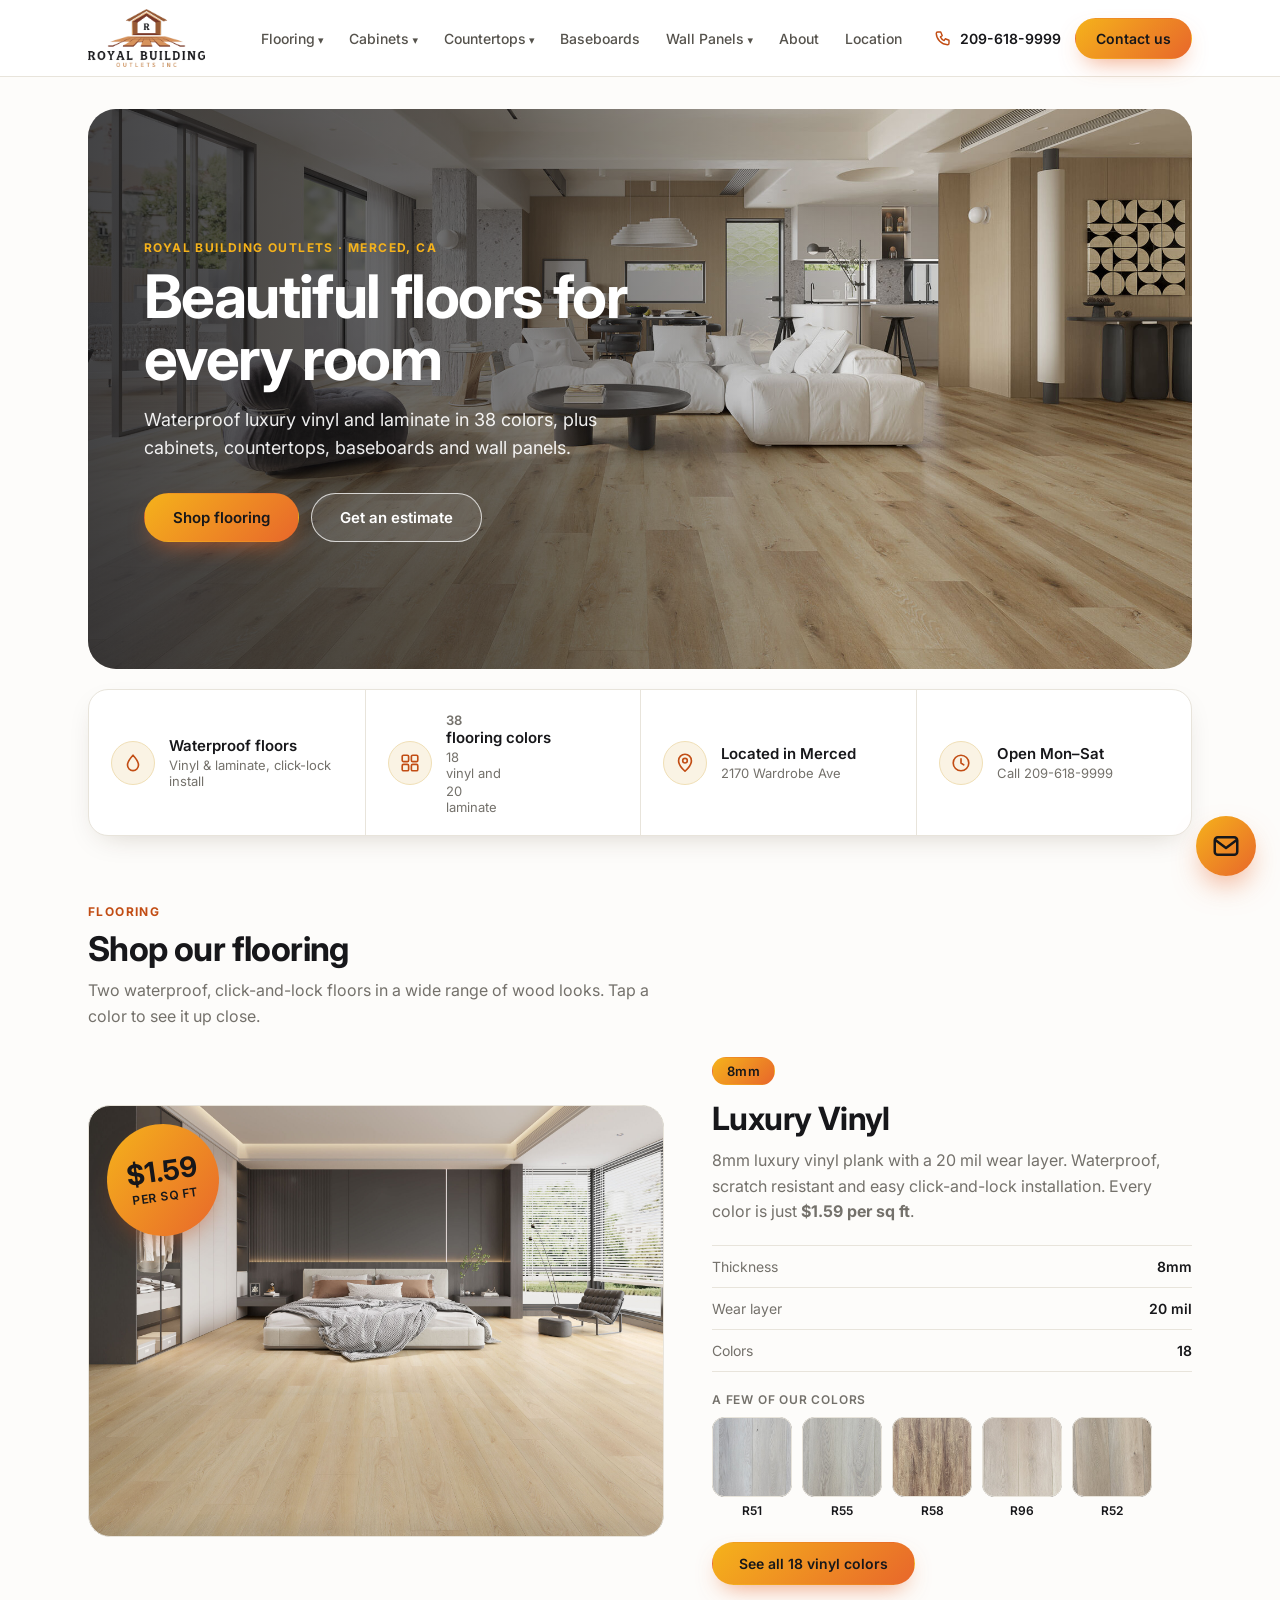
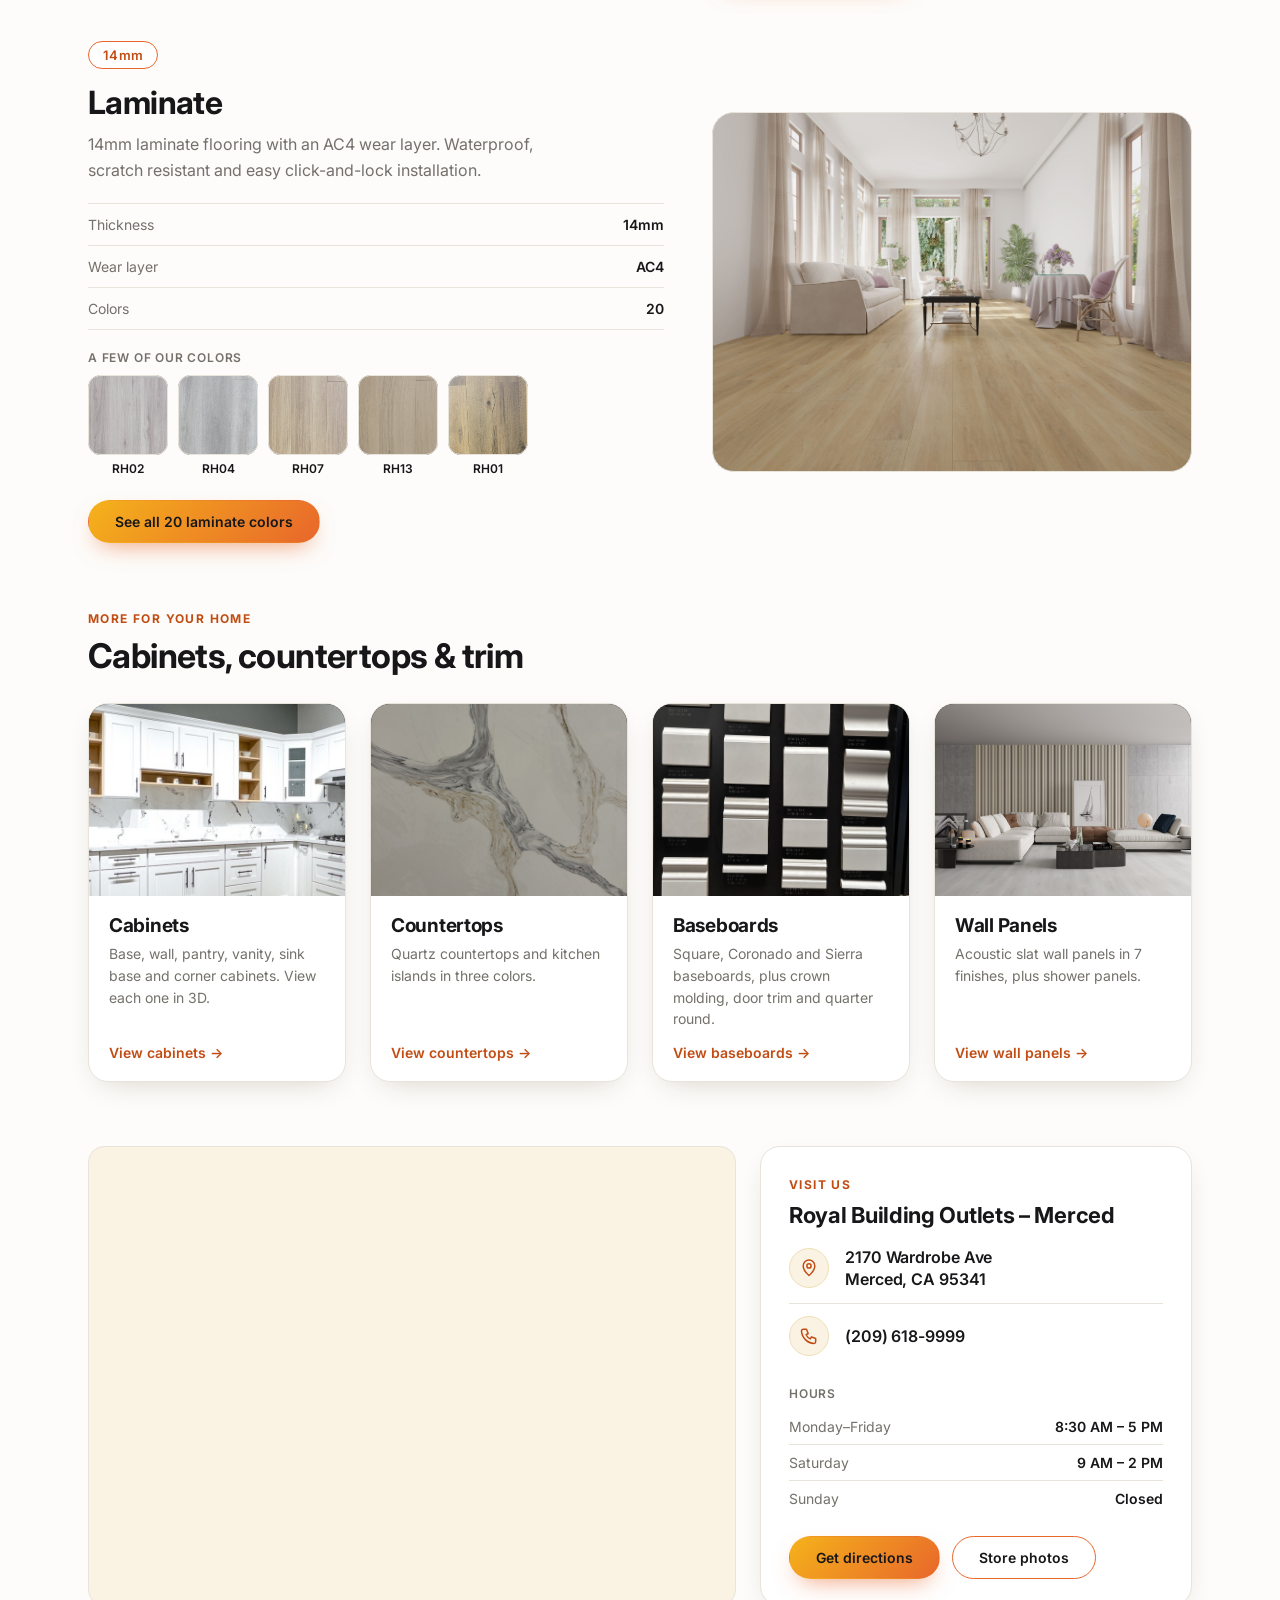
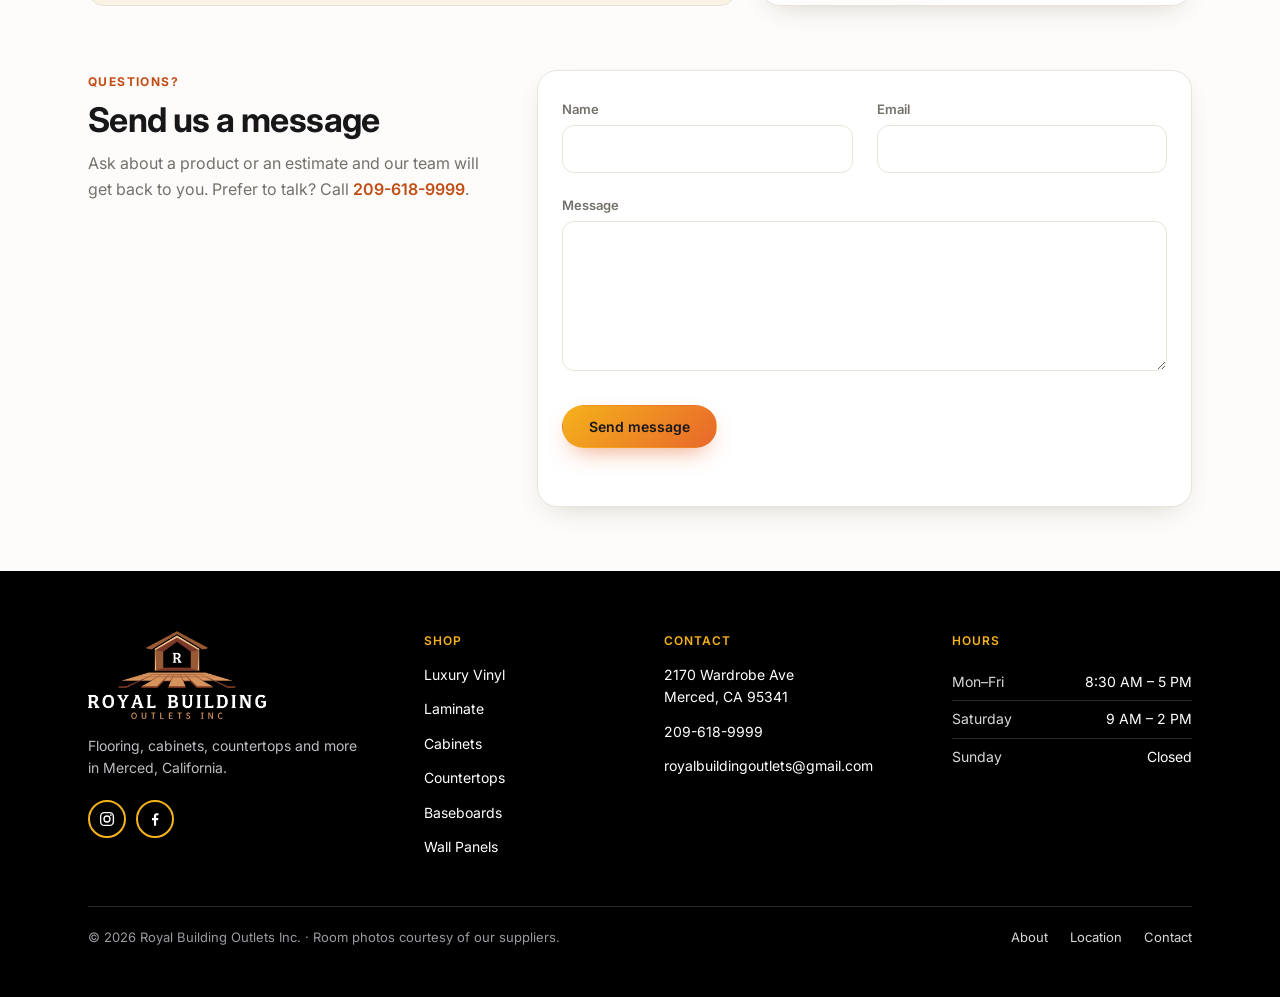
<file: index.html>
<!doctype html>
<html lang="en"><head><meta charset="utf-8"><meta name="viewport" content="width=device-width,initial-scale=1">
<meta name="robots" content="noindex, nofollow">
<title>Royal Building Outlets | Flooring, Cabinets &amp; Countertops in Merced, CA</title>
<meta name="description" content="Royal Building Outlets in Merced, CA: waterproof luxury vinyl and laminate flooring, kitchen and bath cabinets, quartz countertops, baseboards and wall panels. Visit our store in Merced or get an estimate.">
<link rel="canonical" href="https://www.royalbuildingoutlets.com/">
<meta property="og:type" content="website"><meta property="og:site_name" content="Royal Building Outlets">
<meta property="og:title" content="Royal Building Outlets | Flooring, Cabinets &amp; Countertops in Merced, CA"><meta property="og:description" content="Royal Building Outlets in Merced, CA: waterproof luxury vinyl and laminate flooring, kitchen and bath cabinets, quartz countertops, baseboards and wall panels. Visit our store in Merced or get an estimate.">
<meta property="og:url" content="https://www.royalbuildingoutlets.com/"><meta property="og:image" content="https://www.royalbuildingoutlets.com/images/Cata/web/room-07.jpg">
<meta name="theme-color" content="#ffffff">
<link rel="preconnect" href="https://fonts.googleapis.com"><link rel="preconnect" href="https://fonts.gstatic.com" crossorigin>
<link rel="stylesheet" href="https://fonts.googleapis.com/css2?family=Inter:wght@400;500;600;700&amp;display=swap">
<link rel="stylesheet" href="style.css?v=20261124"><link rel="icon" type="image/png" href="images/Logo/Logo.png"></head><body>

<a class="skip" href="#main">Skip to content</a>
<header><div class="wrap hwrap">
  <a class="logo" href="index.html"><img src="images/Logo/logo-light.png" alt="Royal Building Outlets Inc" width="1280" height="633"></a>
  <nav id="mainnav" aria-label="Main">
    <div class="dd">
      <a href="index.html#flooring">Flooring</a><button type="button" class="dd-toggle" aria-expanded="false" aria-label="Show flooring pages"></button>
      <div class="menu">
        <a href="vinyl.html"><b>Luxury Vinyl</b><span>8mm &middot; 20 mil wear layer &middot; $1.59/sq ft</span></a>
        <a href="laminate.html"><b>Laminate</b><span>14mm &middot; AC4 wear layer</span></a>
      </div>
    </div>
    <div class="dd">
      <a href="cabinets.html">Cabinets</a><button type="button" class="dd-toggle" aria-expanded="false" aria-label="Show cabinets pages"></button>
      <div class="menu">
        <a href="cabinets.html#base">Base</a>
        <a href="cabinets.html#wall">Wall</a>
        <a href="cabinets.html#pantry">Pantry</a>
        <a href="cabinets.html#vanity">Vanity</a>
        <a href="cabinets.html#sink-base">Sink Base</a>
        <a href="cabinets.html#corner">Corner</a>
      </div>
    </div>
    <div class="dd">
      <a href="countertops.html">Countertops</a><button type="button" class="dd-toggle" aria-expanded="false" aria-label="Show countertops pages"></button>
      <div class="menu">
        <a href="countertops.html#countertops">Countertops</a>
        <a href="countertops.html#islands">Islands</a>
      </div>
    </div>
    <a href="baseboards.html">Baseboards</a>
    <div class="dd">
      <a href="wall-panels.html">Wall Panels</a><button type="button" class="dd-toggle" aria-expanded="false" aria-label="Show wall panels pages"></button>
      <div class="menu">
        <a href="wall-panels.html#wall">Wall Panels</a>
        <a href="wall-panels.html#shower">Shower Panels</a>
      </div>
    </div>
    <a href="about.html">About</a>
    <a href="locations.html">Location</a>
    <a href="contact.html">Contact</a>
    <div class="nav-foot">
      <a class="btn solid txt" href="tel:+12096189999"><svg viewBox="0 0 24 24" aria-hidden="true"><path fill="none" stroke="currentColor" stroke-width="1.9" stroke-linecap="round" stroke-linejoin="round" d="M5 4h4l2 5-2.5 1.5a11 11 0 0 0 5 5L15 13l5 2v4a2 2 0 0 1-2 2A16 16 0 0 1 3 6a2 2 0 0 1 2-2z"/></svg>Call 209-618-9999</a>
      <p>Mon&ndash;Fri 8:30 AM&ndash;5 PM &middot; Sat 9 AM&ndash;2 PM<br>2170 Wardrobe Ave, Merced, CA</p>
    </div>
  </nav>
  <div class="hact">
    <a class="hphone" href="tel:+12096189999" aria-label="Call 209-618-9999"><svg viewBox="0 0 24 24" aria-hidden="true"><path fill="none" stroke="currentColor" stroke-width="1.9" stroke-linecap="round" stroke-linejoin="round" d="M5 4h4l2 5-2.5 1.5a11 11 0 0 0 5 5L15 13l5 2v4a2 2 0 0 1-2 2A16 16 0 0 1 3 6a2 2 0 0 1 2-2z"/></svg><span>209-618-9999</span></a>
    <a class="btn solid txt hcta" href="contact.html">Contact us</a>
    <button type="button" class="navbtn" aria-controls="mainnav" aria-expanded="false" aria-label="Open menu"><span></span></button>
  </div>
</div></header>

<main class="wrap" id="main">

  <!-- hero: who we are + main actions -->
  <section class="hero-sec">
    <div class="home-hero" style="background-image:url('images/Cata/web/room-07.jpg')">
      <div>
        <span class="eyebrow">Royal Building Outlets &middot; Merced, CA</span>
        <h1>Beautiful floors for every room</h1>
        <p>Waterproof luxury vinyl and laminate in <span data-count="flooring">37</span> colors, plus cabinets, countertops, baseboards and wall panels.</p>
        <div class="btn-row">
          <a href="#flooring" class="btn solid txt">Shop flooring</a>
          <a href="contact.html" class="btn txt ghost">Get an estimate</a>
        </div>
      </div>
    </div>

    <div class="facts">
      <div class="fact"><span class="cico"><svg viewBox="0 0 24 24" aria-hidden="true"><path fill="none" stroke="currentColor" stroke-width="1.8" stroke-linejoin="round" d="M12 3.5s6 6.4 6 10.8a6 6 0 0 1-12 0C6 9.9 12 3.5 12 3.5z"/></svg></span><div><b>Waterproof floors</b><span>Vinyl &amp; laminate, click-lock install</span></div></div>
      <div class="fact"><span class="cico"><svg viewBox="0 0 24 24" aria-hidden="true"><rect x="3.5" y="3.5" width="7" height="7" rx="1.5" fill="none" stroke="currentColor" stroke-width="1.8"/><rect x="13.5" y="3.5" width="7" height="7" rx="1.5" fill="none" stroke="currentColor" stroke-width="1.8"/><rect x="3.5" y="13.5" width="7" height="7" rx="1.5" fill="none" stroke="currentColor" stroke-width="1.8"/><rect x="13.5" y="13.5" width="7" height="7" rx="1.5" fill="none" stroke="currentColor" stroke-width="1.8"/></svg></span><div><b><span data-count="flooring">37</span> flooring colors</b><span><span data-count="vinyl">17</span> vinyl and <span data-count="laminate">20</span> laminate</span></div></div>
      <div class="fact"><span class="cico"><svg viewBox="0 0 24 24" aria-hidden="true"><path fill="none" stroke="currentColor" stroke-width="1.8" stroke-linecap="round" stroke-linejoin="round" d="M12 21s7-6.2 7-11.5A7 7 0 0 0 5 9.5C5 14.8 12 21 12 21z"/><circle cx="12" cy="9.5" r="2.5" fill="none" stroke="currentColor" stroke-width="1.8"/></svg></span><div><b>Located in Merced</b><a href="locations.html"><span>2170 Wardrobe Ave</span></a></div></div>
      <div class="fact"><span class="cico"><svg viewBox="0 0 24 24" aria-hidden="true"><circle cx="12" cy="12" r="8.5" fill="none" stroke="currentColor" stroke-width="1.8"/><path d="M12 7.5V12l3 2" fill="none" stroke="currentColor" stroke-width="1.8" stroke-linecap="round" stroke-linejoin="round"/></svg></span><div><b>Open Mon&ndash;Sat</b><a href="tel:+12096189999"><span>Call 209-618-9999</span></a></div></div>
    </div>
  </section>

  <!-- flooring: the main focus -->
  <section id="flooring">
    <div class="sec-head">
      <span class="eyebrow">Flooring</span>
      <h2>Shop our flooring</h2>
      <p>Two waterproof, click-and-lock floors in a wide range of wood looks. Tap a color to see it up close.</p>
    </div>

    <div class="floor-row">
      <a class="floor-photo" href="vinyl.html" aria-label="Shop luxury vinyl"><div class="img photo" role="img" aria-label="Bedroom with light oak luxury vinyl plank flooring" style="background-image:url('images/Cata/web/room-02.jpg')"><span class="price-sticker" aria-label="$1.59 per square foot"><span class="amt">$1.59</span><span class="per">per sq ft</span></span></div></a>
      <div class="floor-info">
        <span class="tag solid">8mm</span>
        <h3>Luxury Vinyl</h3>
        <p>8mm luxury vinyl plank with a 20 mil wear layer. Waterproof, scratch resistant and easy click-and-lock installation. Every color is just <b>$1.59 per sq ft</b>.</p>
        <div class="feat-specs">
          <div class="r"><span>Thickness</span><span>8mm</span></div>
          <div class="r"><span>Wear layer</span><span>20 mil</span></div>
          <div class="r"><span>Colors</span><span data-count="vinyl">17</span></div>
        </div>
        <div class="sw-label">A few of our colors</div>
        <div class="swatches" data-kind="vinyl">
          <a href="vinyl.html#R51"><div class="img photo" style="background-image:url('images/Flooring/web/R51.jpg')"></div>R51</a>
          <a href="vinyl.html#R55"><div class="img photo" style="background-image:url('images/Flooring/web/R55.jpg')"></div>R55</a>
          <a href="vinyl.html#R57"><div class="img photo" style="background-image:url('images/Flooring/web/R57.jpg')"></div>R57</a>
          <a href="vinyl.html#R58"><div class="img photo" style="background-image:url('images/Flooring/web/R58.jpg')"></div>R58</a>
          <a href="vinyl.html#R96"><div class="img photo" style="background-image:url('images/Flooring/web/R96.jpg')"></div>R96</a>
        </div>
        <a href="vinyl.html" class="btn solid txt">See all <span data-count="vinyl">17</span> vinyl colors</a>
      </div>
    </div>

    <div class="floor-row flip">
      <a class="floor-photo" href="laminate.html" aria-label="Shop laminate"><div class="img photo" role="img" aria-label="Bright living room with warm laminate plank flooring" style="background-image:url('images/Cata/web/room-05.jpg')"></div></a>
      <div class="floor-info">
        <span class="tag">14mm</span>
        <h3>Laminate</h3>
        <p>14mm laminate flooring with an AC4 wear layer. Waterproof, scratch resistant and easy click-and-lock installation.</p>
        <div class="feat-specs">
          <div class="r"><span>Thickness</span><span>14mm</span></div>
          <div class="r"><span>Wear layer</span><span>AC4</span></div>
          <div class="r"><span>Colors</span><span data-count="laminate">20</span></div>
        </div>
        <div class="sw-label">A few of our colors</div>
        <div class="swatches" data-kind="laminate">
          <a href="laminate.html#RH02"><div class="img photo" style="background-image:url('images/Flooring/web/RH02.jpg')"></div>RH02</a>
          <a href="laminate.html#RH04"><div class="img photo" style="background-image:url('images/Flooring/web/RH04.jpg')"></div>RH04</a>
          <a href="laminate.html#RH07"><div class="img photo" style="background-image:url('images/Flooring/web/RH07.jpg')"></div>RH07</a>
          <a href="laminate.html#RH11"><div class="img photo" style="background-image:url('images/Flooring/web/RH11.jpg')"></div>RH11</a>
          <a href="laminate.html#RH13"><div class="img photo" style="background-image:url('images/Flooring/web/RH13.jpg')"></div>RH13</a>
        </div>
        <a href="laminate.html" class="btn solid txt">See all <span data-count="laminate">20</span> laminate colors</a>
      </div>
    </div>
  </section>

  <!-- everything else we carry -->
  <section>
    <div class="sec-head">
      <span class="eyebrow">More for your home</span>
      <h2>Cabinets, countertops &amp; trim</h2>
    </div>
    <div class="grid g4 pcards">
      <a class="pcard" href="cabinets.html"><div class="img photo" role="img" aria-label="Kitchen with white shaker cabinets" style="background-image:url('images/Cabinets/banner.jpg')"></div><div class="pbody"><h3>Cabinets</h3><p>Base, wall, pantry, vanity, sink base and corner cabinets. View each one in 3D.</p><span class="more">View cabinets</span></div></a>
      <a class="pcard" href="countertops.html"><div class="img photo" role="img" aria-label="T307 quartz countertop close-up" style="background-image:url('images/Countertops/web/T307.jpg')"></div><div class="pbody"><h3>Countertops</h3><p>Quartz countertops and kitchen islands in three colors.</p><span class="more">View countertops</span></div></a>
      <a class="pcard" href="baseboards.html"><div class="img photo" role="img" aria-label="Baseboard profiles on a sample board" style="background-image:url('images/Baseboard/web/board-overview.jpg')"></div><div class="pbody"><h3>Baseboards</h3><p>Square, Coronado and Sierra baseboards, plus crown molding, door trim and quarter round.</p><span class="more">View baseboards</span></div></a>
      <a class="pcard" href="wall-panels.html"><div class="img photo" role="img" aria-label="Living room with an acoustic slat wall panel" style="background-image:url('images/Wall_Panels/web/2-room.jpg')"></div><div class="pbody"><h3>Wall Panels</h3><p>Acoustic slat wall panels in 7 finishes, plus shower panels.</p><span class="more">View wall panels</span></div></a>
    </div>
  </section>

  <!-- visit us -->
  <section>
    <div class="visit">
      <div class="mapwrap"><iframe src="https://www.google.com/maps?q=2170+Wardrobe+Ave,+Merced,+CA+95341&amp;z=15&amp;output=embed" title="Map showing 2170 Wardrobe Ave, Merced, CA" loading="lazy" referrerpolicy="no-referrer-when-downgrade" allowfullscreen></iframe></div>
      <div class="box vcard">
        <span class="eyebrow">Visit us</span>
        <h2>Royal Building Outlets &ndash; Merced</h2>
        <a class="crow" href="https://www.google.com/maps/search/?api=1&amp;query=2170+Wardrobe+Ave+Merced+CA+95341" target="_blank" rel="noopener">
          <span class="cico"><svg viewBox="0 0 24 24" aria-hidden="true"><path fill="none" stroke="currentColor" stroke-width="1.8" stroke-linecap="round" stroke-linejoin="round" d="M12 21s7-6.2 7-11.5A7 7 0 0 0 5 9.5C5 14.8 12 21 12 21z"/><circle cx="12" cy="9.5" r="2.5" fill="none" stroke="currentColor" stroke-width="1.8"/></svg></span>
          <span class="ctext"><span class="cval">2170 Wardrobe Ave<br>Merced, CA 95341</span></span>
        </a>
        <a class="crow" href="tel:+12096189999">
          <span class="cico"><svg viewBox="0 0 24 24" aria-hidden="true"><path fill="none" stroke="currentColor" stroke-width="1.8" stroke-linecap="round" stroke-linejoin="round" d="M5 4h4l2 5-2.5 1.5a11 11 0 0 0 5 5L15 13l5 2v4a2 2 0 0 1-2 2A16 16 0 0 1 3 6a2 2 0 0 1 2-2z"/></svg></span>
          <span class="ctext"><span class="cval">(209) 618-9999</span></span>
        </a>
        <div class="hours-title">Hours</div>
        <div class="hours"><div class="h"><span>Monday&ndash;Friday</span><span>8:30 AM &ndash; 5 PM</span></div><div class="h"><span>Saturday</span><span>9 AM &ndash; 2 PM</span></div><div class="h"><span>Sunday</span><span>Closed</span></div></div>
        <div class="btn-row"><a class="btn solid txt" href="https://www.google.com/maps/search/?api=1&amp;query=2170+Wardrobe+Ave+Merced+CA+95341" target="_blank" rel="noopener">Get directions</a><a class="btn txt" href="locations.html">Store photos</a></div>
      </div>
    </div>
  </section>

  <!-- message form -->
  <section>
    <div class="msg">
      <div class="msg-intro">
        <span class="eyebrow">Questions?</span>
        <h2>Send us a message</h2>
        <p>Ask about a product or an estimate and our team will get back to you. Prefer to talk? Call <a href="tel:+12096189999">209-618-9999</a>.</p>
      </div>
      <form class="box" data-contact novalidate>
        <input type="hidden" name="_subject" value="New message from the website">
        <input type="hidden" name="_template" value="table">
        <input type="hidden" name="_captcha" value="false">
        <input type="text" name="_honey" style="display:none" tabindex="-1" autocomplete="off">
        <div class="grid g2">
          <div>
            <label class="flabel" for="h-name">Name</label>
            <input class="field" id="h-name" name="name" required autocomplete="name">
          </div>
          <div>
            <label class="flabel" for="h-email">Email</label>
            <input class="field" id="h-email" name="email" type="email" required autocomplete="email">
          </div>
        </div>
        <label class="flabel" for="h-msg">Message</label>
        <textarea class="field area" id="h-msg" name="message" required></textarea>
        <button type="submit" class="btn solid txt">Send message</button>
        <div class="form-status" role="status" aria-live="polite"></div>
      </form>
    </div>
  </section>
</main>

<footer><div class="wrap">
  <div class="fgrid">
    <div class="fbrand"><a class="logo" href="index.html"><img src="images/Logo/Logo.png" alt="Royal Building Outlets Inc" width="1280" height="633"></a>
      <p>Flooring, cabinets, countertops and more in Merced, California.</p><span class="social"><a href="https://www.instagram.com/royalbuildingoutlets/" target="_blank" rel="noopener" aria-label="Instagram"><svg viewBox="0 0 24 24" aria-hidden="true"><rect x="3.5" y="3.5" width="17" height="17" rx="5" fill="none" stroke="currentColor" stroke-width="1.8"/><circle cx="12" cy="12" r="4" fill="none" stroke="currentColor" stroke-width="1.8"/><circle cx="17.2" cy="6.8" r="1.2" fill="currentColor"/></svg></a><a href="https://www.facebook.com/people/Royal-Build/pfbid0Puxi76APLGJigcukLMW54oCZdmjU9fzhBERXR9j2Nn4Rtbv2d5swnHq3gfGUP66rl/" target="_blank" rel="noopener" aria-label="Facebook"><svg viewBox="0 0 24 24" aria-hidden="true"><path fill="currentColor" d="M13.5 21v-7.5h2.6l.4-3h-3V8.6c0-.9.3-1.5 1.6-1.5h1.6V4.4c-.3 0-1.2-.1-2.3-.1-2.3 0-3.9 1.4-3.9 4v2.2H8v3h2.6V21h2.9z"/></svg></a></span></div>
    <div class="fcol"><h4>Shop</h4><a href="vinyl.html">Luxury Vinyl</a><a href="laminate.html">Laminate</a><a href="cabinets.html">Cabinets</a><a href="countertops.html">Countertops</a><a href="baseboards.html">Baseboards</a><a href="wall-panels.html">Wall Panels</a></div>
    <div class="fcol"><h4>Contact</h4><a href="https://www.google.com/maps/search/?api=1&amp;query=2170+Wardrobe+Ave+Merced+CA+95341" target="_blank" rel="noopener">2170 Wardrobe Ave<br>Merced, CA 95341</a><a href="tel:+12096189999">209-618-9999</a><a href="mailto:royalbuildingoutlets@gmail.com">royalbuildingoutlets@gmail.com</a></div>
    <div class="fcol"><h4>Hours</h4><div class="hrs"><span>Mon&ndash;Fri</span><span>8:30 AM &ndash; 5 PM</span></div><div class="hrs"><span>Saturday</span><span>9 AM &ndash; 2 PM</span></div><div class="hrs"><span>Sunday</span><span>Closed</span></div></div>
  </div>
  <div class="fbottom"><span>&copy; <span data-year>2026</span> Royal Building Outlets Inc. &middot; Room photos courtesy of our suppliers.</span><span class="flinks"><a href="about.html">About</a><a href="locations.html">Location</a><a href="contact.html">Contact</a></span></div>
</div></footer>

<a class="chat" href="mailto:royalbuildingoutlets@gmail.com" aria-label="Email us at royalbuildingoutlets@gmail.com" title="Email us"></a>
<script type="application/ld+json">
{"@context":"https://schema.org","@type":"HomeGoodsStore","name":"Royal Building Outlets Inc","url":"https://www.royalbuildingoutlets.com/",
 "logo":"https://www.royalbuildingoutlets.com/images/Logo/Logo.png","image":"https://www.royalbuildingoutlets.com/images/Store_Images/entrance-web.jpg",
 "telephone":"+1-209-618-9999","email":"royalbuildingoutlets@gmail.com",
 "address":{"@type":"PostalAddress","streetAddress":"2170 Wardrobe Ave","addressLocality":"Merced","addressRegion":"CA","postalCode":"95341","addressCountry":"US"},
 "openingHoursSpecification":[{"@type":"OpeningHoursSpecification","dayOfWeek":["Monday","Tuesday","Wednesday","Thursday","Friday"],"opens":"08:30","closes":"17:00"},
  {"@type":"OpeningHoursSpecification","dayOfWeek":"Saturday","opens":"09:00","closes":"14:00"}],
 "sameAs":["https://www.instagram.com/royalbuildingoutlets/"]}
</script>
<script src="contact-form.js?v=20261124"></script>
<script src="products.js?v=20261127"></script>
<script>
/* counts and color samples on this page follow products.txt */
loadProducts(function (P) {
  if (!P) return;
  document.querySelectorAll('.swatches[data-kind]').forEach(function (box) {
    var kind = box.getAttribute('data-kind'), page = kind + '.html', list = P[kind] || [], ok = {}, chosen = [];
    list.forEach(function (p) { if (p.inStock) ok[p.code] = 1; });
    // keep the hand-picked samples that are still listed and in stock, then top up from the list
    box.querySelectorAll('a').forEach(function (a) { var c = a.getAttribute('href').split('#')[1]; if (ok[c] && chosen.indexOf(c) < 0) chosen.push(c); });
    list.forEach(function (p) { if (chosen.length < 5 && p.inStock && chosen.indexOf(p.code) < 0) chosen.push(p.code); });
    box.innerHTML = chosen.slice(0, 5).map(function (c) {
      return '<a href="' + page + '#' + c + '"><div class="img photo" style="background-image:url(\'images/Flooring/web/' + c + '.jpg\')"></div>' + c + '</a>';
    }).join('');
  });
});
</script>
<script src="site.js?v=20261124"></script>
<script src="motion.js?v=20261124"></script>
</body></html>
</file>
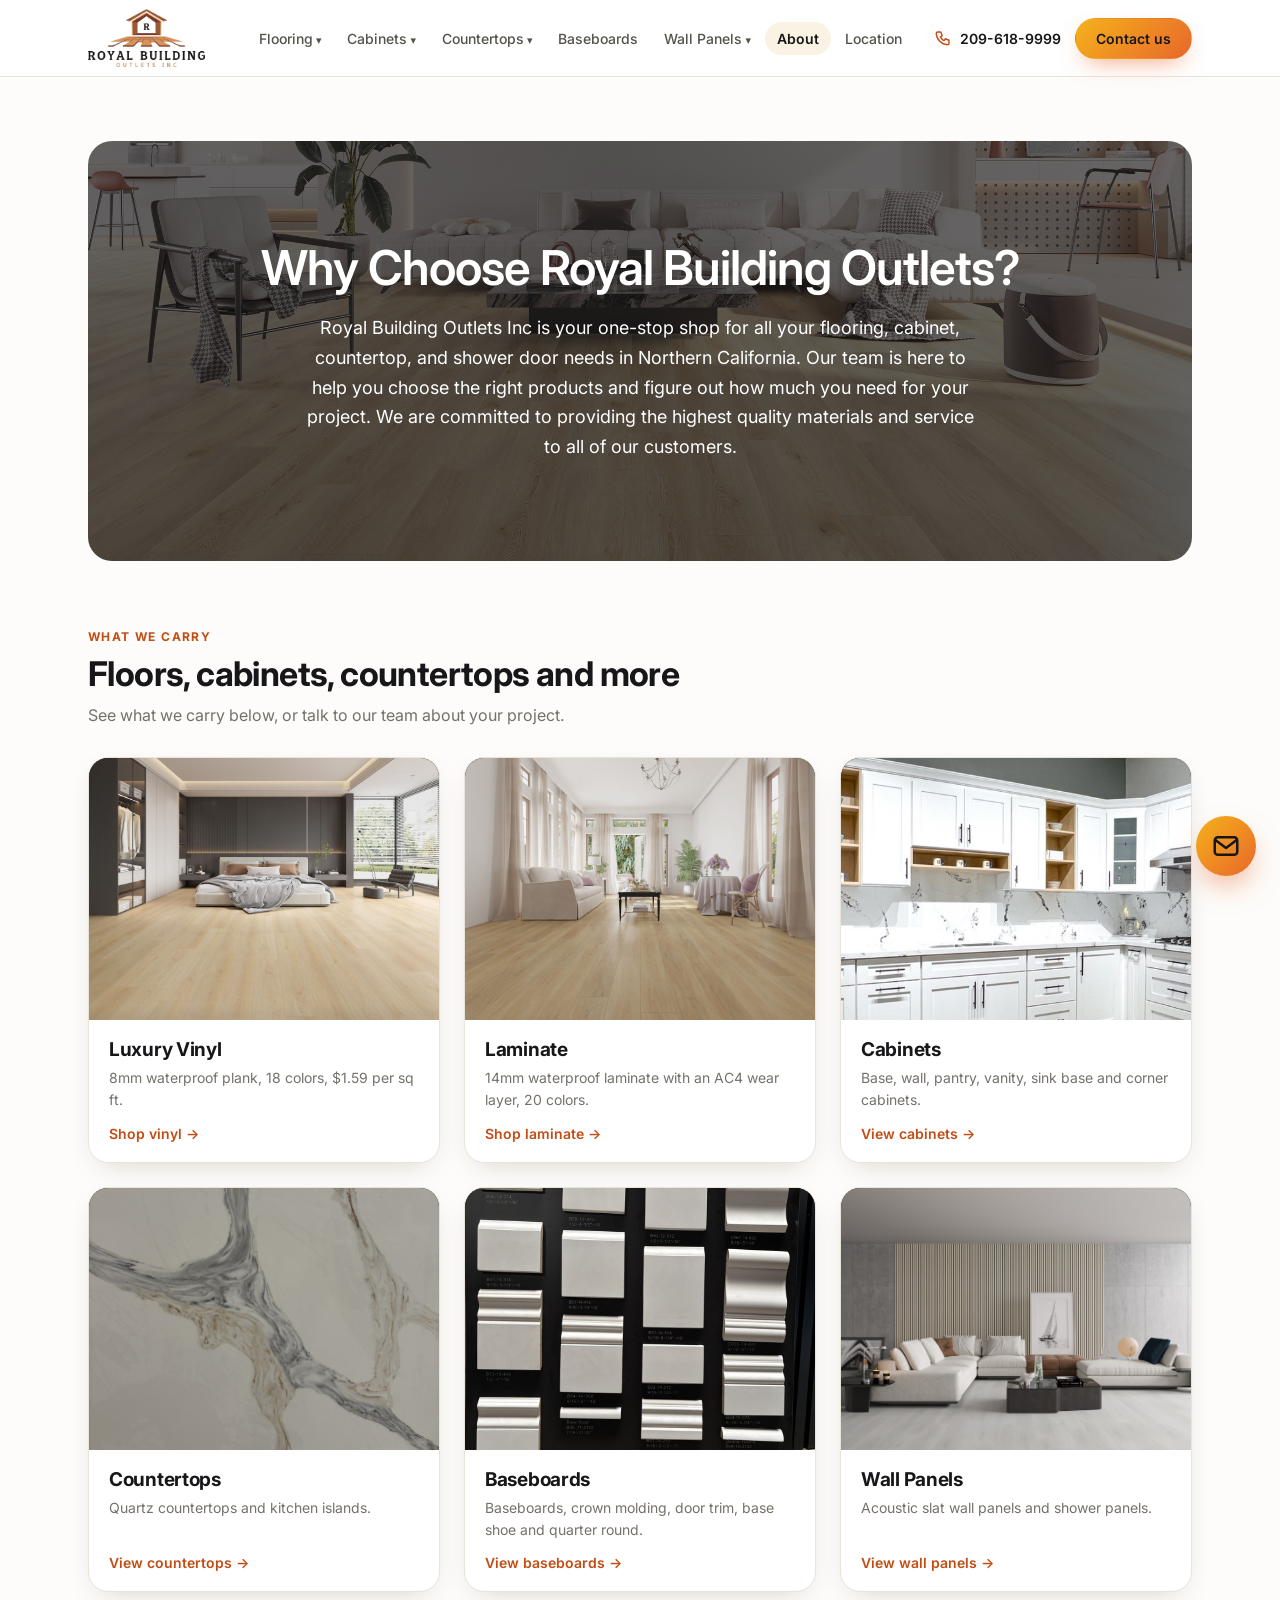
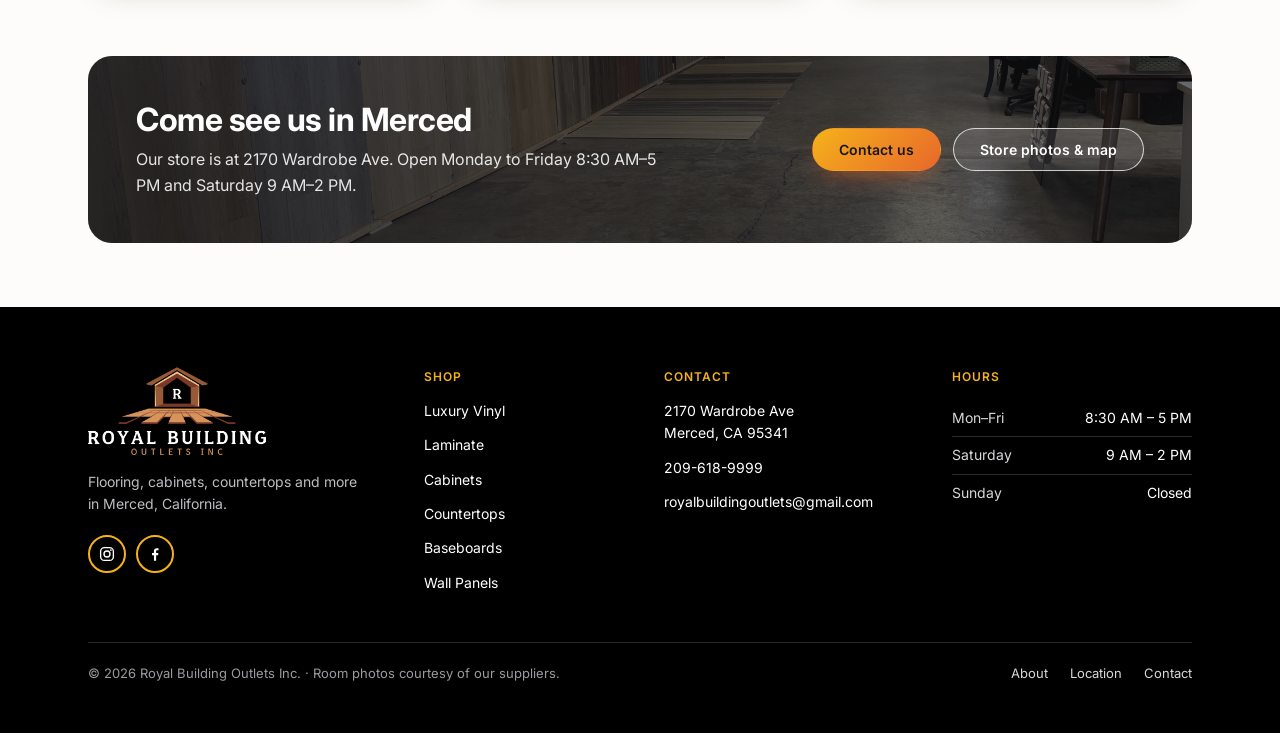
<file: about.html>
<!doctype html>
<html lang="en"><head><meta charset="utf-8"><meta name="viewport" content="width=device-width,initial-scale=1">
<meta name="robots" content="noindex, nofollow">
<title>About Us | Royal Building Outlets, Merced CA</title>
<meta name="description" content="Royal Building Outlets Inc is a one-stop shop for flooring, cabinets, countertops and more in Merced, CA.">
<link rel="canonical" href="https://www.royalbuildingoutlets.com/about.html">
<meta property="og:type" content="website"><meta property="og:site_name" content="Royal Building Outlets">
<meta property="og:title" content="About Us | Royal Building Outlets, Merced CA"><meta property="og:description" content="Royal Building Outlets Inc is a one-stop shop for flooring, cabinets, countertops and more in Merced, CA.">
<meta property="og:url" content="https://www.royalbuildingoutlets.com/about.html"><meta property="og:image" content="https://www.royalbuildingoutlets.com/images/Cata/web/room-08.jpg">
<meta name="theme-color" content="#ffffff">
<link rel="preconnect" href="https://fonts.googleapis.com"><link rel="preconnect" href="https://fonts.gstatic.com" crossorigin>
<link rel="stylesheet" href="https://fonts.googleapis.com/css2?family=Inter:wght@400;500;600;700&amp;display=swap">
<link rel="stylesheet" href="style.css?v=20261124"><link rel="icon" type="image/png" href="images/Logo/Logo.png"></head><body>

<a class="skip" href="#main">Skip to content</a>
<header><div class="wrap hwrap">
  <a class="logo" href="index.html"><img src="images/Logo/logo-light.png" alt="Royal Building Outlets Inc" width="1280" height="633"></a>
  <nav id="mainnav" aria-label="Main">
    <div class="dd">
      <a href="index.html#flooring">Flooring</a><button type="button" class="dd-toggle" aria-expanded="false" aria-label="Show flooring pages"></button>
      <div class="menu">
        <a href="vinyl.html"><b>Luxury Vinyl</b><span>8mm &middot; 20 mil wear layer &middot; $1.59/sq ft</span></a>
        <a href="laminate.html"><b>Laminate</b><span>14mm &middot; AC4 wear layer</span></a>
      </div>
    </div>
    <div class="dd">
      <a href="cabinets.html">Cabinets</a><button type="button" class="dd-toggle" aria-expanded="false" aria-label="Show cabinets pages"></button>
      <div class="menu">
        <a href="cabinets.html#base">Base</a>
        <a href="cabinets.html#wall">Wall</a>
        <a href="cabinets.html#pantry">Pantry</a>
        <a href="cabinets.html#vanity">Vanity</a>
        <a href="cabinets.html#sink-base">Sink Base</a>
        <a href="cabinets.html#corner">Corner</a>
      </div>
    </div>
    <div class="dd">
      <a href="countertops.html">Countertops</a><button type="button" class="dd-toggle" aria-expanded="false" aria-label="Show countertops pages"></button>
      <div class="menu">
        <a href="countertops.html#countertops">Countertops</a>
        <a href="countertops.html#islands">Islands</a>
      </div>
    </div>
    <a href="baseboards.html">Baseboards</a>
    <div class="dd">
      <a href="wall-panels.html">Wall Panels</a><button type="button" class="dd-toggle" aria-expanded="false" aria-label="Show wall panels pages"></button>
      <div class="menu">
        <a href="wall-panels.html#wall">Wall Panels</a>
        <a href="wall-panels.html#shower">Shower Panels</a>
      </div>
    </div>
    <a href="about.html" class="here" aria-current="page">About</a>
    <a href="locations.html">Location</a>
    <a href="contact.html">Contact</a>
    <div class="nav-foot">
      <a class="btn solid txt" href="tel:+12096189999"><svg viewBox="0 0 24 24" aria-hidden="true"><path fill="none" stroke="currentColor" stroke-width="1.9" stroke-linecap="round" stroke-linejoin="round" d="M5 4h4l2 5-2.5 1.5a11 11 0 0 0 5 5L15 13l5 2v4a2 2 0 0 1-2 2A16 16 0 0 1 3 6a2 2 0 0 1 2-2z"/></svg>Call 209-618-9999</a>
      <p>Mon&ndash;Fri 8:30 AM&ndash;5 PM &middot; Sat 9 AM&ndash;2 PM<br>2170 Wardrobe Ave, Merced, CA</p>
    </div>
  </nav>
  <div class="hact">
    <a class="hphone" href="tel:+12096189999" aria-label="Call 209-618-9999"><svg viewBox="0 0 24 24" aria-hidden="true"><path fill="none" stroke="currentColor" stroke-width="1.9" stroke-linecap="round" stroke-linejoin="round" d="M5 4h4l2 5-2.5 1.5a11 11 0 0 0 5 5L15 13l5 2v4a2 2 0 0 1-2 2A16 16 0 0 1 3 6a2 2 0 0 1 2-2z"/></svg><span>209-618-9999</span></a>
    <a class="btn solid txt hcta" href="contact.html">Contact us</a>
    <button type="button" class="navbtn" aria-controls="mainnav" aria-expanded="false" aria-label="Open menu"><span></span></button>
  </div>
</div></header>

<main class="wrap" id="main">
  <section>
    <div class="about-hero" style="--about-img:url('images/Cata/web/room-08.jpg')">
      <div>
        <h1>Why Choose Royal Building Outlets?</h1>
        <p>Royal Building Outlets Inc is your one-stop shop for all your flooring, cabinet, countertop, and shower door needs in Northern California. Our team is here to help you choose the right products and figure out how much you need for your project. We are committed to providing the highest quality materials and service to all of our customers.</p>
      </div>
    </div>
  </section>

  <section>
    <div class="sec-head">
      <span class="eyebrow">What we carry</span>
      <h2>Floors, cabinets, countertops and more</h2>
      <p>See what we carry below, or talk to our team about your project.</p>
    </div>
    <div class="grid g3 pcards">
      <a class="pcard" href="vinyl.html"><div class="img photo" role="img" aria-label="Bedroom with luxury vinyl plank flooring" style="background-image:url('images/Cata/web/room-02.jpg')"></div><div class="pbody"><h3>Luxury Vinyl</h3><p>8mm waterproof plank, <span data-count="vinyl">17</span> colors, $1.59 per sq ft.</p><span class="more">Shop vinyl</span></div></a>
      <a class="pcard" href="laminate.html"><div class="img photo" role="img" aria-label="Living room with laminate flooring" style="background-image:url('images/Cata/web/room-05.jpg')"></div><div class="pbody"><h3>Laminate</h3><p>14mm waterproof laminate with an AC4 wear layer, <span data-count="laminate">20</span> colors.</p><span class="more">Shop laminate</span></div></a>
      <a class="pcard" href="cabinets.html"><div class="img photo" role="img" aria-label="Kitchen with white shaker cabinets" style="background-image:url('images/Cabinets/banner.jpg')"></div><div class="pbody"><h3>Cabinets</h3><p>Base, wall, pantry, vanity, sink base and corner cabinets.</p><span class="more">View cabinets</span></div></a>
      <a class="pcard" href="countertops.html"><div class="img photo" role="img" aria-label="T307 quartz countertop close-up" style="background-image:url('images/Countertops/web/T307.jpg')"></div><div class="pbody"><h3>Countertops</h3><p>Quartz countertops and kitchen islands.</p><span class="more">View countertops</span></div></a>
      <a class="pcard" href="baseboards.html"><div class="img photo" role="img" aria-label="Baseboard profiles on a sample board" style="background-image:url('images/Baseboard/web/board-overview.jpg')"></div><div class="pbody"><h3>Baseboards</h3><p>Baseboards, crown molding, door trim, base shoe and quarter round.</p><span class="more">View baseboards</span></div></a>
      <a class="pcard" href="wall-panels.html"><div class="img photo" role="img" aria-label="Living room with an acoustic slat wall panel" style="background-image:url('images/Wall_Panels/web/2-room.jpg')"></div><div class="pbody"><h3>Wall Panels</h3><p>Acoustic slat wall panels and shower panels.</p><span class="more">View wall panels</span></div></a>
    </div>
  </section>

  <section class="cta-band" style="--cta-img:url('images/Store_Images/store.jpg')">
    <div><h2>Come see us in Merced</h2><p>Our store is at 2170 Wardrobe Ave. Open Monday to Friday 8:30 AM&ndash;5 PM and Saturday 9 AM&ndash;2 PM.</p></div>
    <div class="btn-row"><a class="btn solid txt" href="contact.html">Contact us</a><a class="btn txt ghost" href="locations.html">Store photos &amp; map</a></div>
  </section>
</main>

<footer><div class="wrap">
  <div class="fgrid">
    <div class="fbrand"><a class="logo" href="index.html"><img src="images/Logo/Logo.png" alt="Royal Building Outlets Inc" width="1280" height="633"></a>
      <p>Flooring, cabinets, countertops and more in Merced, California.</p><span class="social"><a href="https://www.instagram.com/royalbuildingoutlets/" target="_blank" rel="noopener" aria-label="Instagram"><svg viewBox="0 0 24 24" aria-hidden="true"><rect x="3.5" y="3.5" width="17" height="17" rx="5" fill="none" stroke="currentColor" stroke-width="1.8"/><circle cx="12" cy="12" r="4" fill="none" stroke="currentColor" stroke-width="1.8"/><circle cx="17.2" cy="6.8" r="1.2" fill="currentColor"/></svg></a><a href="https://www.facebook.com/people/Royal-Build/pfbid0Puxi76APLGJigcukLMW54oCZdmjU9fzhBERXR9j2Nn4Rtbv2d5swnHq3gfGUP66rl/" target="_blank" rel="noopener" aria-label="Facebook"><svg viewBox="0 0 24 24" aria-hidden="true"><path fill="currentColor" d="M13.5 21v-7.5h2.6l.4-3h-3V8.6c0-.9.3-1.5 1.6-1.5h1.6V4.4c-.3 0-1.2-.1-2.3-.1-2.3 0-3.9 1.4-3.9 4v2.2H8v3h2.6V21h2.9z"/></svg></a></span></div>
    <div class="fcol"><h4>Shop</h4><a href="vinyl.html">Luxury Vinyl</a><a href="laminate.html">Laminate</a><a href="cabinets.html">Cabinets</a><a href="countertops.html">Countertops</a><a href="baseboards.html">Baseboards</a><a href="wall-panels.html">Wall Panels</a></div>
    <div class="fcol"><h4>Contact</h4><a href="https://www.google.com/maps/search/?api=1&amp;query=2170+Wardrobe+Ave+Merced+CA+95341" target="_blank" rel="noopener">2170 Wardrobe Ave<br>Merced, CA 95341</a><a href="tel:+12096189999">209-618-9999</a><a href="mailto:royalbuildingoutlets@gmail.com">royalbuildingoutlets@gmail.com</a></div>
    <div class="fcol"><h4>Hours</h4><div class="hrs"><span>Mon&ndash;Fri</span><span>8:30 AM &ndash; 5 PM</span></div><div class="hrs"><span>Saturday</span><span>9 AM &ndash; 2 PM</span></div><div class="hrs"><span>Sunday</span><span>Closed</span></div></div>
  </div>
  <div class="fbottom"><span>&copy; <span data-year>2026</span> Royal Building Outlets Inc. &middot; Room photos courtesy of our suppliers.</span><span class="flinks"><a href="about.html">About</a><a href="locations.html">Location</a><a href="contact.html">Contact</a></span></div>
</div></footer>
<a class="chat" href="mailto:royalbuildingoutlets@gmail.com" aria-label="Email us at royalbuildingoutlets@gmail.com" title="Email us"></a>
<script src="products.js?v=20261127"></script>
<script>loadProducts(function () {});</script>
<script src="site.js?v=20261124"></script>
<script src="motion.js?v=20261124"></script>
</body></html>
</file>
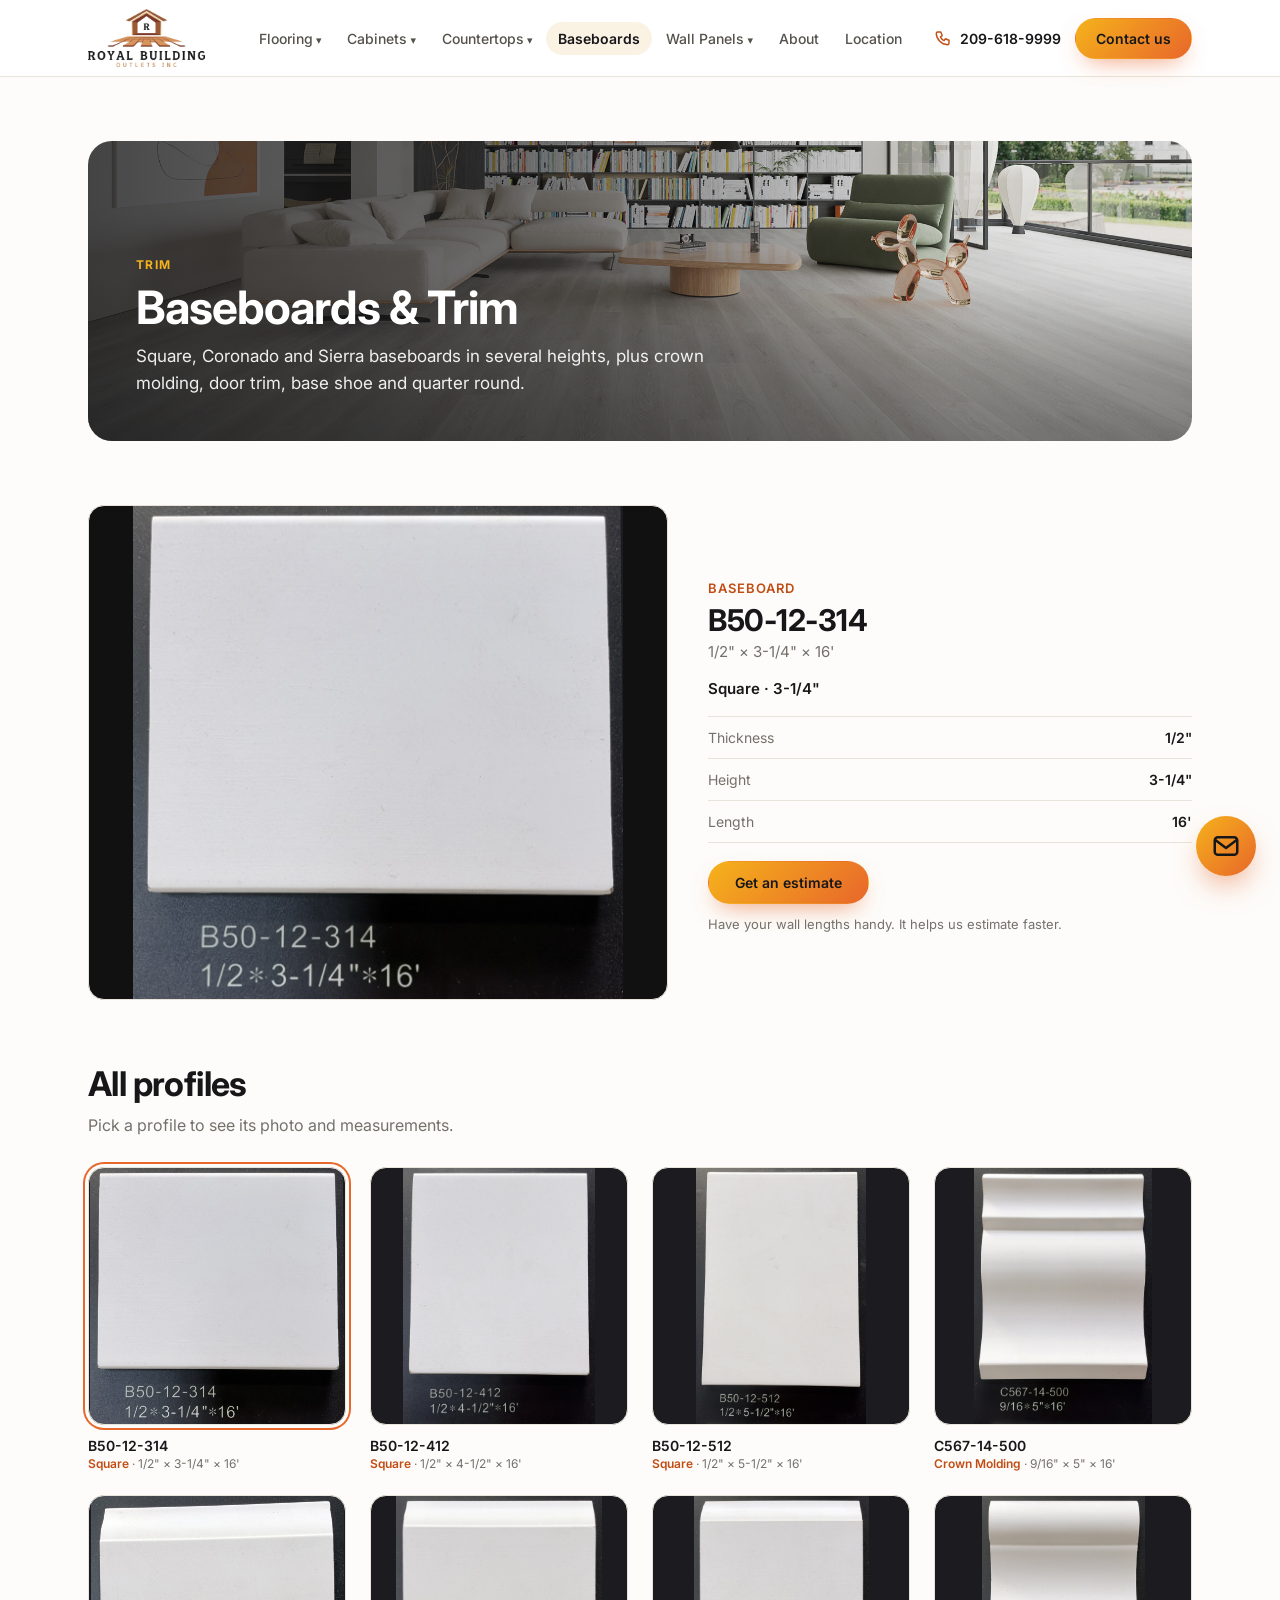
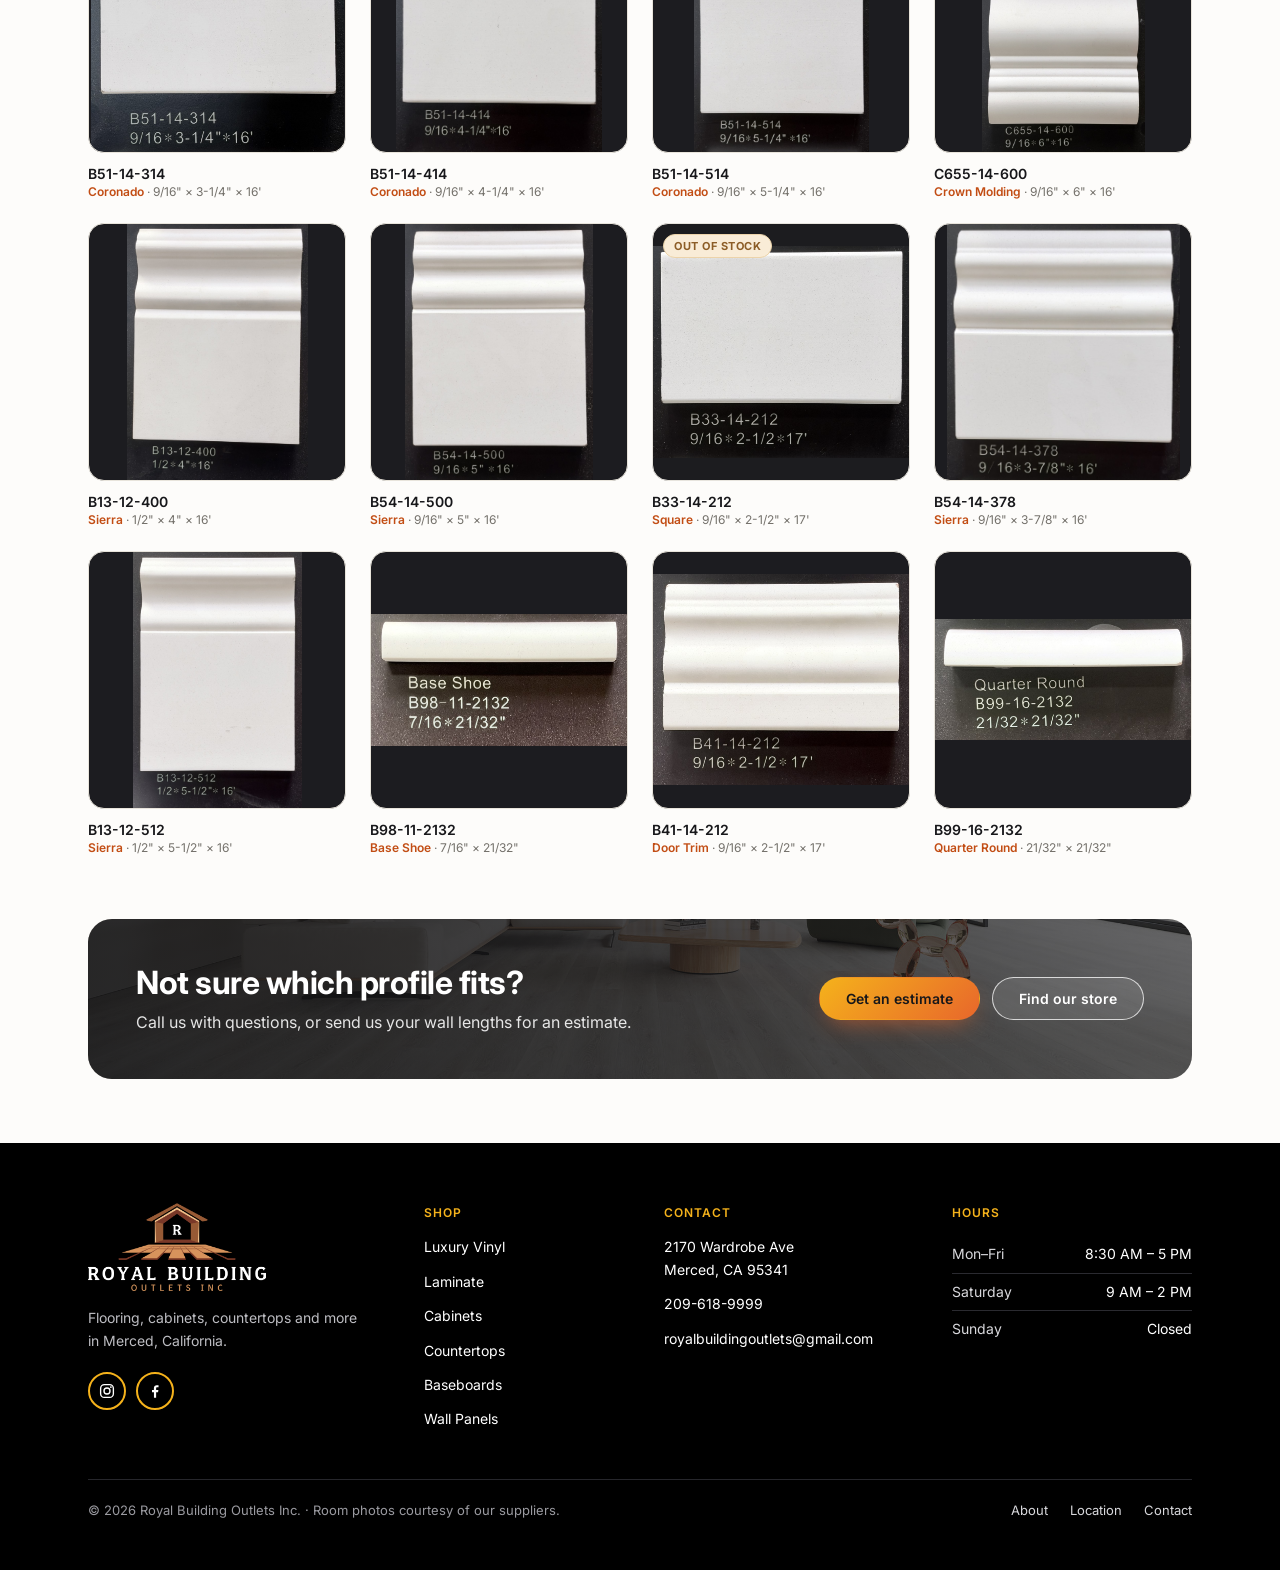
<file: baseboards.html>
<!doctype html>
<html lang="en"><head><meta charset="utf-8"><meta name="viewport" content="width=device-width,initial-scale=1">
<meta name="robots" content="noindex, nofollow">
<title>Baseboards &amp; Trim | Royal Building Outlets, Merced CA</title>
<meta name="description" content="Baseboards in square, Coronado and Sierra profiles, plus crown molding, door trim, base shoe and quarter round. Royal Building Outlets, Merced, CA.">
<link rel="canonical" href="https://www.royalbuildingoutlets.com/baseboards.html">
<meta property="og:type" content="website"><meta property="og:site_name" content="Royal Building Outlets">
<meta property="og:title" content="Baseboards &amp; Trim | Royal Building Outlets, Merced CA"><meta property="og:description" content="Baseboards in square, Coronado and Sierra profiles, plus crown molding, door trim, base shoe and quarter round. Royal Building Outlets, Merced, CA.">
<meta property="og:url" content="https://www.royalbuildingoutlets.com/baseboards.html"><meta property="og:image" content="https://www.royalbuildingoutlets.com/images/Cata/web/room-04.jpg">
<meta name="theme-color" content="#ffffff">
<link rel="preconnect" href="https://fonts.googleapis.com"><link rel="preconnect" href="https://fonts.gstatic.com" crossorigin>
<link rel="stylesheet" href="https://fonts.googleapis.com/css2?family=Inter:wght@400;500;600;700&amp;display=swap">
<link rel="stylesheet" href="style.css?v=20261124"><link rel="icon" type="image/png" href="images/Logo/Logo.png"></head><body>

<a class="skip" href="#main">Skip to content</a>
<header><div class="wrap hwrap">
  <a class="logo" href="index.html"><img src="images/Logo/logo-light.png" alt="Royal Building Outlets Inc" width="1280" height="633"></a>
  <nav id="mainnav" aria-label="Main">
    <div class="dd">
      <a href="index.html#flooring">Flooring</a><button type="button" class="dd-toggle" aria-expanded="false" aria-label="Show flooring pages"></button>
      <div class="menu">
        <a href="vinyl.html"><b>Luxury Vinyl</b><span>8mm &middot; 20 mil wear layer &middot; $1.59/sq ft</span></a>
        <a href="laminate.html"><b>Laminate</b><span>14mm &middot; AC4 wear layer</span></a>
      </div>
    </div>
    <div class="dd">
      <a href="cabinets.html">Cabinets</a><button type="button" class="dd-toggle" aria-expanded="false" aria-label="Show cabinets pages"></button>
      <div class="menu">
        <a href="cabinets.html#base">Base</a>
        <a href="cabinets.html#wall">Wall</a>
        <a href="cabinets.html#pantry">Pantry</a>
        <a href="cabinets.html#vanity">Vanity</a>
        <a href="cabinets.html#sink-base">Sink Base</a>
        <a href="cabinets.html#corner">Corner</a>
      </div>
    </div>
    <div class="dd">
      <a href="countertops.html">Countertops</a><button type="button" class="dd-toggle" aria-expanded="false" aria-label="Show countertops pages"></button>
      <div class="menu">
        <a href="countertops.html#countertops">Countertops</a>
        <a href="countertops.html#islands">Islands</a>
      </div>
    </div>
    <a href="baseboards.html" class="here" aria-current="page">Baseboards</a>
    <div class="dd">
      <a href="wall-panels.html">Wall Panels</a><button type="button" class="dd-toggle" aria-expanded="false" aria-label="Show wall panels pages"></button>
      <div class="menu">
        <a href="wall-panels.html#wall">Wall Panels</a>
        <a href="wall-panels.html#shower">Shower Panels</a>
      </div>
    </div>
    <a href="about.html">About</a>
    <a href="locations.html">Location</a>
    <a href="contact.html">Contact</a>
    <div class="nav-foot">
      <a class="btn solid txt" href="tel:+12096189999"><svg viewBox="0 0 24 24" aria-hidden="true"><path fill="none" stroke="currentColor" stroke-width="1.9" stroke-linecap="round" stroke-linejoin="round" d="M5 4h4l2 5-2.5 1.5a11 11 0 0 0 5 5L15 13l5 2v4a2 2 0 0 1-2 2A16 16 0 0 1 3 6a2 2 0 0 1 2-2z"/></svg>Call 209-618-9999</a>
      <p>Mon&ndash;Fri 8:30 AM&ndash;5 PM &middot; Sat 9 AM&ndash;2 PM<br>2170 Wardrobe Ave, Merced, CA</p>
    </div>
  </nav>
  <div class="hact">
    <a class="hphone" href="tel:+12096189999" aria-label="Call 209-618-9999"><svg viewBox="0 0 24 24" aria-hidden="true"><path fill="none" stroke="currentColor" stroke-width="1.9" stroke-linecap="round" stroke-linejoin="round" d="M5 4h4l2 5-2.5 1.5a11 11 0 0 0 5 5L15 13l5 2v4a2 2 0 0 1-2 2A16 16 0 0 1 3 6a2 2 0 0 1 2-2z"/></svg><span>209-618-9999</span></a>
    <a class="btn solid txt hcta" href="contact.html">Contact us</a>
    <button type="button" class="navbtn" aria-controls="mainnav" aria-expanded="false" aria-label="Open menu"><span></span></button>
  </div>
</div></header>

<main class="wrap" id="main">
  <section><div class="page-hero" style="background-image:url('images/Cata/web/room-04.jpg')"><div><span class="eyebrow">Trim</span><h1>Baseboards &amp; Trim</h1><p>Square, Coronado and Sierra baseboards in several heights, plus crown molding, door trim, base shoe and quarter round.</p></div></div></section>

  <!-- selected profile: photo left, details right -->
  <section>
    <div class="colorfeat">
      <div>
        <div class="img viewer-ph photo" id="featimg" role="img" aria-label="Baseboard"></div>
        <div class="sidethumbs" id="sidethumbs"></div>
      </div>
      <div class="info">
        <div class="bb-title" id="bbtitle"></div>
        <div class="oos-note" id="bbstock" hidden>Out of stock</div>
        <div class="bb-code" id="bbcode"></div>
        <div class="bb-size" id="bbsize"></div>
        <div class="bb-style" id="bbstyle"></div>
        <div class="bb-specs">
          <div class="r"><span>Thickness</span><span id="bbt"></span></div>
          <div class="r"><span>Height</span><span id="bbh"></span></div>
          <div class="r"><span>Length</span><span id="bbl"></span></div>
        </div>
        <a class="btn solid txt" id="estimate" href="contact.html?topic=Baseboards">Get an estimate</a>
        <p class="est-hint">Have your wall lengths handy. It helps us estimate faster.</p>
      </div>
    </div>
  </section>

  <!-- all profiles -->
  <section id="profiles">
    <div class="sec-head"><h2>All profiles</h2><p>Pick a profile to see its photo and measurements.</p></div>
    <div class="grid g4 colorgrid" id="colorgrid"></div>
    <p class="grid-note" data-products-error hidden></p>
  </section>

  <section class="cta-band" style="--cta-img:url('images/Cata/web/room-04.jpg')">
    <div><h2>Not sure which profile fits?</h2><p>Call us with questions, or send us your wall lengths for an estimate.</p></div>
    <div class="btn-row"><a class="btn solid txt" href="contact.html?topic=Baseboards">Get an estimate</a><a class="btn txt ghost" href="locations.html">Find our store</a></div>
  </section>

</main>

<footer><div class="wrap">
  <div class="fgrid">
    <div class="fbrand"><a class="logo" href="index.html"><img src="images/Logo/Logo.png" alt="Royal Building Outlets Inc" width="1280" height="633"></a>
      <p>Flooring, cabinets, countertops and more in Merced, California.</p><span class="social"><a href="https://www.instagram.com/royalbuildingoutlets/" target="_blank" rel="noopener" aria-label="Instagram"><svg viewBox="0 0 24 24" aria-hidden="true"><rect x="3.5" y="3.5" width="17" height="17" rx="5" fill="none" stroke="currentColor" stroke-width="1.8"/><circle cx="12" cy="12" r="4" fill="none" stroke="currentColor" stroke-width="1.8"/><circle cx="17.2" cy="6.8" r="1.2" fill="currentColor"/></svg></a><a href="https://www.facebook.com/people/Royal-Build/pfbid0Puxi76APLGJigcukLMW54oCZdmjU9fzhBERXR9j2Nn4Rtbv2d5swnHq3gfGUP66rl/" target="_blank" rel="noopener" aria-label="Facebook"><svg viewBox="0 0 24 24" aria-hidden="true"><path fill="currentColor" d="M13.5 21v-7.5h2.6l.4-3h-3V8.6c0-.9.3-1.5 1.6-1.5h1.6V4.4c-.3 0-1.2-.1-2.3-.1-2.3 0-3.9 1.4-3.9 4v2.2H8v3h2.6V21h2.9z"/></svg></a></span></div>
    <div class="fcol"><h4>Shop</h4><a href="vinyl.html">Luxury Vinyl</a><a href="laminate.html">Laminate</a><a href="cabinets.html">Cabinets</a><a href="countertops.html">Countertops</a><a href="baseboards.html">Baseboards</a><a href="wall-panels.html">Wall Panels</a></div>
    <div class="fcol"><h4>Contact</h4><a href="https://www.google.com/maps/search/?api=1&amp;query=2170+Wardrobe+Ave+Merced+CA+95341" target="_blank" rel="noopener">2170 Wardrobe Ave<br>Merced, CA 95341</a><a href="tel:+12096189999">209-618-9999</a><a href="mailto:royalbuildingoutlets@gmail.com">royalbuildingoutlets@gmail.com</a></div>
    <div class="fcol"><h4>Hours</h4><div class="hrs"><span>Mon&ndash;Fri</span><span>8:30 AM &ndash; 5 PM</span></div><div class="hrs"><span>Saturday</span><span>9 AM &ndash; 2 PM</span></div><div class="hrs"><span>Sunday</span><span>Closed</span></div></div>
  </div>
  <div class="fbottom"><span>&copy; <span data-year>2026</span> Royal Building Outlets Inc. &middot; Room photos courtesy of our suppliers.</span><span class="flinks"><a href="about.html">About</a><a href="locations.html">Location</a><a href="contact.html">Contact</a></span></div>
</div></footer>
<a class="chat" href="mailto:royalbuildingoutlets@gmail.com" aria-label="Email us at royalbuildingoutlets@gmail.com" title="Email us"></a>

<script src="products.js?v=20261127"></script>
<script>
loadProducts(function (PR) {
  /* the list of profiles and their stock comes from products.txt */
  /* c = product code, t / h = thickness / height in inches, ts / hs / L = display text,
     img = photo in images/Baseboard_02/web (the code is on the display board under each piece) */
  var DIR = 'images/Baseboard_02/crop/';  /* one cropped, straightened photo per profile, named by product code */
  var BASE = /^(square|coronado|sierra)$/i;   // these show as "Baseboard"; other names (Crown Molding, Door Trim...) show as themselves
  var P = (PR ? PR.baseboards : []).map(function (b) {
    var base = BASE.test(b.name);
    return { c: b.code, s: base ? b.name : '', n: base ? '' : b.name, ts: b.t, hs: b.h, L: b.L || '—', img: b.code, side: b.side, oos: !b.inStock };
  });
  if (!P.length) return;
  function dim(p) { return p.ts + ' × ' + p.hs + (p.L === '—' ? '' : ' × ' + p.L); }
  function url(p) { return DIR + p.img + '.jpg'; }

  /* ---------- profile grid ---------- */
  var grid = document.getElementById('colorgrid');
  P.forEach(function (p, i) {
    var d = document.createElement('div');
    d.className = 'card' + (p.oos ? ' oos' : ''); d.dataset.i = i;
    d.innerHTML = '<div class="img sq pf photo" role="img" aria-label="Baseboard ' + p.c + '" style="background-image:url(\'' + url(p) + '\')">' + (p.oos ? '<span class="oos-tag">Out of stock</span>' : '') + '</div><div class="pfname">' + p.c + '</div><div class="pfsub">' + ((p.n || p.s) ? '<b>' + (p.n || p.s) + '</b> &middot; ' : '') + dim(p) + '</div>';
    grid.appendChild(d);
  });

  /* ---------- selection ---------- */
  var cards = grid.querySelectorAll('.card'), feat = document.getElementById('featimg'), thumbs = document.getElementById('sidethumbs');
  var cur = 0, shot = 0;   // shot 0 = the board photo, 1.. = side-profile photos of that profile
  function shots(p) { return [p.img].concat(p.side || []); }
  function render() {
    var p = P[cur], list = shots(p);
    document.getElementById('bbtitle').textContent = p.n || 'Baseboard';
    document.getElementById('bbstock').hidden = !p.oos;
    document.getElementById('bbstyle').textContent = (p.s || p.n) + (p.hs ? ' · ' + p.hs : '');
    document.getElementById('bbcode').textContent = p.c;
    document.getElementById('bbsize').textContent = dim(p);
    document.getElementById('bbt').textContent = p.ts;
    document.getElementById('bbh').textContent = p.hs;
    document.getElementById('bbl').textContent = p.L;
    document.getElementById('estimate').href = 'contact.html?topic=Baseboards&item=' + encodeURIComponent(p.c);
    cards.forEach(function (c, i) { c.classList.toggle('on', i === cur); });
    feat.style.backgroundImage = 'url("' + DIR + list[shot] + '.jpg")';
    feat.setAttribute('aria-label', 'Baseboard ' + p.c + (shot ? ', side profile' : ''));
    // thumbnails only when the profile has side-profile photos
    thumbs.innerHTML = '';
    if (list.length > 1) list.forEach(function (f, i) {
      var t = document.createElement('div');
      t.className = 'img photo' + (i === shot ? ' on' : '');
      t.style.backgroundImage = 'url("' + DIR + f + '.jpg")';
      t.setAttribute('role', 'button'); t.setAttribute('aria-label', i ? 'Side profile ' + i : 'Front of board');
      t.addEventListener('click', function () { shot = i; render(); });
      thumbs.appendChild(t);
    });
  }
  cards.forEach(function (c, i) {
    c.addEventListener('click', function () {
      cur = i; shot = 0; render();
      feat.scrollIntoView({ behavior: 'smooth', block: 'nearest' });
    });
  });
  render();
});
</script>
<script src="site.js?v=20261124"></script>
<script src="motion.js?v=20261124"></script>
</body></html>
</file>
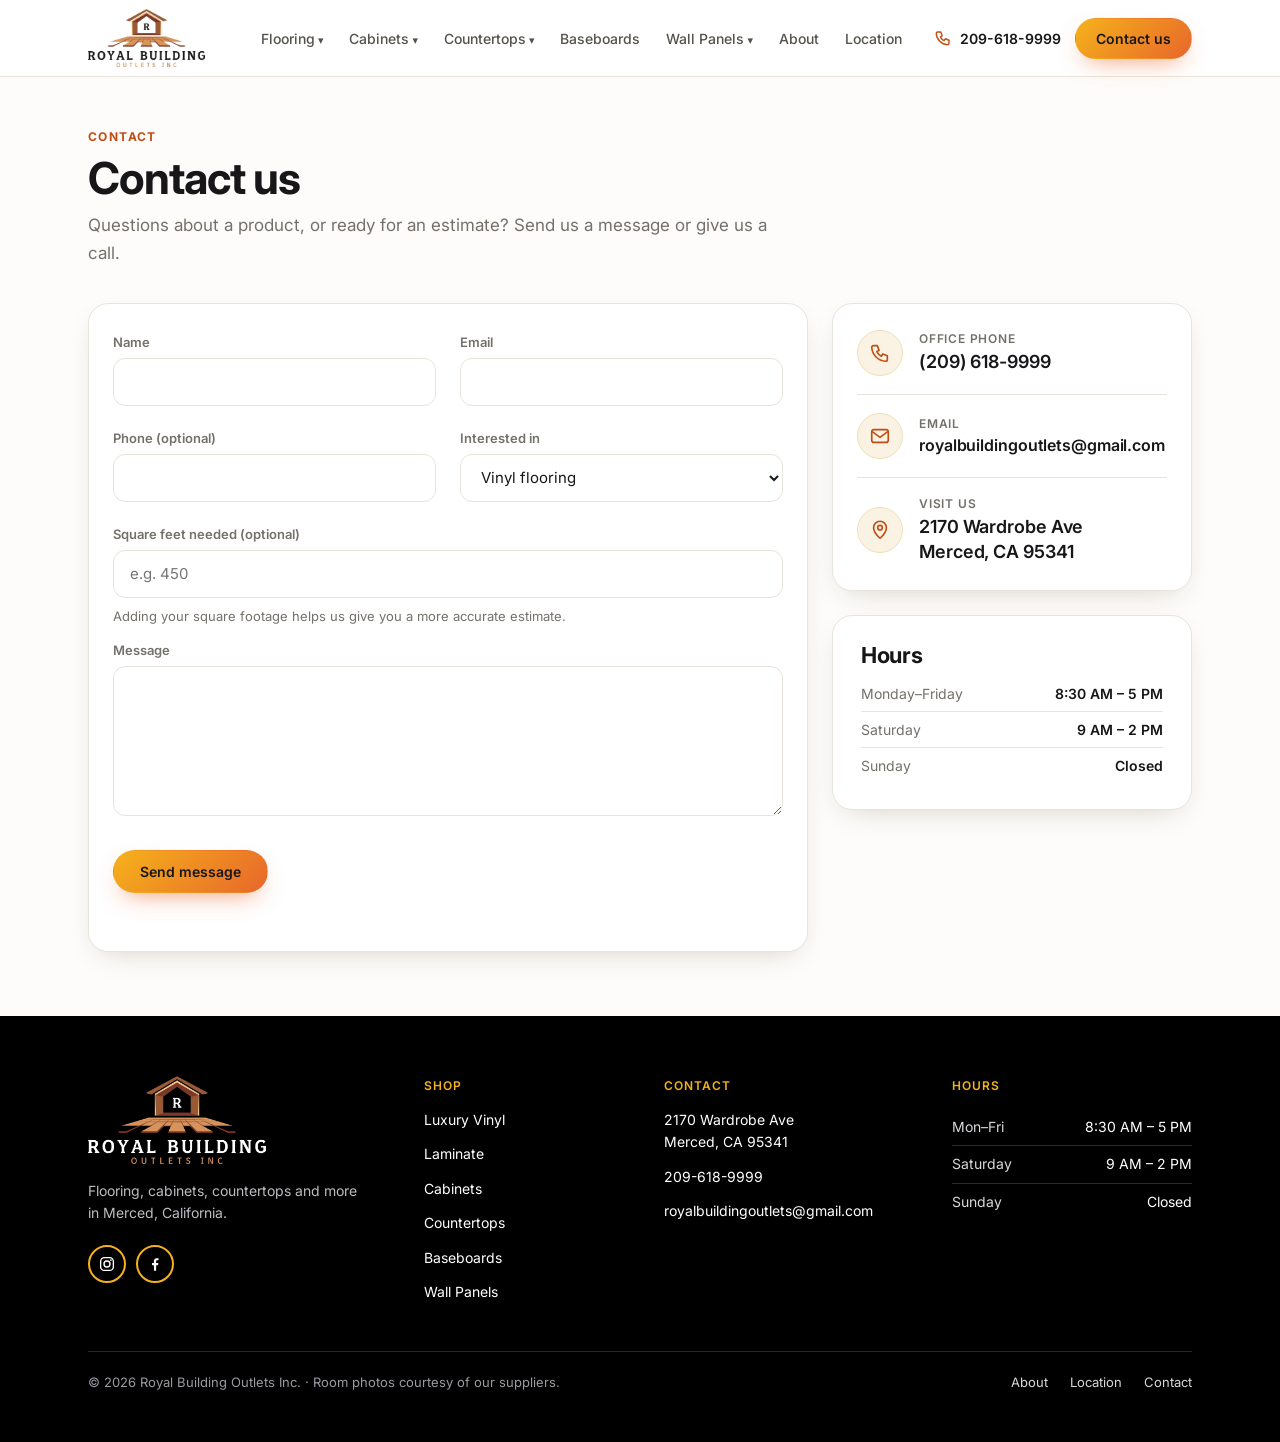
<file: contact.html>
<!doctype html>
<html lang="en"><head><meta charset="utf-8"><meta name="viewport" content="width=device-width,initial-scale=1">
<meta name="robots" content="noindex, nofollow">
<title>Contact Us | Royal Building Outlets, Merced CA</title>
<meta name="description" content="Contact Royal Building Outlets in Merced, CA. Call 209-618-9999 or send us a message for an estimate on flooring, cabinets or countertops.">
<link rel="canonical" href="https://www.royalbuildingoutlets.com/contact.html">
<meta property="og:type" content="website"><meta property="og:site_name" content="Royal Building Outlets">
<meta property="og:title" content="Contact Us | Royal Building Outlets, Merced CA"><meta property="og:description" content="Contact Royal Building Outlets in Merced, CA. Call 209-618-9999 or send us a message for an estimate on flooring, cabinets or countertops.">
<meta property="og:url" content="https://www.royalbuildingoutlets.com/contact.html"><meta property="og:image" content="https://www.royalbuildingoutlets.com/images/Cata/web/room-05.jpg">
<meta name="theme-color" content="#ffffff">
<link rel="preconnect" href="https://fonts.googleapis.com"><link rel="preconnect" href="https://fonts.gstatic.com" crossorigin>
<link rel="stylesheet" href="https://fonts.googleapis.com/css2?family=Inter:wght@400;500;600;700&amp;display=swap">
<link rel="stylesheet" href="style.css?v=20261124"><link rel="icon" type="image/png" href="images/Logo/Logo.png"></head><body>

<a class="skip" href="#main">Skip to content</a>
<header><div class="wrap hwrap">
  <a class="logo" href="index.html"><img src="images/Logo/logo-light.png" alt="Royal Building Outlets Inc" width="1280" height="633"></a>
  <nav id="mainnav" aria-label="Main">
    <div class="dd">
      <a href="index.html#flooring">Flooring</a><button type="button" class="dd-toggle" aria-expanded="false" aria-label="Show flooring pages"></button>
      <div class="menu">
        <a href="vinyl.html"><b>Luxury Vinyl</b><span>8mm &middot; 20 mil wear layer &middot; $1.59/sq ft</span></a>
        <a href="laminate.html"><b>Laminate</b><span>14mm &middot; AC4 wear layer</span></a>
      </div>
    </div>
    <div class="dd">
      <a href="cabinets.html">Cabinets</a><button type="button" class="dd-toggle" aria-expanded="false" aria-label="Show cabinets pages"></button>
      <div class="menu">
        <a href="cabinets.html#base">Base</a>
        <a href="cabinets.html#wall">Wall</a>
        <a href="cabinets.html#pantry">Pantry</a>
        <a href="cabinets.html#vanity">Vanity</a>
        <a href="cabinets.html#sink-base">Sink Base</a>
        <a href="cabinets.html#corner">Corner</a>
      </div>
    </div>
    <div class="dd">
      <a href="countertops.html">Countertops</a><button type="button" class="dd-toggle" aria-expanded="false" aria-label="Show countertops pages"></button>
      <div class="menu">
        <a href="countertops.html#countertops">Countertops</a>
        <a href="countertops.html#islands">Islands</a>
      </div>
    </div>
    <a href="baseboards.html">Baseboards</a>
    <div class="dd">
      <a href="wall-panels.html">Wall Panels</a><button type="button" class="dd-toggle" aria-expanded="false" aria-label="Show wall panels pages"></button>
      <div class="menu">
        <a href="wall-panels.html#wall">Wall Panels</a>
        <a href="wall-panels.html#shower">Shower Panels</a>
      </div>
    </div>
    <a href="about.html">About</a>
    <a href="locations.html">Location</a>
    <a href="contact.html" class="here" aria-current="page">Contact</a>
    <div class="nav-foot">
      <a class="btn solid txt" href="tel:+12096189999"><svg viewBox="0 0 24 24" aria-hidden="true"><path fill="none" stroke="currentColor" stroke-width="1.9" stroke-linecap="round" stroke-linejoin="round" d="M5 4h4l2 5-2.5 1.5a11 11 0 0 0 5 5L15 13l5 2v4a2 2 0 0 1-2 2A16 16 0 0 1 3 6a2 2 0 0 1 2-2z"/></svg>Call 209-618-9999</a>
      <p>Mon&ndash;Fri 8:30 AM&ndash;5 PM &middot; Sat 9 AM&ndash;2 PM<br>2170 Wardrobe Ave, Merced, CA</p>
    </div>
  </nav>
  <div class="hact">
    <a class="hphone" href="tel:+12096189999" aria-label="Call 209-618-9999"><svg viewBox="0 0 24 24" aria-hidden="true"><path fill="none" stroke="currentColor" stroke-width="1.9" stroke-linecap="round" stroke-linejoin="round" d="M5 4h4l2 5-2.5 1.5a11 11 0 0 0 5 5L15 13l5 2v4a2 2 0 0 1-2 2A16 16 0 0 1 3 6a2 2 0 0 1 2-2z"/></svg><span>209-618-9999</span></a>
    <a class="btn solid txt hcta" href="contact.html" aria-current="page">Contact us</a>
    <button type="button" class="navbtn" aria-controls="mainnav" aria-expanded="false" aria-label="Open menu"><span></span></button>
  </div>
</div></header>

<main class="wrap" id="main">
  <section class="page-head">
    <span class="eyebrow">Contact</span>
    <h1>Contact us</h1>
    <p>Questions about a product, or ready for an estimate? Send us a message or give us a call.</p>
  </section>

  <section>
    <div class="split">
      <!-- message form -->
      <form class="box" data-contact novalidate>
        <input type="hidden" name="_subject" value="New message from the website">
        <input type="hidden" name="_template" value="table">
        <input type="hidden" name="_captcha" value="false">
        <input type="text" name="_honey" style="display:none" tabindex="-1" autocomplete="off">
        <div class="grid g2">
          <div>
            <label class="flabel" for="c-name">Name</label>
            <input class="field" id="c-name" name="name" required autocomplete="name">
          </div>
          <div>
            <label class="flabel" for="c-email">Email</label>
            <input class="field" id="c-email" name="email" type="email" required autocomplete="email">
          </div>
        </div>
        <div class="grid g2">
          <div>
            <label class="flabel" for="c-phone">Phone (optional)</label>
            <input class="field" id="c-phone" name="phone" type="tel" autocomplete="tel">
          </div>
          <div>
            <label class="flabel" for="c-topic">Interested in</label>
            <select class="field" id="c-topic" name="interested_in">
              <option>Vinyl flooring</option><option>Laminate flooring</option><option>Cabinets</option>
              <option>Countertops</option><option>Islands</option><option>Baseboards</option><option>Wall panels</option><option>Shower panels</option><option>Not sure yet</option>
            </select>
          </div>
        </div>
        <label class="flabel" for="c-size" id="c-size-label">Square feet needed (optional)</label>
        <input class="field" id="c-size" name="size_needed" type="text" inputmode="decimal" placeholder="e.g. 450" autocomplete="off">
        <div class="fhint" id="c-size-hint">Adding your square footage helps us give you a more accurate estimate.</div>
        <label class="flabel" for="c-msg">Message</label>
        <textarea class="field area" id="c-msg" name="message" required></textarea>
        <button type="submit" class="btn solid txt">Send message</button>
        <div class="form-status" role="status" aria-live="polite"></div>
      </form>

      <!-- direct contact + hours -->
      <div class="side-stack">
        <div class="box cinfo">
          <a class="crow" href="tel:+12096189999">
            <span class="cico"><svg viewBox="0 0 24 24" aria-hidden="true"><path fill="none" stroke="currentColor" stroke-width="1.8" stroke-linecap="round" stroke-linejoin="round" d="M5 4h4l2 5-2.5 1.5a11 11 0 0 0 5 5L15 13l5 2v4a2 2 0 0 1-2 2A16 16 0 0 1 3 6a2 2 0 0 1 2-2z"/></svg></span>
            <span class="ctext"><span class="clabel">Office phone</span><span class="cval">(209) 618-9999</span></span>
          </a>
          <a class="crow" href="mailto:royalbuildingoutlets@gmail.com">
            <span class="cico"><svg viewBox="0 0 24 24" aria-hidden="true"><rect x="3" y="5" width="18" height="14" rx="2.5" fill="none" stroke="currentColor" stroke-width="1.8" stroke-linejoin="round"/><path d="M4 7.5l8 6 8-6" fill="none" stroke="currentColor" stroke-width="1.8" stroke-linecap="round" stroke-linejoin="round"/></svg></span>
            <span class="ctext"><span class="clabel">Email</span><span class="cval cmail">royalbuildingoutlets@gmail.com</span></span>
          </a>
          <a class="crow" href="https://www.google.com/maps/search/?api=1&amp;query=2170+Wardrobe+Ave+Merced+CA+95341" target="_blank" rel="noopener">
            <span class="cico"><svg viewBox="0 0 24 24" aria-hidden="true"><path fill="none" stroke="currentColor" stroke-width="1.8" stroke-linecap="round" stroke-linejoin="round" d="M12 21s7-6.2 7-11.5A7 7 0 0 0 5 9.5C5 14.8 12 21 12 21z"/><circle cx="12" cy="9.5" r="2.5" fill="none" stroke="currentColor" stroke-width="1.8"/></svg></span>
            <span class="ctext"><span class="clabel">Visit us</span><span class="cval">2170 Wardrobe Ave<br>Merced, CA 95341</span></span>
          </a>
        </div>
        <div class="box vcard"><h3>Hours</h3><div class="hours"><div class="h"><span>Monday&ndash;Friday</span><span>8:30 AM &ndash; 5 PM</span></div><div class="h"><span>Saturday</span><span>9 AM &ndash; 2 PM</span></div><div class="h"><span>Sunday</span><span>Closed</span></div></div></div>
      </div>
    </div>
  </section>
</main>

<footer><div class="wrap">
  <div class="fgrid">
    <div class="fbrand"><a class="logo" href="index.html"><img src="images/Logo/Logo.png" alt="Royal Building Outlets Inc" width="1280" height="633"></a>
      <p>Flooring, cabinets, countertops and more in Merced, California.</p><span class="social"><a href="https://www.instagram.com/royalbuildingoutlets/" target="_blank" rel="noopener" aria-label="Instagram"><svg viewBox="0 0 24 24" aria-hidden="true"><rect x="3.5" y="3.5" width="17" height="17" rx="5" fill="none" stroke="currentColor" stroke-width="1.8"/><circle cx="12" cy="12" r="4" fill="none" stroke="currentColor" stroke-width="1.8"/><circle cx="17.2" cy="6.8" r="1.2" fill="currentColor"/></svg></a><a href="https://www.facebook.com/people/Royal-Build/pfbid0Puxi76APLGJigcukLMW54oCZdmjU9fzhBERXR9j2Nn4Rtbv2d5swnHq3gfGUP66rl/" target="_blank" rel="noopener" aria-label="Facebook"><svg viewBox="0 0 24 24" aria-hidden="true"><path fill="currentColor" d="M13.5 21v-7.5h2.6l.4-3h-3V8.6c0-.9.3-1.5 1.6-1.5h1.6V4.4c-.3 0-1.2-.1-2.3-.1-2.3 0-3.9 1.4-3.9 4v2.2H8v3h2.6V21h2.9z"/></svg></a></span></div>
    <div class="fcol"><h4>Shop</h4><a href="vinyl.html">Luxury Vinyl</a><a href="laminate.html">Laminate</a><a href="cabinets.html">Cabinets</a><a href="countertops.html">Countertops</a><a href="baseboards.html">Baseboards</a><a href="wall-panels.html">Wall Panels</a></div>
    <div class="fcol"><h4>Contact</h4><a href="https://www.google.com/maps/search/?api=1&amp;query=2170+Wardrobe+Ave+Merced+CA+95341" target="_blank" rel="noopener">2170 Wardrobe Ave<br>Merced, CA 95341</a><a href="tel:+12096189999">209-618-9999</a><a href="mailto:royalbuildingoutlets@gmail.com">royalbuildingoutlets@gmail.com</a></div>
    <div class="fcol"><h4>Hours</h4><div class="hrs"><span>Mon&ndash;Fri</span><span>8:30 AM &ndash; 5 PM</span></div><div class="hrs"><span>Saturday</span><span>9 AM &ndash; 2 PM</span></div><div class="hrs"><span>Sunday</span><span>Closed</span></div></div>
  </div>
  <div class="fbottom"><span>&copy; <span data-year>2026</span> Royal Building Outlets Inc. &middot; Room photos courtesy of our suppliers.</span><span class="flinks"><a href="about.html">About</a><a href="locations.html">Location</a><a href="contact.html">Contact</a></span></div>
</div></footer>
<script src="contact-form.js?v=20261124"></script>
<script src="site.js?v=20261124"></script>
<script src="motion.js?v=20261124"></script>
</body></html>
</file>
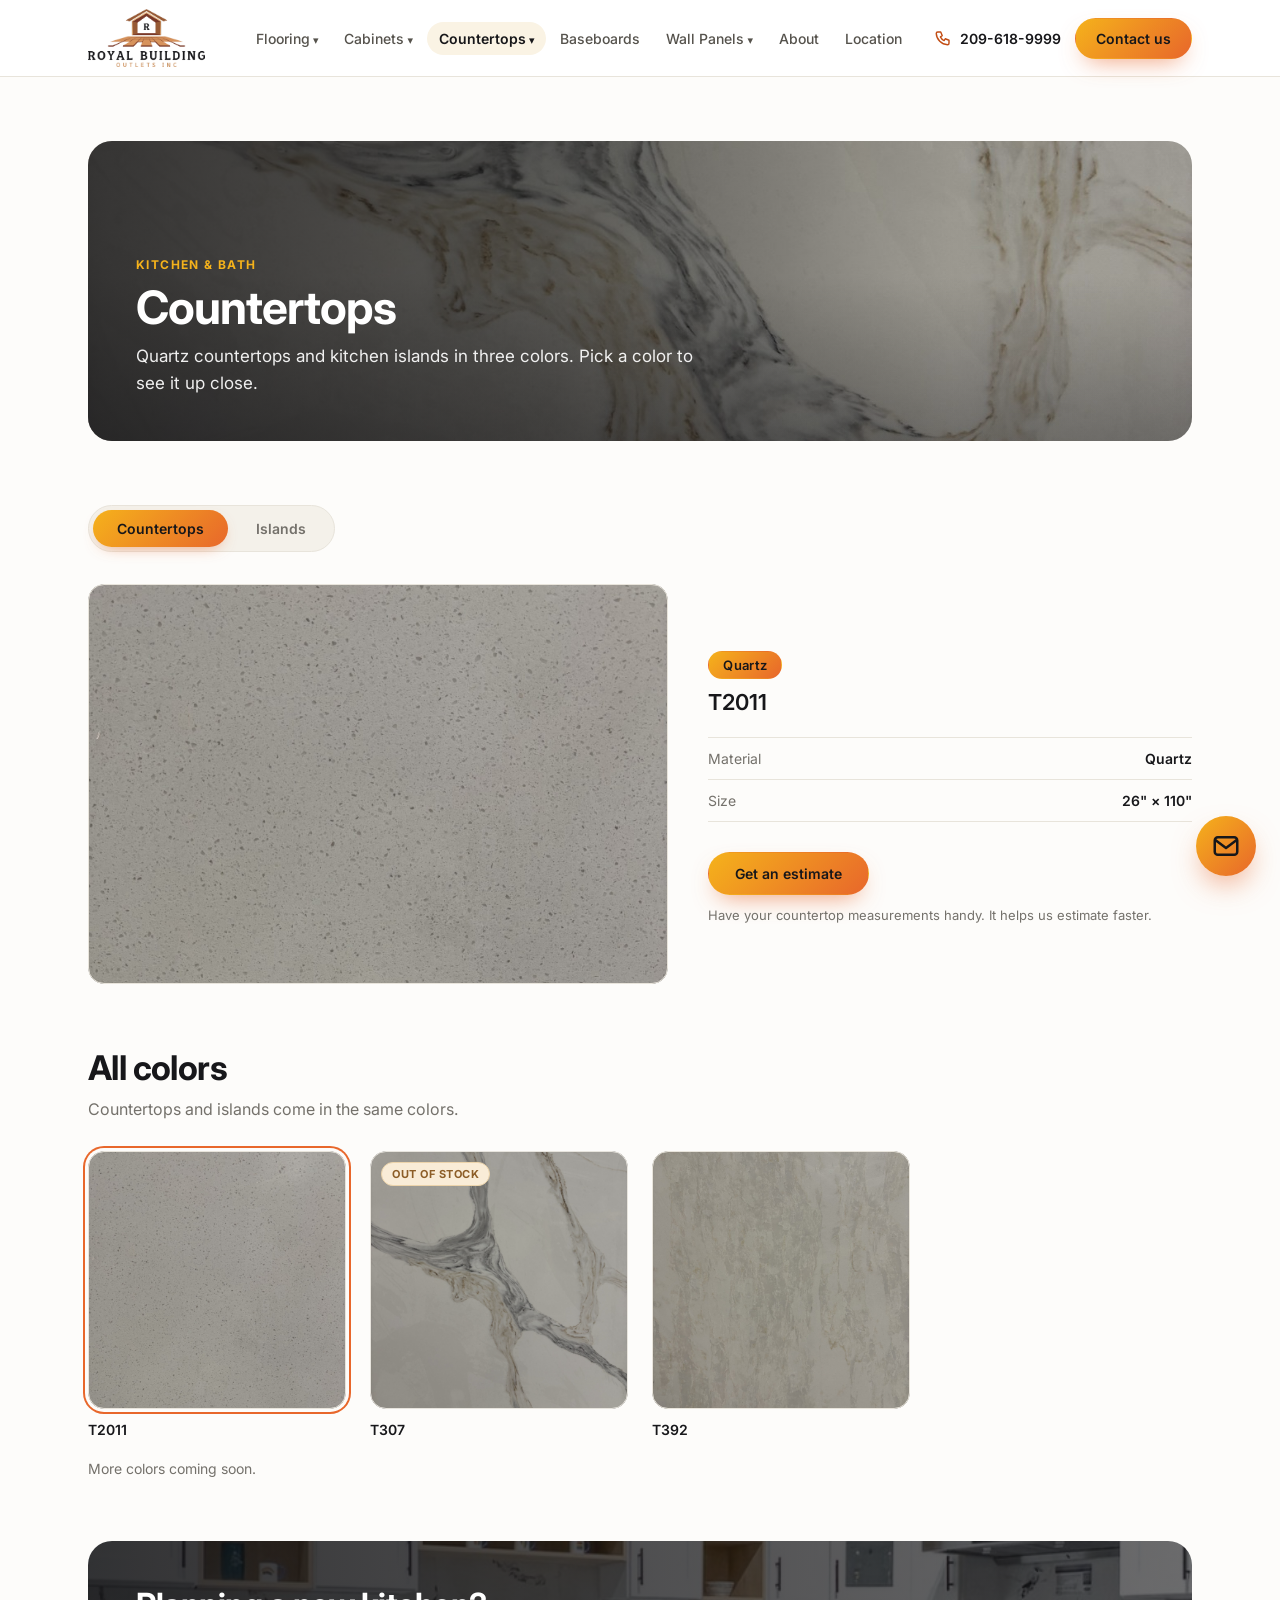
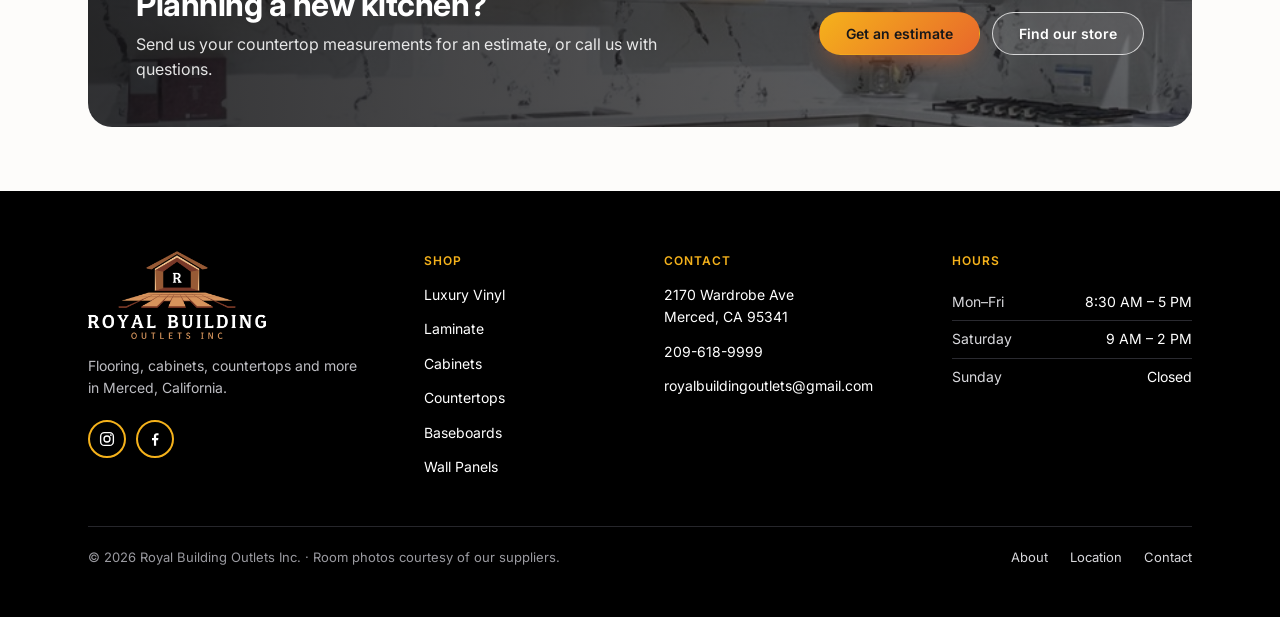
<file: countertops.html>
<!doctype html>
<html lang="en"><head><meta charset="utf-8"><meta name="viewport" content="width=device-width,initial-scale=1">
<meta name="robots" content="noindex, nofollow">
<title>Quartz Countertops &amp; Islands | Royal Building Outlets, Merced CA</title>
<meta name="description" content="Quartz countertops and kitchen islands in T2011, T307 and T392. Royal Building Outlets, Merced, CA.">
<link rel="canonical" href="https://www.royalbuildingoutlets.com/countertops.html">
<meta property="og:type" content="website"><meta property="og:site_name" content="Royal Building Outlets">
<meta property="og:title" content="Quartz Countertops &amp; Islands | Royal Building Outlets, Merced CA"><meta property="og:description" content="Quartz countertops and kitchen islands in T2011, T307 and T392. Royal Building Outlets, Merced, CA.">
<meta property="og:url" content="https://www.royalbuildingoutlets.com/countertops.html"><meta property="og:image" content="https://www.royalbuildingoutlets.com/images/Countertops/web/T307.jpg">
<meta name="theme-color" content="#ffffff">
<link rel="preconnect" href="https://fonts.googleapis.com"><link rel="preconnect" href="https://fonts.gstatic.com" crossorigin>
<link rel="stylesheet" href="https://fonts.googleapis.com/css2?family=Inter:wght@400;500;600;700&amp;display=swap">
<link rel="stylesheet" href="style.css?v=20261124"><link rel="icon" type="image/png" href="images/Logo/Logo.png"></head><body>

<a class="skip" href="#main">Skip to content</a>
<header><div class="wrap hwrap">
  <a class="logo" href="index.html"><img src="images/Logo/logo-light.png" alt="Royal Building Outlets Inc" width="1280" height="633"></a>
  <nav id="mainnav" aria-label="Main">
    <div class="dd">
      <a href="index.html#flooring">Flooring</a><button type="button" class="dd-toggle" aria-expanded="false" aria-label="Show flooring pages"></button>
      <div class="menu">
        <a href="vinyl.html"><b>Luxury Vinyl</b><span>8mm &middot; 20 mil wear layer &middot; $1.59/sq ft</span></a>
        <a href="laminate.html"><b>Laminate</b><span>14mm &middot; AC4 wear layer</span></a>
      </div>
    </div>
    <div class="dd">
      <a href="cabinets.html">Cabinets</a><button type="button" class="dd-toggle" aria-expanded="false" aria-label="Show cabinets pages"></button>
      <div class="menu">
        <a href="cabinets.html#base">Base</a>
        <a href="cabinets.html#wall">Wall</a>
        <a href="cabinets.html#pantry">Pantry</a>
        <a href="cabinets.html#vanity">Vanity</a>
        <a href="cabinets.html#sink-base">Sink Base</a>
        <a href="cabinets.html#corner">Corner</a>
      </div>
    </div>
    <div class="dd">
      <a href="countertops.html" class="here" aria-current="page">Countertops</a><button type="button" class="dd-toggle" aria-expanded="false" aria-label="Show countertops pages"></button>
      <div class="menu">
        <a href="countertops.html#countertops">Countertops</a>
        <a href="countertops.html#islands">Islands</a>
      </div>
    </div>
    <a href="baseboards.html">Baseboards</a>
    <div class="dd">
      <a href="wall-panels.html">Wall Panels</a><button type="button" class="dd-toggle" aria-expanded="false" aria-label="Show wall panels pages"></button>
      <div class="menu">
        <a href="wall-panels.html#wall">Wall Panels</a>
        <a href="wall-panels.html#shower">Shower Panels</a>
      </div>
    </div>
    <a href="about.html">About</a>
    <a href="locations.html">Location</a>
    <a href="contact.html">Contact</a>
    <div class="nav-foot">
      <a class="btn solid txt" href="tel:+12096189999"><svg viewBox="0 0 24 24" aria-hidden="true"><path fill="none" stroke="currentColor" stroke-width="1.9" stroke-linecap="round" stroke-linejoin="round" d="M5 4h4l2 5-2.5 1.5a11 11 0 0 0 5 5L15 13l5 2v4a2 2 0 0 1-2 2A16 16 0 0 1 3 6a2 2 0 0 1 2-2z"/></svg>Call 209-618-9999</a>
      <p>Mon&ndash;Fri 8:30 AM&ndash;5 PM &middot; Sat 9 AM&ndash;2 PM<br>2170 Wardrobe Ave, Merced, CA</p>
    </div>
  </nav>
  <div class="hact">
    <a class="hphone" href="tel:+12096189999" aria-label="Call 209-618-9999"><svg viewBox="0 0 24 24" aria-hidden="true"><path fill="none" stroke="currentColor" stroke-width="1.9" stroke-linecap="round" stroke-linejoin="round" d="M5 4h4l2 5-2.5 1.5a11 11 0 0 0 5 5L15 13l5 2v4a2 2 0 0 1-2 2A16 16 0 0 1 3 6a2 2 0 0 1 2-2z"/></svg><span>209-618-9999</span></a>
    <a class="btn solid txt hcta" href="contact.html">Contact us</a>
    <button type="button" class="navbtn" aria-controls="mainnav" aria-expanded="false" aria-label="Open menu"><span></span></button>
  </div>
</div></header>

<main class="wrap" id="main">

  <section><div class="page-hero" style="background-image:url('images/Countertops/web/T307.jpg')"><div><span class="eyebrow">Kitchen &amp; bath</span><h1 id="ctTitle">Countertops</h1><p>Quartz countertops and kitchen islands in three colors. Pick a color to see it up close.</p></div></div></section>

  <section class="tabs-sec">
    <div class="seg" id="ctseg" role="tablist" aria-label="Countertops or islands">
      <button type="button" class="on" data-kind="countertops" role="tab" aria-selected="true">Countertops</button>
      <button type="button" data-kind="islands" role="tab" aria-selected="false">Islands</button>
    </div>
  </section>

  <!-- selected color: image left, name + description right -->
  <section>
    <div class="colorfeat">
      <div class="img" id="featimg" style="min-height:400px" data-img="Large photo: color 1 countertop in a kitchen"></div>
      <div class="info">
        <span class="tag solid">Quartz</span>
        <h2 class="pfname" id="ctCode" style="font-size:22px;margin:10px 0 0">T2011</h2>
        <div class="feat-specs">
          <div class="r"><span>Material</span><span>Quartz</span></div>
          <div class="r"><span id="ctSizeLabel">Size</span><span id="ctSize">26" &times; 110"</span></div>
        </div>
        <a class="btn solid txt" id="estimate" href="contact.html?topic=Countertops">Get an estimate</a>
        <p class="est-hint" id="ctHint">Have your countertop measurements handy. It helps us estimate faster.</p>
      </div>
    </div>
  </section>

  <!-- all colors -->
  <section id="colors">
    <div class="sec-head"><h2>All colors</h2><p>Countertops and islands come in the same colors.</p></div>
    <div class="grid g4 colorgrid" id="colorgrid"></div>
    <p class="grid-note" data-products-error hidden></p>
    <p class="grid-note">More colors coming soon.</p>
  </section>

  <section class="cta-band" style="--cta-img:url('images/Cabinets/banner.jpg')">
    <div><h2>Planning a new kitchen?</h2><p>Send us your countertop measurements for an estimate, or call us with questions.</p></div>
    <div class="btn-row"><a class="btn solid txt" href="contact.html?topic=Countertops">Get an estimate</a><a class="btn txt ghost" href="locations.html">Find our store</a></div>
  </section>

</main>

<footer><div class="wrap">
  <div class="fgrid">
    <div class="fbrand"><a class="logo" href="index.html"><img src="images/Logo/Logo.png" alt="Royal Building Outlets Inc" width="1280" height="633"></a>
      <p>Flooring, cabinets, countertops and more in Merced, California.</p><span class="social"><a href="https://www.instagram.com/royalbuildingoutlets/" target="_blank" rel="noopener" aria-label="Instagram"><svg viewBox="0 0 24 24" aria-hidden="true"><rect x="3.5" y="3.5" width="17" height="17" rx="5" fill="none" stroke="currentColor" stroke-width="1.8"/><circle cx="12" cy="12" r="4" fill="none" stroke="currentColor" stroke-width="1.8"/><circle cx="17.2" cy="6.8" r="1.2" fill="currentColor"/></svg></a><a href="https://www.facebook.com/people/Royal-Build/pfbid0Puxi76APLGJigcukLMW54oCZdmjU9fzhBERXR9j2Nn4Rtbv2d5swnHq3gfGUP66rl/" target="_blank" rel="noopener" aria-label="Facebook"><svg viewBox="0 0 24 24" aria-hidden="true"><path fill="currentColor" d="M13.5 21v-7.5h2.6l.4-3h-3V8.6c0-.9.3-1.5 1.6-1.5h1.6V4.4c-.3 0-1.2-.1-2.3-.1-2.3 0-3.9 1.4-3.9 4v2.2H8v3h2.6V21h2.9z"/></svg></a></span></div>
    <div class="fcol"><h4>Shop</h4><a href="vinyl.html">Luxury Vinyl</a><a href="laminate.html">Laminate</a><a href="cabinets.html">Cabinets</a><a href="countertops.html">Countertops</a><a href="baseboards.html">Baseboards</a><a href="wall-panels.html">Wall Panels</a></div>
    <div class="fcol"><h4>Contact</h4><a href="https://www.google.com/maps/search/?api=1&amp;query=2170+Wardrobe+Ave+Merced+CA+95341" target="_blank" rel="noopener">2170 Wardrobe Ave<br>Merced, CA 95341</a><a href="tel:+12096189999">209-618-9999</a><a href="mailto:royalbuildingoutlets@gmail.com">royalbuildingoutlets@gmail.com</a></div>
    <div class="fcol"><h4>Hours</h4><div class="hrs"><span>Mon&ndash;Fri</span><span>8:30 AM &ndash; 5 PM</span></div><div class="hrs"><span>Saturday</span><span>9 AM &ndash; 2 PM</span></div><div class="hrs"><span>Sunday</span><span>Closed</span></div></div>
  </div>
  <div class="fbottom"><span>&copy; <span data-year>2026</span> Royal Building Outlets Inc. &middot; Room photos courtesy of our suppliers.</span><span class="flinks"><a href="about.html">About</a><a href="locations.html">Location</a><a href="contact.html">Contact</a></span></div>
</div></footer>
<a class="chat" href="mailto:royalbuildingoutlets@gmail.com" aria-label="Email us at royalbuildingoutlets@gmail.com" title="Email us"></a>

<script src="products.js?v=20261127"></script>
<script>
loadProducts(function (P) {
  var LIST = P ? P.countertops : [];   // countertops and islands come in the same colors
  var grid = document.getElementById('colorgrid');
  var img = document.getElementById('featimg');
  var buttons = document.querySelectorAll('#ctseg button');
  var kind = 'countertops', color = 0;
  var DIR = 'images/Countertops/web/';
  var OOS = '<span class="oos-note" style="margin:0 0 0 8px">Out of stock</span>';
  if (!LIST.length) return;
  var KINDS = {
    countertops: { photo: 'countertop in a kitchen', label: 'Size',  topic: 'Countertops', hint: 'Have your countertop measurements handy. It helps us estimate faster.',
                   sizes: function (p) { return '26" × 110"' + (p.counter ? '' : OOS); },
                   tag:   function (p) { return p.counter ? '' : 'Out of stock'; } },
    islands:     { photo: 'island in a kitchen',     label: 'Sizes', topic: 'Islands',     hint: 'Have your island measurements handy. It helps us estimate faster.',
                   sizes: function (p) { return '36" × 110"' + (p.island36 ? '' : OOS) + '<br>52" × 110"' + (p.island52 ? '' : OOS); },
                   tag:   function (p) { return !p.island36 && !p.island52 ? 'Out of stock' : !p.island36 ? '36" out of stock' : !p.island52 ? '52" out of stock' : ''; } }
  };

  /* ---------- color grid, built from products.txt ---------- */
  LIST.forEach(function (p, i) {
    var c = document.createElement('div');
    c.className = 'card'; c.dataset.i = i;
    c.innerHTML = '<div class="img sq photo" role="img" aria-label="' + p.code + ' countertop sample" style="background-image:url(\'' + DIR + p.code + '.jpg\')"></div><div class="pfname">' + p.code + '</div>';
    grid.appendChild(c);
  });
  var cards = grid.querySelectorAll('.card');

  function render() {
    var k = KINDS[kind], p = LIST[color];
    img.setAttribute('data-img', 'Large photo: ' + p.code + ' ' + k.photo);
    img.style.backgroundImage = 'url("' + DIR + p.code + '.jpg")'; img.classList.add('photo');
    document.getElementById('ctCode').textContent = p.code;
    document.getElementById('ctTitle').textContent = kind === 'islands' ? 'Islands' : 'Countertops';
    document.getElementById('ctSize').innerHTML = k.sizes(p);
    document.getElementById('ctSizeLabel').textContent = k.label;
    document.getElementById('ctHint').textContent = k.hint;
    document.getElementById('estimate').href = 'contact.html?topic=' + encodeURIComponent(k.topic) + '&item=' + encodeURIComponent(p.code);
    buttons.forEach(function (b) {
      var on = b.dataset.kind === kind;
      b.classList.toggle('on', on); b.setAttribute('aria-selected', on);
    });
    cards.forEach(function (c, i) {
      var box = c.querySelector('.img'), text = k.tag(LIST[i]), tag = box.querySelector('.oos-tag');
      c.classList.toggle('on', i === color);
      c.classList.toggle('oos', text === 'Out of stock');
      if (tag) tag.remove();
      if (text) { tag = document.createElement('span'); tag.className = 'oos-tag'; tag.textContent = text; box.appendChild(tag); }
    });
  }
  buttons.forEach(function (b) {
    b.addEventListener('click', function () { location.hash = b.dataset.kind; });   // the color you picked stays selected
  });
  cards.forEach(function (c, i) {
    c.addEventListener('click', function () {
      color = i; render();
      img.scrollIntoView({ behavior: 'smooth', block: 'nearest' });
    });
  });
  /* the nav dropdown links here with #islands etc.; the switch sets the same hash */
  function fromHash(e) {
    var h = location.hash.slice(1); if (KINDS[h]) kind = h; render();
    if (e && e.type === 'hashchange') document.getElementById('ctTitle').scrollIntoView({ behavior: 'smooth', block: 'start' });
  }
  window.addEventListener('hashchange', fromHash);
  fromHash();
});
</script>
<script src="site.js?v=20261124"></script>
<script src="motion.js?v=20261124"></script>
</body></html>
</file>
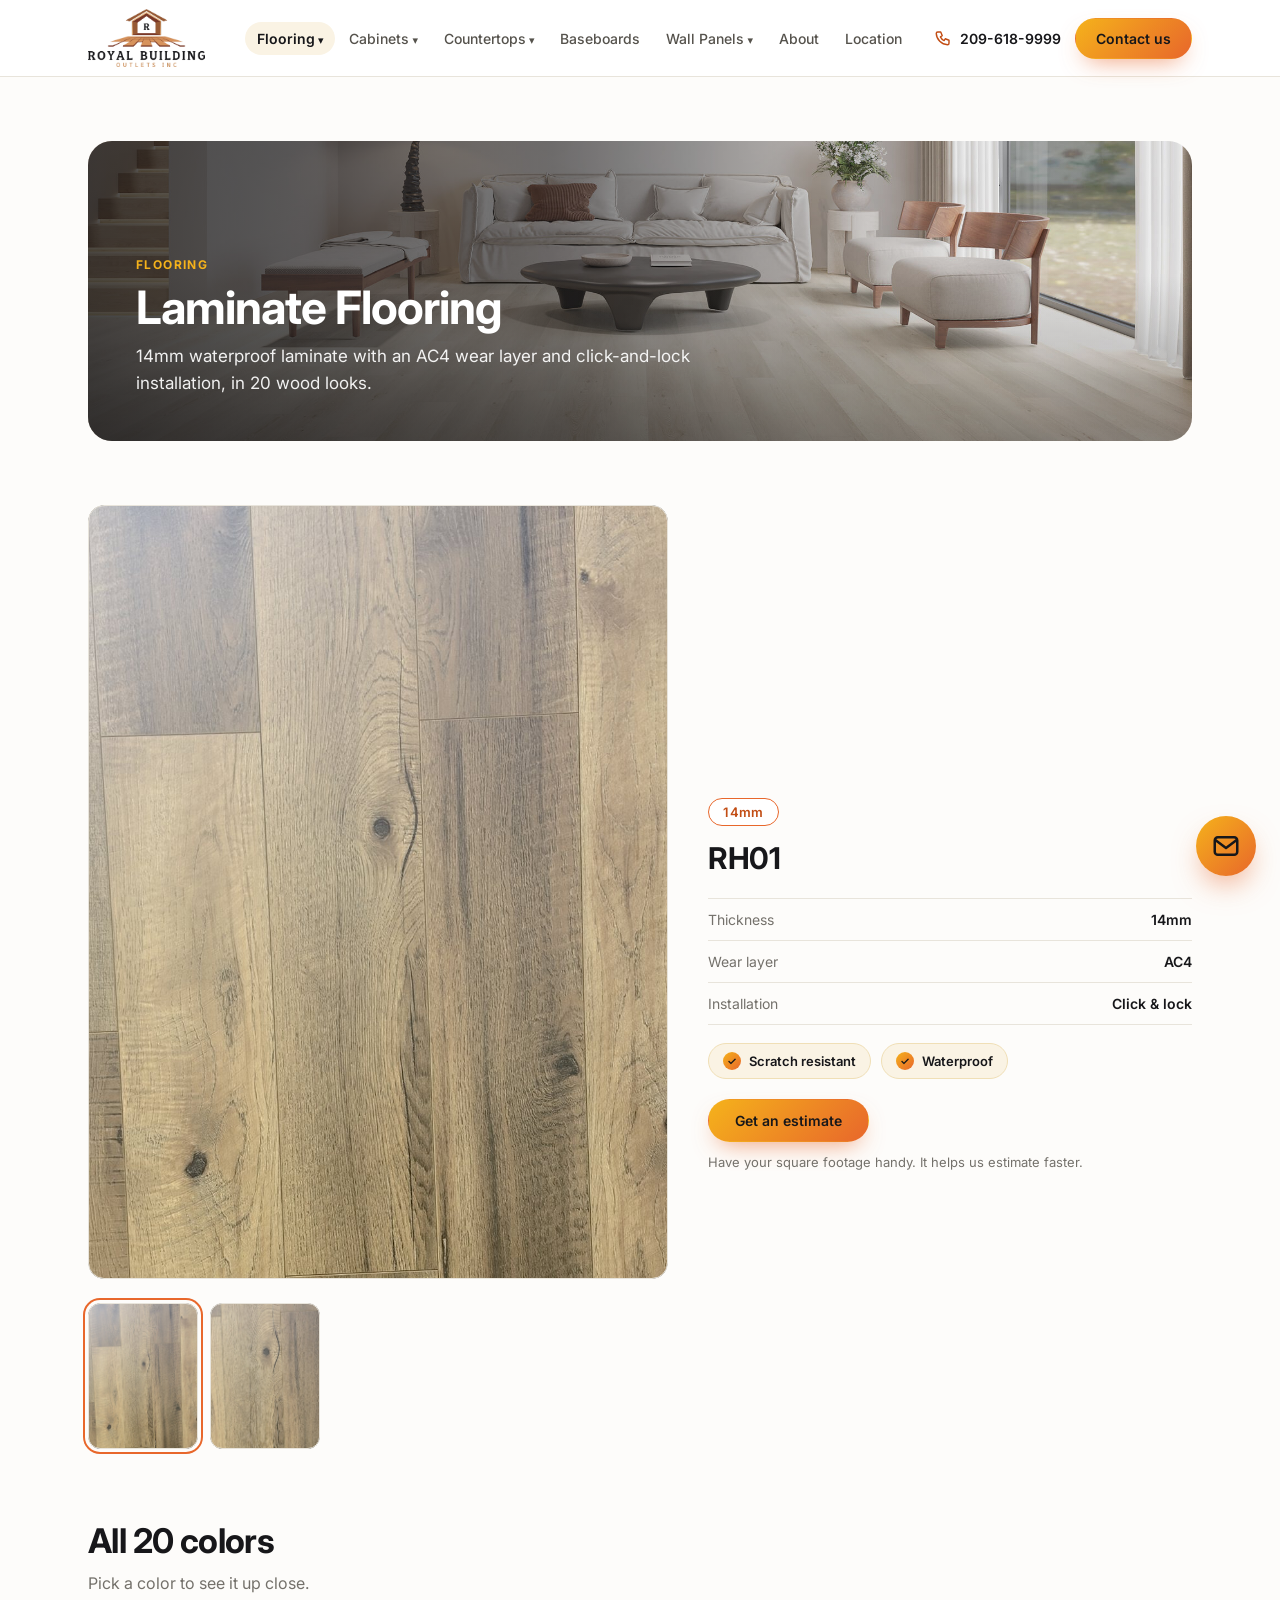
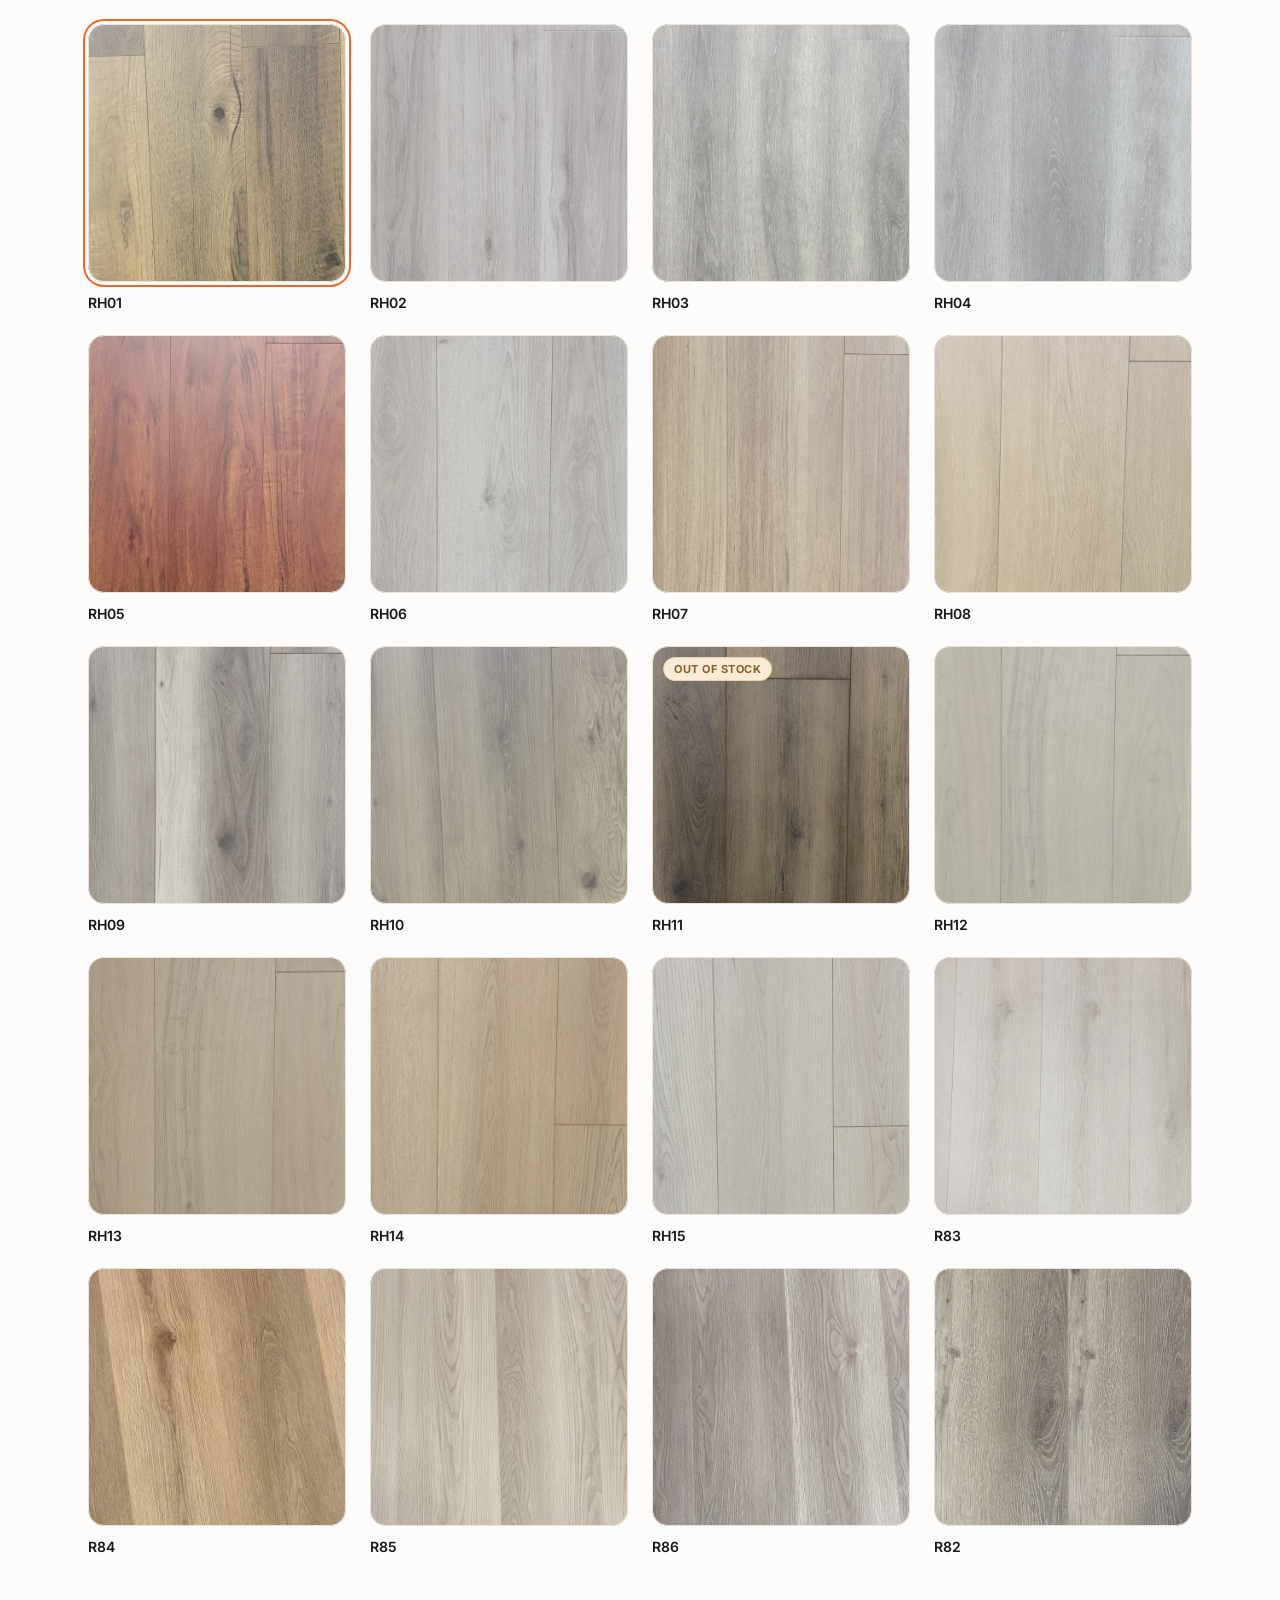
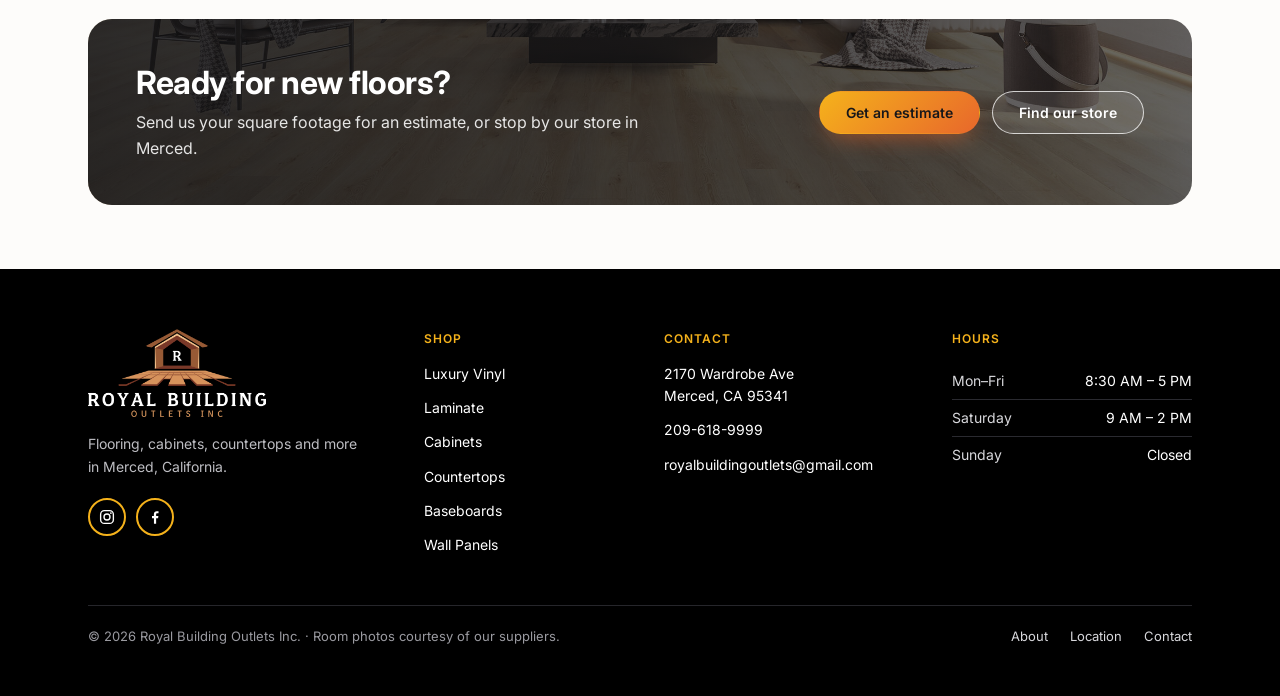
<file: laminate.html>
<!doctype html>
<html lang="en"><head><meta charset="utf-8"><meta name="viewport" content="width=device-width,initial-scale=1">
<meta name="robots" content="noindex, nofollow">
<title>Laminate Flooring | Royal Building Outlets, Merced CA</title>
<meta name="description" content="14mm waterproof laminate flooring with an AC4 wear layer and click-lock installation. Many wood-look colors at Royal Building Outlets in Merced, CA.">
<link rel="canonical" href="https://www.royalbuildingoutlets.com/laminate.html">
<meta property="og:type" content="website"><meta property="og:site_name" content="Royal Building Outlets">
<meta property="og:title" content="Laminate Flooring | Royal Building Outlets, Merced CA"><meta property="og:description" content="14mm waterproof laminate flooring with an AC4 wear layer and click-lock installation. Many wood-look colors at Royal Building Outlets in Merced, CA.">
<meta property="og:url" content="https://www.royalbuildingoutlets.com/laminate.html"><meta property="og:image" content="https://www.royalbuildingoutlets.com/images/Cata/web/room-03.jpg">
<meta name="theme-color" content="#ffffff">
<link rel="preconnect" href="https://fonts.googleapis.com"><link rel="preconnect" href="https://fonts.gstatic.com" crossorigin>
<link rel="stylesheet" href="https://fonts.googleapis.com/css2?family=Inter:wght@400;500;600;700&amp;display=swap">
<link rel="stylesheet" href="style.css?v=20261124"><link rel="icon" type="image/png" href="images/Logo/Logo.png"></head><body>

<a class="skip" href="#main">Skip to content</a>
<header><div class="wrap hwrap">
  <a class="logo" href="index.html"><img src="images/Logo/logo-light.png" alt="Royal Building Outlets Inc" width="1280" height="633"></a>
  <nav id="mainnav" aria-label="Main">
    <div class="dd">
      <a href="index.html#flooring" class="here">Flooring</a><button type="button" class="dd-toggle" aria-expanded="false" aria-label="Show flooring pages"></button>
      <div class="menu">
        <a href="vinyl.html"><b>Luxury Vinyl</b><span>8mm &middot; 20 mil wear layer &middot; $1.59/sq ft</span></a>
        <a href="laminate.html" aria-current="page"><b>Laminate</b><span>14mm &middot; AC4 wear layer</span></a>
      </div>
    </div>
    <div class="dd">
      <a href="cabinets.html">Cabinets</a><button type="button" class="dd-toggle" aria-expanded="false" aria-label="Show cabinets pages"></button>
      <div class="menu">
        <a href="cabinets.html#base">Base</a>
        <a href="cabinets.html#wall">Wall</a>
        <a href="cabinets.html#pantry">Pantry</a>
        <a href="cabinets.html#vanity">Vanity</a>
        <a href="cabinets.html#sink-base">Sink Base</a>
        <a href="cabinets.html#corner">Corner</a>
      </div>
    </div>
    <div class="dd">
      <a href="countertops.html">Countertops</a><button type="button" class="dd-toggle" aria-expanded="false" aria-label="Show countertops pages"></button>
      <div class="menu">
        <a href="countertops.html#countertops">Countertops</a>
        <a href="countertops.html#islands">Islands</a>
      </div>
    </div>
    <a href="baseboards.html">Baseboards</a>
    <div class="dd">
      <a href="wall-panels.html">Wall Panels</a><button type="button" class="dd-toggle" aria-expanded="false" aria-label="Show wall panels pages"></button>
      <div class="menu">
        <a href="wall-panels.html#wall">Wall Panels</a>
        <a href="wall-panels.html#shower">Shower Panels</a>
      </div>
    </div>
    <a href="about.html">About</a>
    <a href="locations.html">Location</a>
    <a href="contact.html">Contact</a>
    <div class="nav-foot">
      <a class="btn solid txt" href="tel:+12096189999"><svg viewBox="0 0 24 24" aria-hidden="true"><path fill="none" stroke="currentColor" stroke-width="1.9" stroke-linecap="round" stroke-linejoin="round" d="M5 4h4l2 5-2.5 1.5a11 11 0 0 0 5 5L15 13l5 2v4a2 2 0 0 1-2 2A16 16 0 0 1 3 6a2 2 0 0 1 2-2z"/></svg>Call 209-618-9999</a>
      <p>Mon&ndash;Fri 8:30 AM&ndash;5 PM &middot; Sat 9 AM&ndash;2 PM<br>2170 Wardrobe Ave, Merced, CA</p>
    </div>
  </nav>
  <div class="hact">
    <a class="hphone" href="tel:+12096189999" aria-label="Call 209-618-9999"><svg viewBox="0 0 24 24" aria-hidden="true"><path fill="none" stroke="currentColor" stroke-width="1.9" stroke-linecap="round" stroke-linejoin="round" d="M5 4h4l2 5-2.5 1.5a11 11 0 0 0 5 5L15 13l5 2v4a2 2 0 0 1-2 2A16 16 0 0 1 3 6a2 2 0 0 1 2-2z"/></svg><span>209-618-9999</span></a>
    <a class="btn solid txt hcta" href="contact.html">Contact us</a>
    <button type="button" class="navbtn" aria-controls="mainnav" aria-expanded="false" aria-label="Open menu"><span></span></button>
  </div>
</div></header>

<main class="wrap" id="main">
  <section><div class="page-hero" style="background-image:url('images/Cata/web/room-03.jpg')"><div><span class="eyebrow">Flooring</span><h1>Laminate Flooring</h1><p>14mm waterproof laminate with an AC4 wear layer and click-and-lock installation, in 20 wood looks.</p></div></div></section>

  <!-- selected color: image left, name + description right -->
  <section>
    <div class="colorfeat">
      <div><div class="img" id="featimg" style="min-height:0;aspect-ratio:3/4" data-img="Large photo: color 1 laminate in a room"></div><div class="thumbs" id="flthumbs" style="grid-template-columns:repeat(2,minmax(0,110px))"></div></div>
      <div class="info">
        <span class="tag">14mm</span>
        <div class="oos-note" id="stockNote" hidden style="margin-top:14px">Out of stock</div>
        <div class="bb-code" id="colorName" style="margin-top:14px">RH01</div>
        <div class="feat-specs">
          <div class="r"><span>Thickness</span><span>14mm</span></div>
          <div class="r"><span>Wear layer</span><span>AC4</span></div>
          <div class="r"><span>Installation</span><span>Click &amp; lock</span></div>
        </div>
        <div class="badges"><span class="badge">Scratch resistant</span><span class="badge">Waterproof</span></div>
        <a class="btn solid txt" id="estimate" href="contact.html?topic=Laminate%20flooring">Get an estimate</a>
        <p class="est-hint">Have your square footage handy. It helps us estimate faster.</p>
      </div>
    </div>
  </section>

  <!-- all colors -->
  <section id="colors">
    <div class="sec-head"><h2>All <span data-count="laminate">20</span> colors</h2><p>Pick a color to see it up close.</p></div>
    <div class="grid g4 colorgrid" id="colorgrid"></div>
    <p class="grid-note" data-products-error hidden></p>
  </section>

  <section class="cta-band" style="--cta-img:url('images/Cata/web/room-08.jpg')">
    <div><h2>Ready for new floors?</h2><p>Send us your square footage for an estimate, or stop by our store in Merced.</p></div>
    <div class="btn-row"><a class="btn solid txt" href="contact.html?topic=Laminate%20flooring">Get an estimate</a><a class="btn txt ghost" href="locations.html">Find our store</a></div>
  </section>

</main>

<footer><div class="wrap">
  <div class="fgrid">
    <div class="fbrand"><a class="logo" href="index.html"><img src="images/Logo/Logo.png" alt="Royal Building Outlets Inc" width="1280" height="633"></a>
      <p>Flooring, cabinets, countertops and more in Merced, California.</p><span class="social"><a href="https://www.instagram.com/royalbuildingoutlets/" target="_blank" rel="noopener" aria-label="Instagram"><svg viewBox="0 0 24 24" aria-hidden="true"><rect x="3.5" y="3.5" width="17" height="17" rx="5" fill="none" stroke="currentColor" stroke-width="1.8"/><circle cx="12" cy="12" r="4" fill="none" stroke="currentColor" stroke-width="1.8"/><circle cx="17.2" cy="6.8" r="1.2" fill="currentColor"/></svg></a><a href="https://www.facebook.com/people/Royal-Build/pfbid0Puxi76APLGJigcukLMW54oCZdmjU9fzhBERXR9j2Nn4Rtbv2d5swnHq3gfGUP66rl/" target="_blank" rel="noopener" aria-label="Facebook"><svg viewBox="0 0 24 24" aria-hidden="true"><path fill="currentColor" d="M13.5 21v-7.5h2.6l.4-3h-3V8.6c0-.9.3-1.5 1.6-1.5h1.6V4.4c-.3 0-1.2-.1-2.3-.1-2.3 0-3.9 1.4-3.9 4v2.2H8v3h2.6V21h2.9z"/></svg></a></span></div>
    <div class="fcol"><h4>Shop</h4><a href="vinyl.html">Luxury Vinyl</a><a href="laminate.html">Laminate</a><a href="cabinets.html">Cabinets</a><a href="countertops.html">Countertops</a><a href="baseboards.html">Baseboards</a><a href="wall-panels.html">Wall Panels</a></div>
    <div class="fcol"><h4>Contact</h4><a href="https://www.google.com/maps/search/?api=1&amp;query=2170+Wardrobe+Ave+Merced+CA+95341" target="_blank" rel="noopener">2170 Wardrobe Ave<br>Merced, CA 95341</a><a href="tel:+12096189999">209-618-9999</a><a href="mailto:royalbuildingoutlets@gmail.com">royalbuildingoutlets@gmail.com</a></div>
    <div class="fcol"><h4>Hours</h4><div class="hrs"><span>Mon&ndash;Fri</span><span>8:30 AM &ndash; 5 PM</span></div><div class="hrs"><span>Saturday</span><span>9 AM &ndash; 2 PM</span></div><div class="hrs"><span>Sunday</span><span>Closed</span></div></div>
  </div>
  <div class="fbottom"><span>&copy; <span data-year>2026</span> Royal Building Outlets Inc. &middot; Room photos courtesy of our suppliers.</span><span class="flinks"><a href="about.html">About</a><a href="locations.html">Location</a><a href="contact.html">Contact</a></span></div>
</div></footer>
<a class="chat" href="mailto:royalbuildingoutlets@gmail.com" aria-label="Email us at royalbuildingoutlets@gmail.com" title="Email us"></a>

<script src="products.js?v=20261127"></script>
<script>
loadProducts(function (P) {
  var KIND = 'laminate', TOPIC = 'Laminate flooring', PHOTO_TEXT = 'laminate';
  var LIST = P ? P[KIND] : [];
  var grid = document.getElementById('colorgrid');
  var img = document.getElementById('featimg');
  var nameEl = document.getElementById('colorName');
  var stockEl = document.getElementById('stockNote');
  var estimate = document.getElementById('estimate');
  var DIR = 'images/Flooring/web/';
  if (!LIST.length) return;

  /* ---------- color grid, built from products.txt ---------- */
  LIST.forEach(function (p, i) {
    var c = document.createElement('div');
    c.className = 'card' + (p.inStock ? '' : ' oos'); c.dataset.i = i + 1; c.dataset.name = p.code;
    c.innerHTML = '<div class="img sq photo" role="img" aria-label="' + p.code + ' ' + PHOTO_TEXT + ' sample" style="background-image:url(\'' + DIR + p.code + '.jpg\')">' +
      (p.inStock ? '' : '<span class="oos-tag">Out of stock</span>') + '</div><div class="pfname">' + p.code + '</div>';
    grid.appendChild(c);
  });
  var cards = grid.querySelectorAll('.card');

  /* each color has two large photos: <code>-1.jpg (overview) and <code>-2.jpg (close-up) */
  var cur = null, shot = 1;
  function showShot() {
    img.style.backgroundImage = 'url("' + DIR + cur.code + '-' + shot + '.jpg")';
    img.classList.add('photo');
    var th = document.getElementById('flthumbs'); th.innerHTML = '';
    [1, 2].forEach(function (n) {
      var t = document.createElement('div');
      t.className = 'img photo' + (n === shot ? ' on' : '');
      t.style.backgroundImage = 'url("' + DIR + cur.code + '-' + n + '.jpg")';
      t.style.aspectRatio = '3 / 4';
      t.setAttribute('role', 'button'); t.setAttribute('aria-label', 'Photo ' + n);
      t.addEventListener('click', function () { shot = n; showShot(); });
      th.appendChild(t);
    });
  }
  function pick(i) {
    cur = LIST[i];
    cards.forEach(function (x, j) { x.classList.toggle('on', j === i); });
    nameEl.textContent = cur.code;
    stockEl.hidden = cur.inStock;
    shot = 1; showShot();
    img.setAttribute('data-img', 'Large photo: ' + cur.code + ' ' + PHOTO_TEXT + ' in a room');
    estimate.href = 'contact.html?topic=' + encodeURIComponent(TOPIC) + '&item=' + encodeURIComponent(cur.code);
  }
  cards.forEach(function (c, i) {
    c.addEventListener('click', function () {
      pick(i);
      img.scrollIntoView({ behavior: 'smooth', block: 'nearest' });
    });
  });
  /* the home page links to a color with #<code>, e.g. vinyl.html#R57 */
  function fromHash() {
    var want = decodeURIComponent(location.hash.slice(1)), hit = -1;
    LIST.forEach(function (p, i) { if (p.code === want) hit = i; });
    pick(hit < 0 ? 0 : hit);
    if (hit > -1) img.scrollIntoView({ block: 'center' });
  }
  window.addEventListener('hashchange', fromHash);
  fromHash();
});
</script>
<script src="site.js?v=20261124"></script>
<script src="motion.js?v=20261124"></script>
</body></html>
</file>
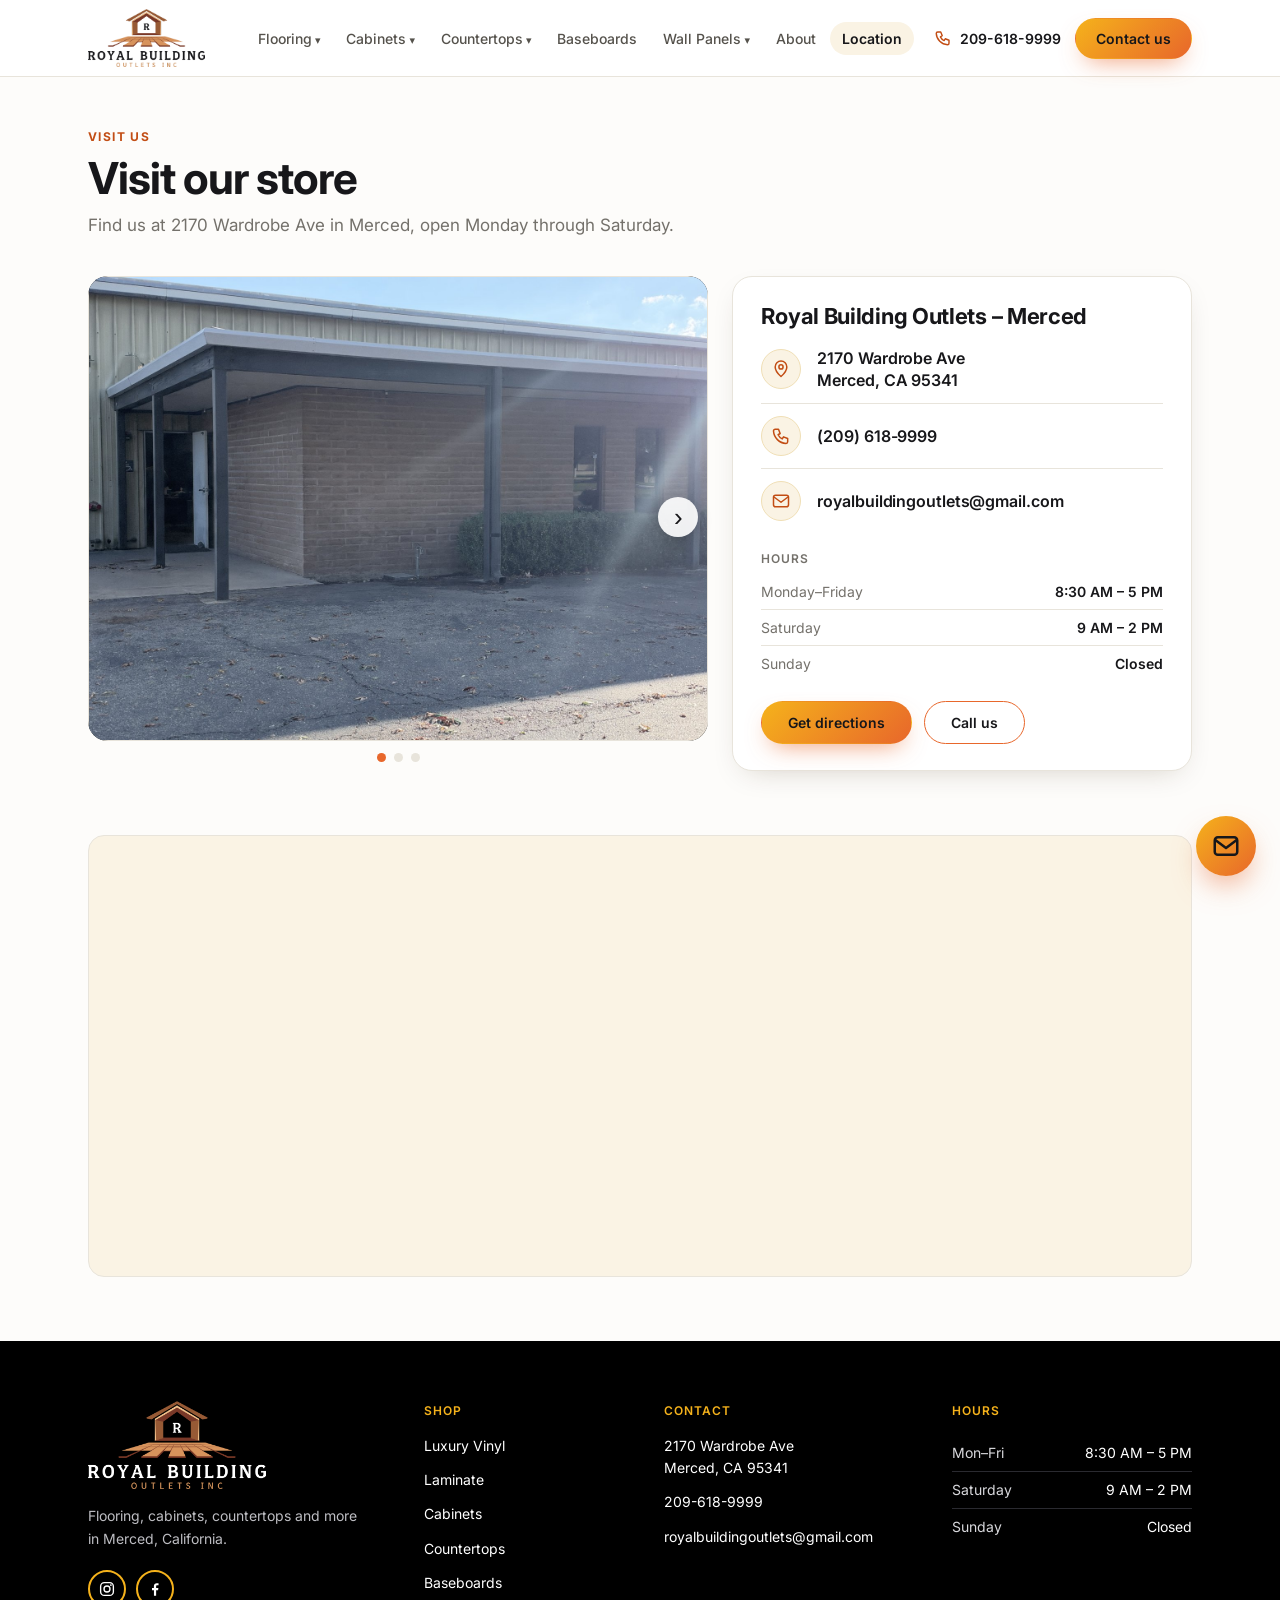
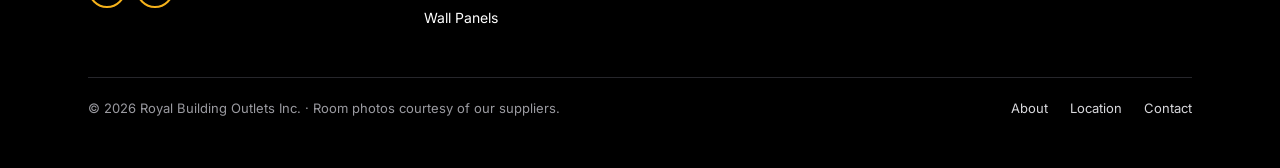
<file: locations.html>
<!doctype html>
<html lang="en"><head><meta charset="utf-8"><meta name="viewport" content="width=device-width,initial-scale=1">
<meta name="robots" content="noindex, nofollow">
<title>Visit Our Store | Royal Building Outlets, Merced CA</title>
<meta name="description" content="Visit Royal Building Outlets at 2170 Wardrobe Ave, Merced, CA 95341. Open Mon–Fri 8:30 AM–5 PM and Saturday 9 AM–2 PM.">
<link rel="canonical" href="https://www.royalbuildingoutlets.com/locations.html">
<meta property="og:type" content="website"><meta property="og:site_name" content="Royal Building Outlets">
<meta property="og:title" content="Visit Our Store | Royal Building Outlets, Merced CA"><meta property="og:description" content="Visit Royal Building Outlets at 2170 Wardrobe Ave, Merced, CA 95341. Open Mon–Fri 8:30 AM–5 PM and Saturday 9 AM–2 PM.">
<meta property="og:url" content="https://www.royalbuildingoutlets.com/locations.html"><meta property="og:image" content="https://www.royalbuildingoutlets.com/images/Store_Images/entrance-web.jpg">
<meta name="theme-color" content="#ffffff">
<link rel="preconnect" href="https://fonts.googleapis.com"><link rel="preconnect" href="https://fonts.gstatic.com" crossorigin>
<link rel="stylesheet" href="https://fonts.googleapis.com/css2?family=Inter:wght@400;500;600;700&amp;display=swap">
<link rel="stylesheet" href="style.css?v=20261124"><link rel="icon" type="image/png" href="images/Logo/Logo.png"></head><body>

<a class="skip" href="#main">Skip to content</a>
<header><div class="wrap hwrap">
  <a class="logo" href="index.html"><img src="images/Logo/logo-light.png" alt="Royal Building Outlets Inc" width="1280" height="633"></a>
  <nav id="mainnav" aria-label="Main">
    <div class="dd">
      <a href="index.html#flooring">Flooring</a><button type="button" class="dd-toggle" aria-expanded="false" aria-label="Show flooring pages"></button>
      <div class="menu">
        <a href="vinyl.html"><b>Luxury Vinyl</b><span>8mm &middot; 20 mil wear layer &middot; $1.59/sq ft</span></a>
        <a href="laminate.html"><b>Laminate</b><span>14mm &middot; AC4 wear layer</span></a>
      </div>
    </div>
    <div class="dd">
      <a href="cabinets.html">Cabinets</a><button type="button" class="dd-toggle" aria-expanded="false" aria-label="Show cabinets pages"></button>
      <div class="menu">
        <a href="cabinets.html#base">Base</a>
        <a href="cabinets.html#wall">Wall</a>
        <a href="cabinets.html#pantry">Pantry</a>
        <a href="cabinets.html#vanity">Vanity</a>
        <a href="cabinets.html#sink-base">Sink Base</a>
        <a href="cabinets.html#corner">Corner</a>
      </div>
    </div>
    <div class="dd">
      <a href="countertops.html">Countertops</a><button type="button" class="dd-toggle" aria-expanded="false" aria-label="Show countertops pages"></button>
      <div class="menu">
        <a href="countertops.html#countertops">Countertops</a>
        <a href="countertops.html#islands">Islands</a>
      </div>
    </div>
    <a href="baseboards.html">Baseboards</a>
    <div class="dd">
      <a href="wall-panels.html">Wall Panels</a><button type="button" class="dd-toggle" aria-expanded="false" aria-label="Show wall panels pages"></button>
      <div class="menu">
        <a href="wall-panels.html#wall">Wall Panels</a>
        <a href="wall-panels.html#shower">Shower Panels</a>
      </div>
    </div>
    <a href="about.html">About</a>
    <a href="locations.html" class="here" aria-current="page">Location</a>
    <a href="contact.html">Contact</a>
    <div class="nav-foot">
      <a class="btn solid txt" href="tel:+12096189999"><svg viewBox="0 0 24 24" aria-hidden="true"><path fill="none" stroke="currentColor" stroke-width="1.9" stroke-linecap="round" stroke-linejoin="round" d="M5 4h4l2 5-2.5 1.5a11 11 0 0 0 5 5L15 13l5 2v4a2 2 0 0 1-2 2A16 16 0 0 1 3 6a2 2 0 0 1 2-2z"/></svg>Call 209-618-9999</a>
      <p>Mon&ndash;Fri 8:30 AM&ndash;5 PM &middot; Sat 9 AM&ndash;2 PM<br>2170 Wardrobe Ave, Merced, CA</p>
    </div>
  </nav>
  <div class="hact">
    <a class="hphone" href="tel:+12096189999" aria-label="Call 209-618-9999"><svg viewBox="0 0 24 24" aria-hidden="true"><path fill="none" stroke="currentColor" stroke-width="1.9" stroke-linecap="round" stroke-linejoin="round" d="M5 4h4l2 5-2.5 1.5a11 11 0 0 0 5 5L15 13l5 2v4a2 2 0 0 1-2 2A16 16 0 0 1 3 6a2 2 0 0 1 2-2z"/></svg><span>209-618-9999</span></a>
    <a class="btn solid txt hcta" href="contact.html">Contact us</a>
    <button type="button" class="navbtn" aria-controls="mainnav" aria-expanded="false" aria-label="Open menu"><span></span></button>
  </div>
</div></header>

<main class="wrap" id="main">
  <section class="page-head">
    <span class="eyebrow">Visit us</span>
    <h1>Visit our store</h1>
    <p>Find us at 2170 Wardrobe Ave in Merced, open Monday through Saturday.</p>
  </section>

  <section>
    <div class="loc">
      <div>
        <div class="gallery" id="storegal" role="region" aria-label="Store photos">
        <div class="gal-track">
          <div class="img photo" role="img" aria-label="Royal Building Outlets entrance" style="background-image:url('images/Store_Images/entrance-web.jpg')"></div>
          <div class="img photo" role="img" aria-label="Royal Building Outlets sign at 2170 Wardrobe Ave" style="background-image:url('images/Store_Images/sign-web.jpg')"></div>
          <div class="img photo" role="img" aria-label="Flooring samples and cabinets inside the store" style="background-image:url('images/Store_Images/store.jpg')"></div>
        </div>
        <button type="button" class="gal-btn prev" aria-label="Previous photo">&#8249;</button>
        <button type="button" class="gal-btn next" aria-label="Next photo">&#8250;</button>
        <div class="gal-dots"></div>
      </div>
      </div>
      <div class="box vcard">
        <h2>Royal Building Outlets &ndash; Merced</h2>
        <a class="crow" href="https://www.google.com/maps/search/?api=1&amp;query=2170+Wardrobe+Ave+Merced+CA+95341" target="_blank" rel="noopener"><span class="cico"><svg viewBox="0 0 24 24" aria-hidden="true"><path fill="none" stroke="currentColor" stroke-width="1.8" stroke-linecap="round" stroke-linejoin="round" d="M12 21s7-6.2 7-11.5A7 7 0 0 0 5 9.5C5 14.8 12 21 12 21z"/><circle cx="12" cy="9.5" r="2.5" fill="none" stroke="currentColor" stroke-width="1.8"/></svg></span><span class="ctext"><span class="cval">2170 Wardrobe Ave<br>Merced, CA 95341</span></span></a>
        <a class="crow" href="tel:+12096189999"><span class="cico"><svg viewBox="0 0 24 24" aria-hidden="true"><path fill="none" stroke="currentColor" stroke-width="1.8" stroke-linecap="round" stroke-linejoin="round" d="M5 4h4l2 5-2.5 1.5a11 11 0 0 0 5 5L15 13l5 2v4a2 2 0 0 1-2 2A16 16 0 0 1 3 6a2 2 0 0 1 2-2z"/></svg></span><span class="ctext"><span class="cval">(209) 618-9999</span></span></a>
        <a class="crow" href="mailto:royalbuildingoutlets@gmail.com"><span class="cico"><svg viewBox="0 0 24 24" aria-hidden="true"><rect x="3" y="5" width="18" height="14" rx="2.5" fill="none" stroke="currentColor" stroke-width="1.8" stroke-linejoin="round"/><path d="M4 7.5l8 6 8-6" fill="none" stroke="currentColor" stroke-width="1.8" stroke-linecap="round" stroke-linejoin="round"/></svg></span><span class="ctext"><span class="cval cmail">royalbuildingoutlets@gmail.com</span></span></a>
        <div class="hours-title">Hours</div>
        <div class="hours"><div class="h"><span>Monday&ndash;Friday</span><span>8:30 AM &ndash; 5 PM</span></div><div class="h"><span>Saturday</span><span>9 AM &ndash; 2 PM</span></div><div class="h"><span>Sunday</span><span>Closed</span></div></div>
        <div class="btn-row"><a class="btn solid txt" href="https://www.google.com/maps/search/?api=1&amp;query=2170+Wardrobe+Ave+Merced+CA+95341" target="_blank" rel="noopener">Get directions</a><a class="btn txt" href="tel:+12096189999">Call us</a></div>
      </div>
    </div>
  </section>

  <section><div class="mapwrap tall"><iframe src="https://www.google.com/maps?q=2170+Wardrobe+Ave,+Merced,+CA+95341&amp;z=15&amp;output=embed" title="Map showing 2170 Wardrobe Ave, Merced, CA" loading="lazy" referrerpolicy="no-referrer-when-downgrade" allowfullscreen></iframe></div></section>
</main>

<footer><div class="wrap">
  <div class="fgrid">
    <div class="fbrand"><a class="logo" href="index.html"><img src="images/Logo/Logo.png" alt="Royal Building Outlets Inc" width="1280" height="633"></a>
      <p>Flooring, cabinets, countertops and more in Merced, California.</p><span class="social"><a href="https://www.instagram.com/royalbuildingoutlets/" target="_blank" rel="noopener" aria-label="Instagram"><svg viewBox="0 0 24 24" aria-hidden="true"><rect x="3.5" y="3.5" width="17" height="17" rx="5" fill="none" stroke="currentColor" stroke-width="1.8"/><circle cx="12" cy="12" r="4" fill="none" stroke="currentColor" stroke-width="1.8"/><circle cx="17.2" cy="6.8" r="1.2" fill="currentColor"/></svg></a><a href="https://www.facebook.com/people/Royal-Build/pfbid0Puxi76APLGJigcukLMW54oCZdmjU9fzhBERXR9j2Nn4Rtbv2d5swnHq3gfGUP66rl/" target="_blank" rel="noopener" aria-label="Facebook"><svg viewBox="0 0 24 24" aria-hidden="true"><path fill="currentColor" d="M13.5 21v-7.5h2.6l.4-3h-3V8.6c0-.9.3-1.5 1.6-1.5h1.6V4.4c-.3 0-1.2-.1-2.3-.1-2.3 0-3.9 1.4-3.9 4v2.2H8v3h2.6V21h2.9z"/></svg></a></span></div>
    <div class="fcol"><h4>Shop</h4><a href="vinyl.html">Luxury Vinyl</a><a href="laminate.html">Laminate</a><a href="cabinets.html">Cabinets</a><a href="countertops.html">Countertops</a><a href="baseboards.html">Baseboards</a><a href="wall-panels.html">Wall Panels</a></div>
    <div class="fcol"><h4>Contact</h4><a href="https://www.google.com/maps/search/?api=1&amp;query=2170+Wardrobe+Ave+Merced+CA+95341" target="_blank" rel="noopener">2170 Wardrobe Ave<br>Merced, CA 95341</a><a href="tel:+12096189999">209-618-9999</a><a href="mailto:royalbuildingoutlets@gmail.com">royalbuildingoutlets@gmail.com</a></div>
    <div class="fcol"><h4>Hours</h4><div class="hrs"><span>Mon&ndash;Fri</span><span>8:30 AM &ndash; 5 PM</span></div><div class="hrs"><span>Saturday</span><span>9 AM &ndash; 2 PM</span></div><div class="hrs"><span>Sunday</span><span>Closed</span></div></div>
  </div>
  <div class="fbottom"><span>&copy; <span data-year>2026</span> Royal Building Outlets Inc. &middot; Room photos courtesy of our suppliers.</span><span class="flinks"><a href="about.html">About</a><a href="locations.html">Location</a><a href="contact.html">Contact</a></span></div>
</div></footer>
<a class="chat" href="mailto:royalbuildingoutlets@gmail.com" aria-label="Email us at royalbuildingoutlets@gmail.com" title="Email us"></a>
<script type="application/ld+json">
{"@context":"https://schema.org","@type":"HomeGoodsStore","name":"Royal Building Outlets Inc","url":"https://www.royalbuildingoutlets.com/","telephone":"+1-209-618-9999",
 "address":{"@type":"PostalAddress","streetAddress":"2170 Wardrobe Ave","addressLocality":"Merced","addressRegion":"CA","postalCode":"95341","addressCountry":"US"},
 "openingHoursSpecification":[{"@type":"OpeningHoursSpecification","dayOfWeek":["Monday","Tuesday","Wednesday","Thursday","Friday"],"opens":"08:30","closes":"17:00"},
  {"@type":"OpeningHoursSpecification","dayOfWeek":"Saturday","opens":"09:00","closes":"14:00"}]}
</script>
<script>
(function () {
  var g = document.getElementById('storegal'), t = g.querySelector('.gal-track'), n = t.children.length, dots = g.querySelector('.gal-dots'), cur = 0;
  for (var i = 0; i < n; i++) { var d = document.createElement('button'); d.type = 'button'; d.setAttribute('aria-label', 'Photo ' + (i + 1)); d.dataset.i = i; dots.appendChild(d); }
  function go(i) { cur = Math.max(0, Math.min(n - 1, i)); t.scrollTo({ left: cur * t.clientWidth, behavior: 'smooth' }); }
  function sync() { cur = Math.round(t.scrollLeft / t.clientWidth); [].forEach.call(dots.children, function (d, i) { d.classList.toggle('on', i === cur); }); g.querySelector('.prev').disabled = cur === 0; g.querySelector('.next').disabled = cur === n - 1; }
  g.querySelector('.prev').addEventListener('click', function () { go(cur - 1); });
  g.querySelector('.next').addEventListener('click', function () { go(cur + 1); });
  dots.addEventListener('click', function (e) { if (e.target.dataset.i) go(+e.target.dataset.i); });
  t.addEventListener('scroll', function () { requestAnimationFrame(sync); }, { passive: true });
  sync();
})();
</script>
<script src="site.js?v=20261124"></script>
<script src="motion.js?v=20261124"></script>
</body></html>
</file>
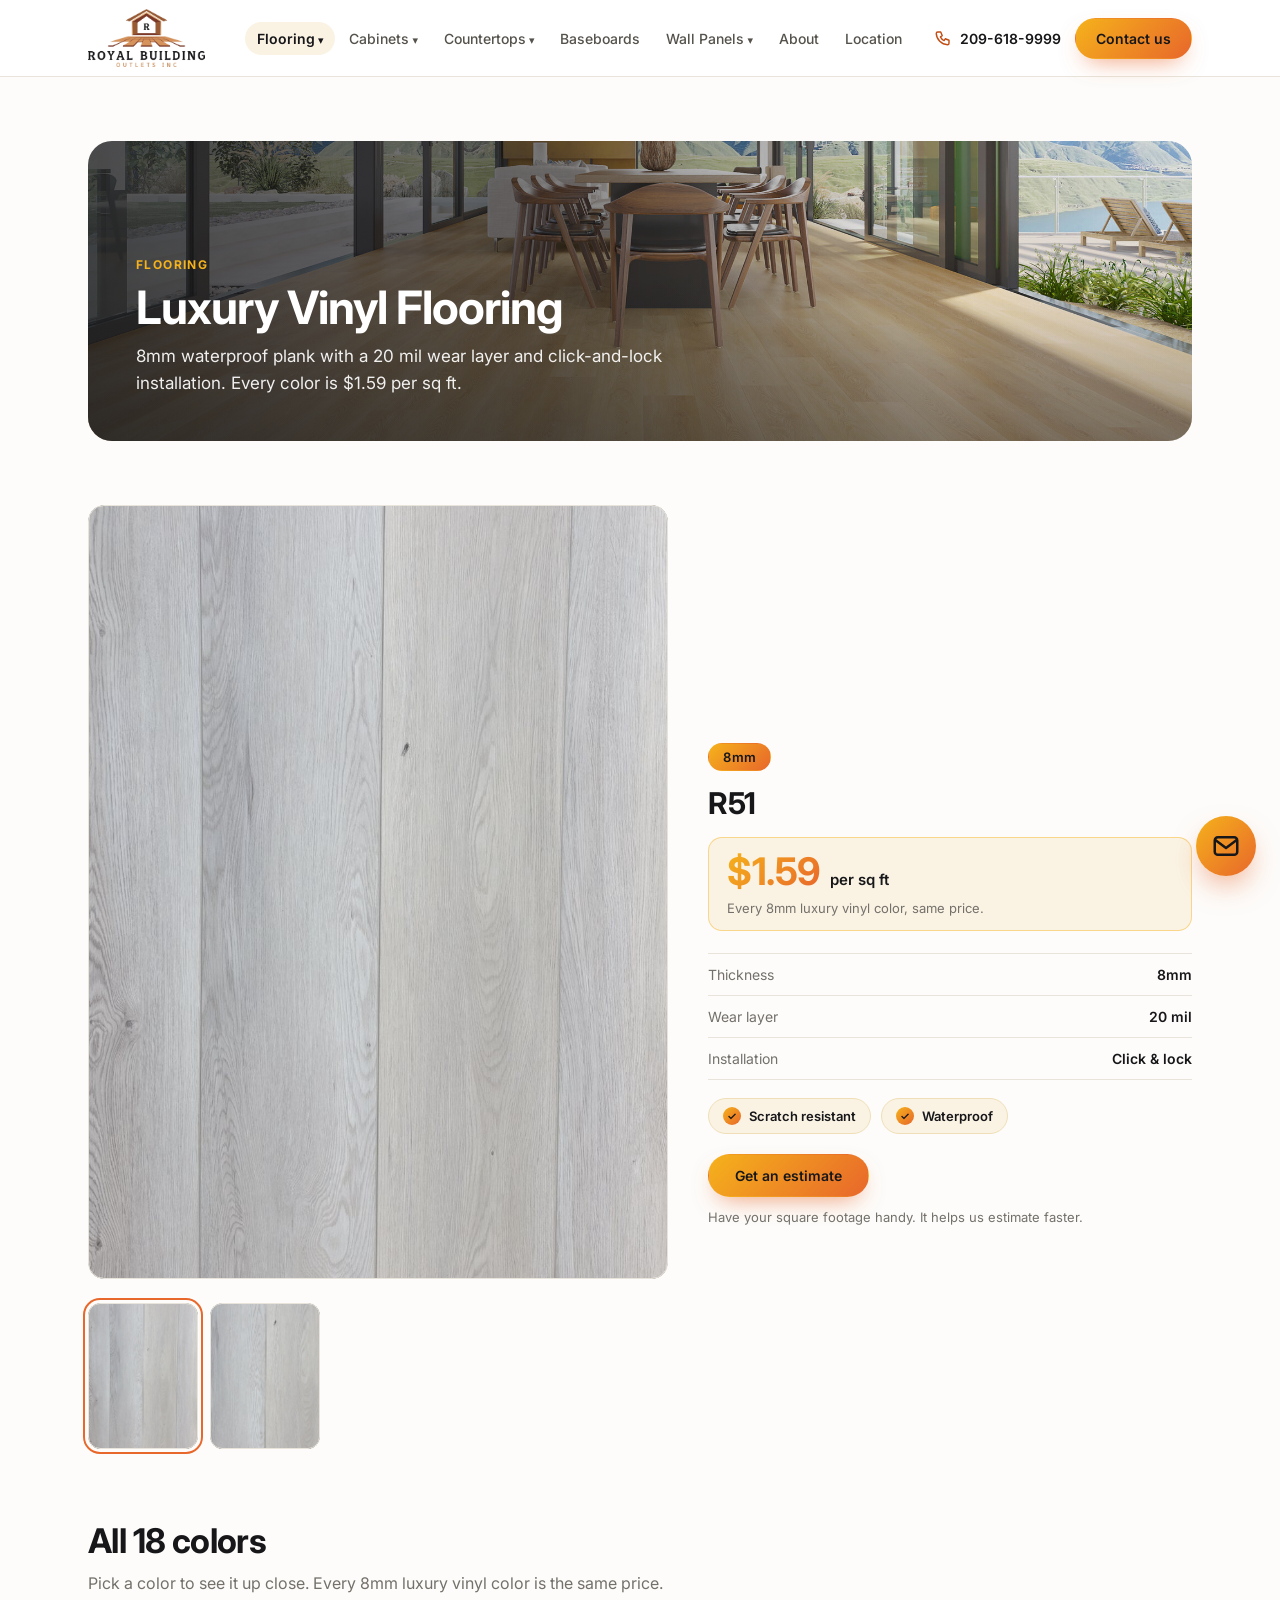
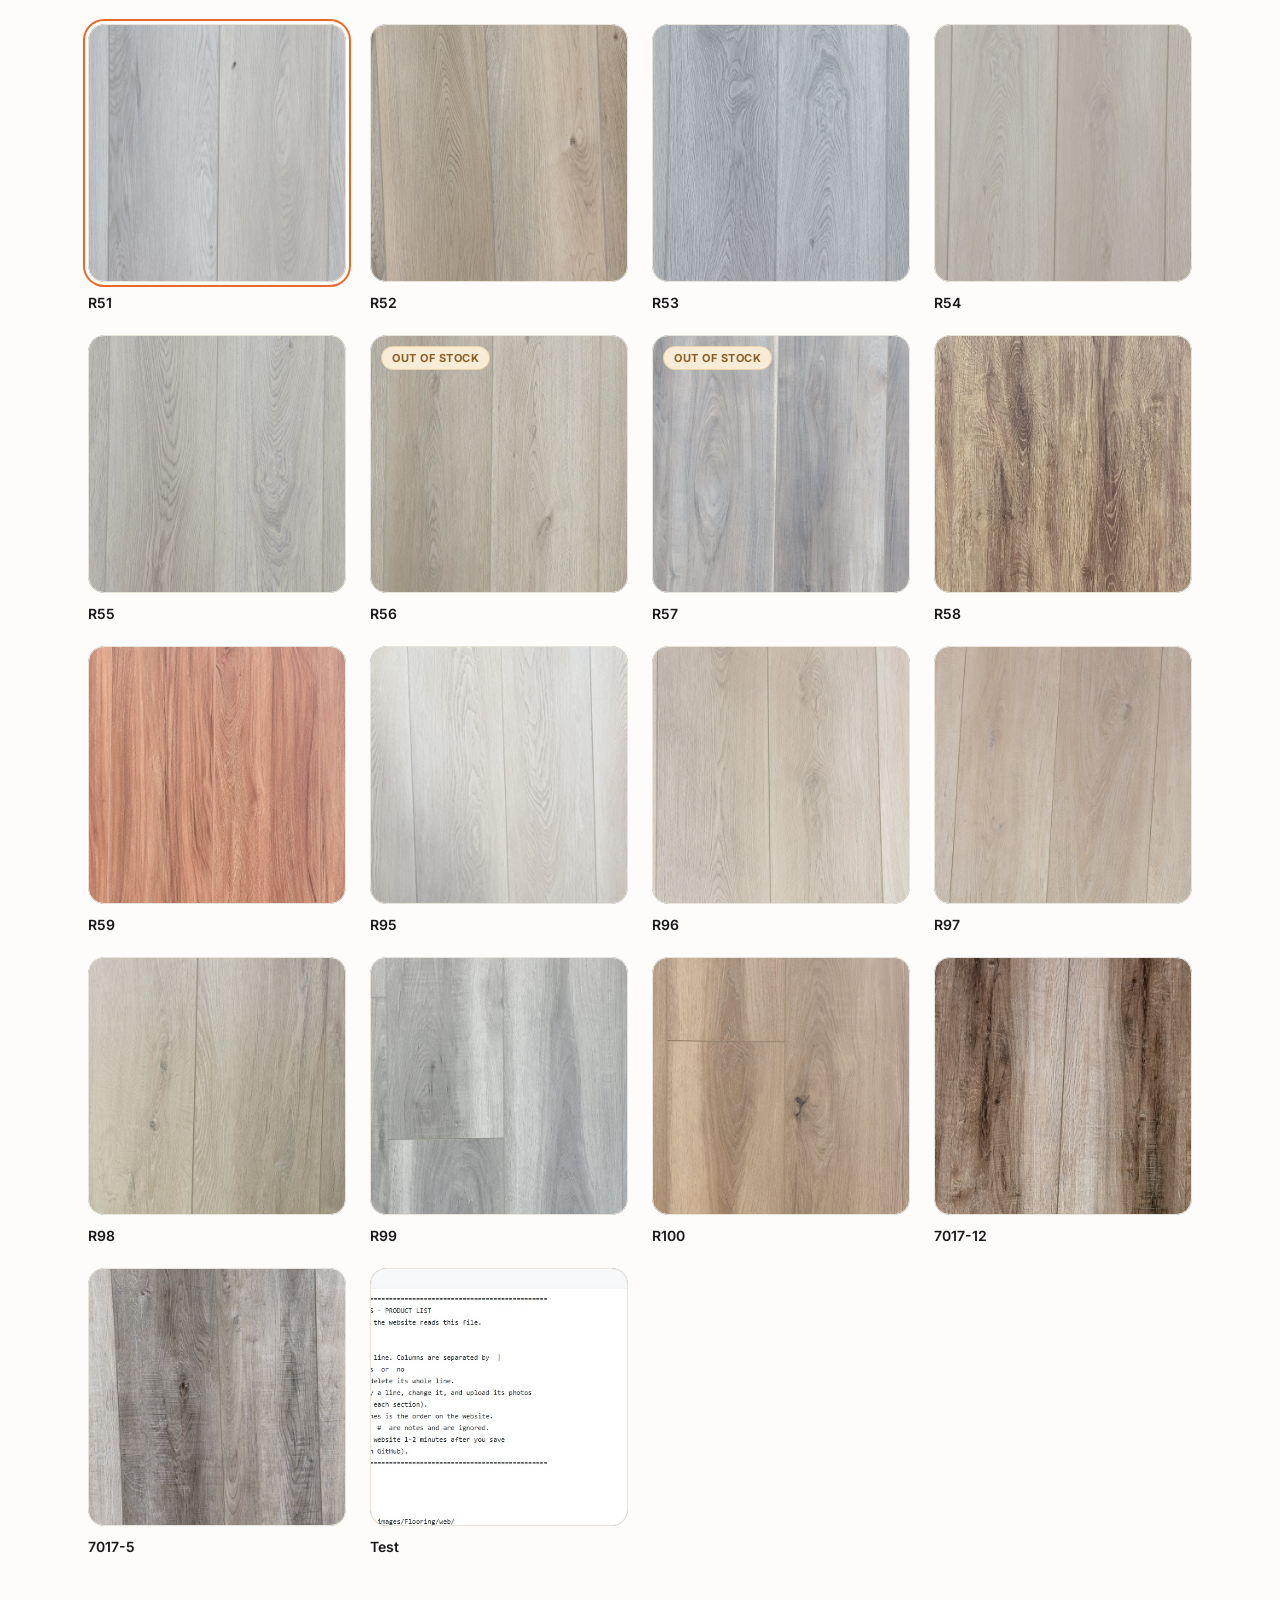
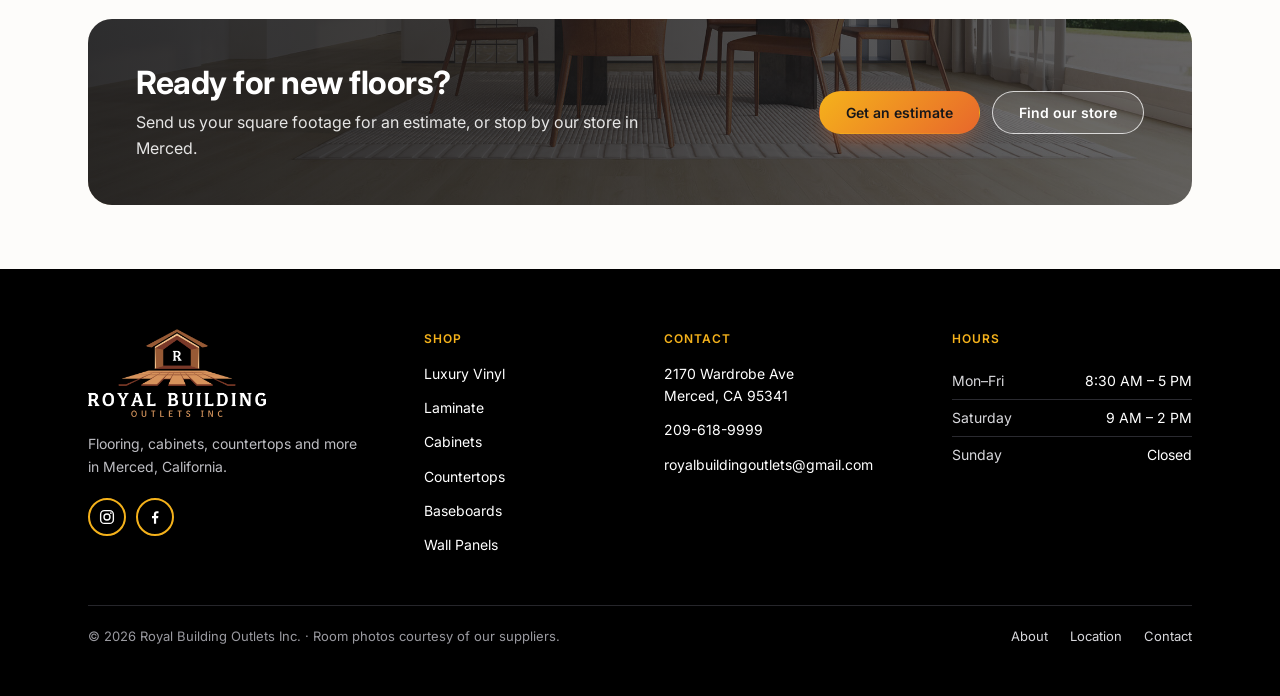
<file: vinyl.html>
<!doctype html>
<html lang="en"><head><meta charset="utf-8"><meta name="viewport" content="width=device-width,initial-scale=1">
<meta name="robots" content="noindex, nofollow">
<title>Luxury Vinyl Flooring | Royal Building Outlets, Merced CA</title>
<meta name="description" content="8mm waterproof luxury vinyl plank with a 20 mil wear layer and click-lock installation. All colors $1.59 per sq ft, at Royal Building Outlets in Merced, CA.">
<link rel="canonical" href="https://www.royalbuildingoutlets.com/vinyl.html">
<meta property="og:type" content="website"><meta property="og:site_name" content="Royal Building Outlets">
<meta property="og:title" content="Luxury Vinyl Flooring | Royal Building Outlets, Merced CA"><meta property="og:description" content="8mm waterproof luxury vinyl plank with a 20 mil wear layer and click-lock installation. All colors $1.59 per sq ft, at Royal Building Outlets in Merced, CA.">
<meta property="og:url" content="https://www.royalbuildingoutlets.com/vinyl.html"><meta property="og:image" content="https://www.royalbuildingoutlets.com/images/Cata/web/room-01.jpg">
<meta name="theme-color" content="#ffffff">
<link rel="preconnect" href="https://fonts.googleapis.com"><link rel="preconnect" href="https://fonts.gstatic.com" crossorigin>
<link rel="stylesheet" href="https://fonts.googleapis.com/css2?family=Inter:wght@400;500;600;700&amp;display=swap">
<link rel="stylesheet" href="style.css?v=20261124"><link rel="icon" type="image/png" href="images/Logo/Logo.png"></head><body>

<a class="skip" href="#main">Skip to content</a>
<header><div class="wrap hwrap">
  <a class="logo" href="index.html"><img src="images/Logo/logo-light.png" alt="Royal Building Outlets Inc" width="1280" height="633"></a>
  <nav id="mainnav" aria-label="Main">
    <div class="dd">
      <a href="index.html#flooring" class="here">Flooring</a><button type="button" class="dd-toggle" aria-expanded="false" aria-label="Show flooring pages"></button>
      <div class="menu">
        <a href="vinyl.html" aria-current="page"><b>Luxury Vinyl</b><span>8mm &middot; 20 mil wear layer &middot; $1.59/sq ft</span></a>
        <a href="laminate.html"><b>Laminate</b><span>14mm &middot; AC4 wear layer</span></a>
      </div>
    </div>
    <div class="dd">
      <a href="cabinets.html">Cabinets</a><button type="button" class="dd-toggle" aria-expanded="false" aria-label="Show cabinets pages"></button>
      <div class="menu">
        <a href="cabinets.html#base">Base</a>
        <a href="cabinets.html#wall">Wall</a>
        <a href="cabinets.html#pantry">Pantry</a>
        <a href="cabinets.html#vanity">Vanity</a>
        <a href="cabinets.html#sink-base">Sink Base</a>
        <a href="cabinets.html#corner">Corner</a>
      </div>
    </div>
    <div class="dd">
      <a href="countertops.html">Countertops</a><button type="button" class="dd-toggle" aria-expanded="false" aria-label="Show countertops pages"></button>
      <div class="menu">
        <a href="countertops.html#countertops">Countertops</a>
        <a href="countertops.html#islands">Islands</a>
      </div>
    </div>
    <a href="baseboards.html">Baseboards</a>
    <div class="dd">
      <a href="wall-panels.html">Wall Panels</a><button type="button" class="dd-toggle" aria-expanded="false" aria-label="Show wall panels pages"></button>
      <div class="menu">
        <a href="wall-panels.html#wall">Wall Panels</a>
        <a href="wall-panels.html#shower">Shower Panels</a>
      </div>
    </div>
    <a href="about.html">About</a>
    <a href="locations.html">Location</a>
    <a href="contact.html">Contact</a>
    <div class="nav-foot">
      <a class="btn solid txt" href="tel:+12096189999"><svg viewBox="0 0 24 24" aria-hidden="true"><path fill="none" stroke="currentColor" stroke-width="1.9" stroke-linecap="round" stroke-linejoin="round" d="M5 4h4l2 5-2.5 1.5a11 11 0 0 0 5 5L15 13l5 2v4a2 2 0 0 1-2 2A16 16 0 0 1 3 6a2 2 0 0 1 2-2z"/></svg>Call 209-618-9999</a>
      <p>Mon&ndash;Fri 8:30 AM&ndash;5 PM &middot; Sat 9 AM&ndash;2 PM<br>2170 Wardrobe Ave, Merced, CA</p>
    </div>
  </nav>
  <div class="hact">
    <a class="hphone" href="tel:+12096189999" aria-label="Call 209-618-9999"><svg viewBox="0 0 24 24" aria-hidden="true"><path fill="none" stroke="currentColor" stroke-width="1.9" stroke-linecap="round" stroke-linejoin="round" d="M5 4h4l2 5-2.5 1.5a11 11 0 0 0 5 5L15 13l5 2v4a2 2 0 0 1-2 2A16 16 0 0 1 3 6a2 2 0 0 1 2-2z"/></svg><span>209-618-9999</span></a>
    <a class="btn solid txt hcta" href="contact.html">Contact us</a>
    <button type="button" class="navbtn" aria-controls="mainnav" aria-expanded="false" aria-label="Open menu"><span></span></button>
  </div>
</div></header>

<main class="wrap" id="main">
  <section><div class="page-hero" style="background-image:url('images/Cata/web/room-01.jpg')"><div><span class="eyebrow">Flooring</span><h1>Luxury Vinyl Flooring</h1><p>8mm waterproof plank with a 20 mil wear layer and click-and-lock installation. Every color is $1.59 per sq ft.</p></div></div></section>

  <!-- selected color: image left, name + description right -->
  <section>
    <div class="colorfeat">
      <div><div class="img" id="featimg" style="min-height:0;aspect-ratio:3/4" data-img="Large photo: color 1 vinyl plank in a room"></div><div class="thumbs" id="flthumbs" style="grid-template-columns:repeat(2,minmax(0,110px))"></div></div>
      <div class="info">
        <span class="tag solid">8mm</span>
        <div class="oos-note" id="stockNote" hidden style="margin-top:14px">Out of stock</div>
        <div class="bb-code" id="colorName" style="margin-top:14px">R51</div>
        <div class="price"><span class="amt">$1.59</span><span class="per">per sq ft</span><span class="note">Every 8mm luxury vinyl color, same price.</span></div>
        <div class="feat-specs">
          <div class="r"><span>Thickness</span><span>8mm</span></div>
          <div class="r"><span>Wear layer</span><span>20 mil</span></div>
          <div class="r"><span>Installation</span><span>Click &amp; lock</span></div>
        </div>
        <div class="badges"><span class="badge">Scratch resistant</span><span class="badge">Waterproof</span></div>
        <a class="btn solid txt" id="estimate" href="contact.html?topic=Vinyl%20flooring">Get an estimate</a>
        <p class="est-hint">Have your square footage handy. It helps us estimate faster.</p>
      </div>
    </div>
  </section>

  <!-- all colors -->
  <section id="colors">
    <div class="sec-head"><h2>All <span data-count="vinyl">17</span> colors</h2><p>Pick a color to see it up close. Every 8mm luxury vinyl color is the same price.</p></div>
    <div class="grid g4 colorgrid" id="colorgrid"></div>
    <p class="grid-note" data-products-error hidden></p>
  </section>

  <section class="cta-band" style="--cta-img:url('images/Cata/web/room-06.jpg')">
    <div><h2>Ready for new floors?</h2><p>Send us your square footage for an estimate, or stop by our store in Merced.</p></div>
    <div class="btn-row"><a class="btn solid txt" href="contact.html?topic=Vinyl%20flooring">Get an estimate</a><a class="btn txt ghost" href="locations.html">Find our store</a></div>
  </section>

</main>

<footer><div class="wrap">
  <div class="fgrid">
    <div class="fbrand"><a class="logo" href="index.html"><img src="images/Logo/Logo.png" alt="Royal Building Outlets Inc" width="1280" height="633"></a>
      <p>Flooring, cabinets, countertops and more in Merced, California.</p><span class="social"><a href="https://www.instagram.com/royalbuildingoutlets/" target="_blank" rel="noopener" aria-label="Instagram"><svg viewBox="0 0 24 24" aria-hidden="true"><rect x="3.5" y="3.5" width="17" height="17" rx="5" fill="none" stroke="currentColor" stroke-width="1.8"/><circle cx="12" cy="12" r="4" fill="none" stroke="currentColor" stroke-width="1.8"/><circle cx="17.2" cy="6.8" r="1.2" fill="currentColor"/></svg></a><a href="https://www.facebook.com/people/Royal-Build/pfbid0Puxi76APLGJigcukLMW54oCZdmjU9fzhBERXR9j2Nn4Rtbv2d5swnHq3gfGUP66rl/" target="_blank" rel="noopener" aria-label="Facebook"><svg viewBox="0 0 24 24" aria-hidden="true"><path fill="currentColor" d="M13.5 21v-7.5h2.6l.4-3h-3V8.6c0-.9.3-1.5 1.6-1.5h1.6V4.4c-.3 0-1.2-.1-2.3-.1-2.3 0-3.9 1.4-3.9 4v2.2H8v3h2.6V21h2.9z"/></svg></a></span></div>
    <div class="fcol"><h4>Shop</h4><a href="vinyl.html">Luxury Vinyl</a><a href="laminate.html">Laminate</a><a href="cabinets.html">Cabinets</a><a href="countertops.html">Countertops</a><a href="baseboards.html">Baseboards</a><a href="wall-panels.html">Wall Panels</a></div>
    <div class="fcol"><h4>Contact</h4><a href="https://www.google.com/maps/search/?api=1&amp;query=2170+Wardrobe+Ave+Merced+CA+95341" target="_blank" rel="noopener">2170 Wardrobe Ave<br>Merced, CA 95341</a><a href="tel:+12096189999">209-618-9999</a><a href="mailto:royalbuildingoutlets@gmail.com">royalbuildingoutlets@gmail.com</a></div>
    <div class="fcol"><h4>Hours</h4><div class="hrs"><span>Mon&ndash;Fri</span><span>8:30 AM &ndash; 5 PM</span></div><div class="hrs"><span>Saturday</span><span>9 AM &ndash; 2 PM</span></div><div class="hrs"><span>Sunday</span><span>Closed</span></div></div>
  </div>
  <div class="fbottom"><span>&copy; <span data-year>2026</span> Royal Building Outlets Inc. &middot; Room photos courtesy of our suppliers.</span><span class="flinks"><a href="about.html">About</a><a href="locations.html">Location</a><a href="contact.html">Contact</a></span></div>
</div></footer>
<a class="chat" href="mailto:royalbuildingoutlets@gmail.com" aria-label="Email us at royalbuildingoutlets@gmail.com" title="Email us"></a>

<script src="products.js?v=20261127"></script>
<script>
loadProducts(function (P) {
  var KIND = 'vinyl', TOPIC = 'Vinyl flooring', PHOTO_TEXT = 'vinyl plank';
  var LIST = P ? P[KIND] : [];
  var grid = document.getElementById('colorgrid');
  var img = document.getElementById('featimg');
  var nameEl = document.getElementById('colorName');
  var stockEl = document.getElementById('stockNote');
  var estimate = document.getElementById('estimate');
  var DIR = 'images/Flooring/web/';
  if (!LIST.length) return;

  /* ---------- color grid, built from products.txt ---------- */
  LIST.forEach(function (p, i) {
    var c = document.createElement('div');
    c.className = 'card' + (p.inStock ? '' : ' oos'); c.dataset.i = i + 1; c.dataset.name = p.code;
    c.innerHTML = '<div class="img sq photo" role="img" aria-label="' + p.code + ' ' + PHOTO_TEXT + ' sample" style="background-image:url(\'' + DIR + p.code + '.jpg\')">' +
      (p.inStock ? '' : '<span class="oos-tag">Out of stock</span>') + '</div><div class="pfname">' + p.code + '</div>';
    grid.appendChild(c);
  });
  var cards = grid.querySelectorAll('.card');

  /* each color has two large photos: <code>-1.jpg (overview) and <code>-2.jpg (close-up) */
  var cur = null, shot = 1;
  function showShot() {
    img.style.backgroundImage = 'url("' + DIR + cur.code + '-' + shot + '.jpg")';
    img.classList.add('photo');
    var th = document.getElementById('flthumbs'); th.innerHTML = '';
    [1, 2].forEach(function (n) {
      var t = document.createElement('div');
      t.className = 'img photo' + (n === shot ? ' on' : '');
      t.style.backgroundImage = 'url("' + DIR + cur.code + '-' + n + '.jpg")';
      t.style.aspectRatio = '3 / 4';
      t.setAttribute('role', 'button'); t.setAttribute('aria-label', 'Photo ' + n);
      t.addEventListener('click', function () { shot = n; showShot(); });
      th.appendChild(t);
    });
  }
  function pick(i) {
    cur = LIST[i];
    cards.forEach(function (x, j) { x.classList.toggle('on', j === i); });
    nameEl.textContent = cur.code;
    stockEl.hidden = cur.inStock;
    shot = 1; showShot();
    img.setAttribute('data-img', 'Large photo: ' + cur.code + ' ' + PHOTO_TEXT + ' in a room');
    estimate.href = 'contact.html?topic=' + encodeURIComponent(TOPIC) + '&item=' + encodeURIComponent(cur.code);
  }
  cards.forEach(function (c, i) {
    c.addEventListener('click', function () {
      pick(i);
      img.scrollIntoView({ behavior: 'smooth', block: 'nearest' });
    });
  });
  /* the home page links to a color with #<code>, e.g. vinyl.html#R57 */
  function fromHash() {
    var want = decodeURIComponent(location.hash.slice(1)), hit = -1;
    LIST.forEach(function (p, i) { if (p.code === want) hit = i; });
    pick(hit < 0 ? 0 : hit);
    if (hit > -1) img.scrollIntoView({ block: 'center' });
  }
  window.addEventListener('hashchange', fromHash);
  fromHash();
});
</script>
<script src="site.js?v=20261124"></script>
<script src="motion.js?v=20261124"></script>
</body></html>
</file>
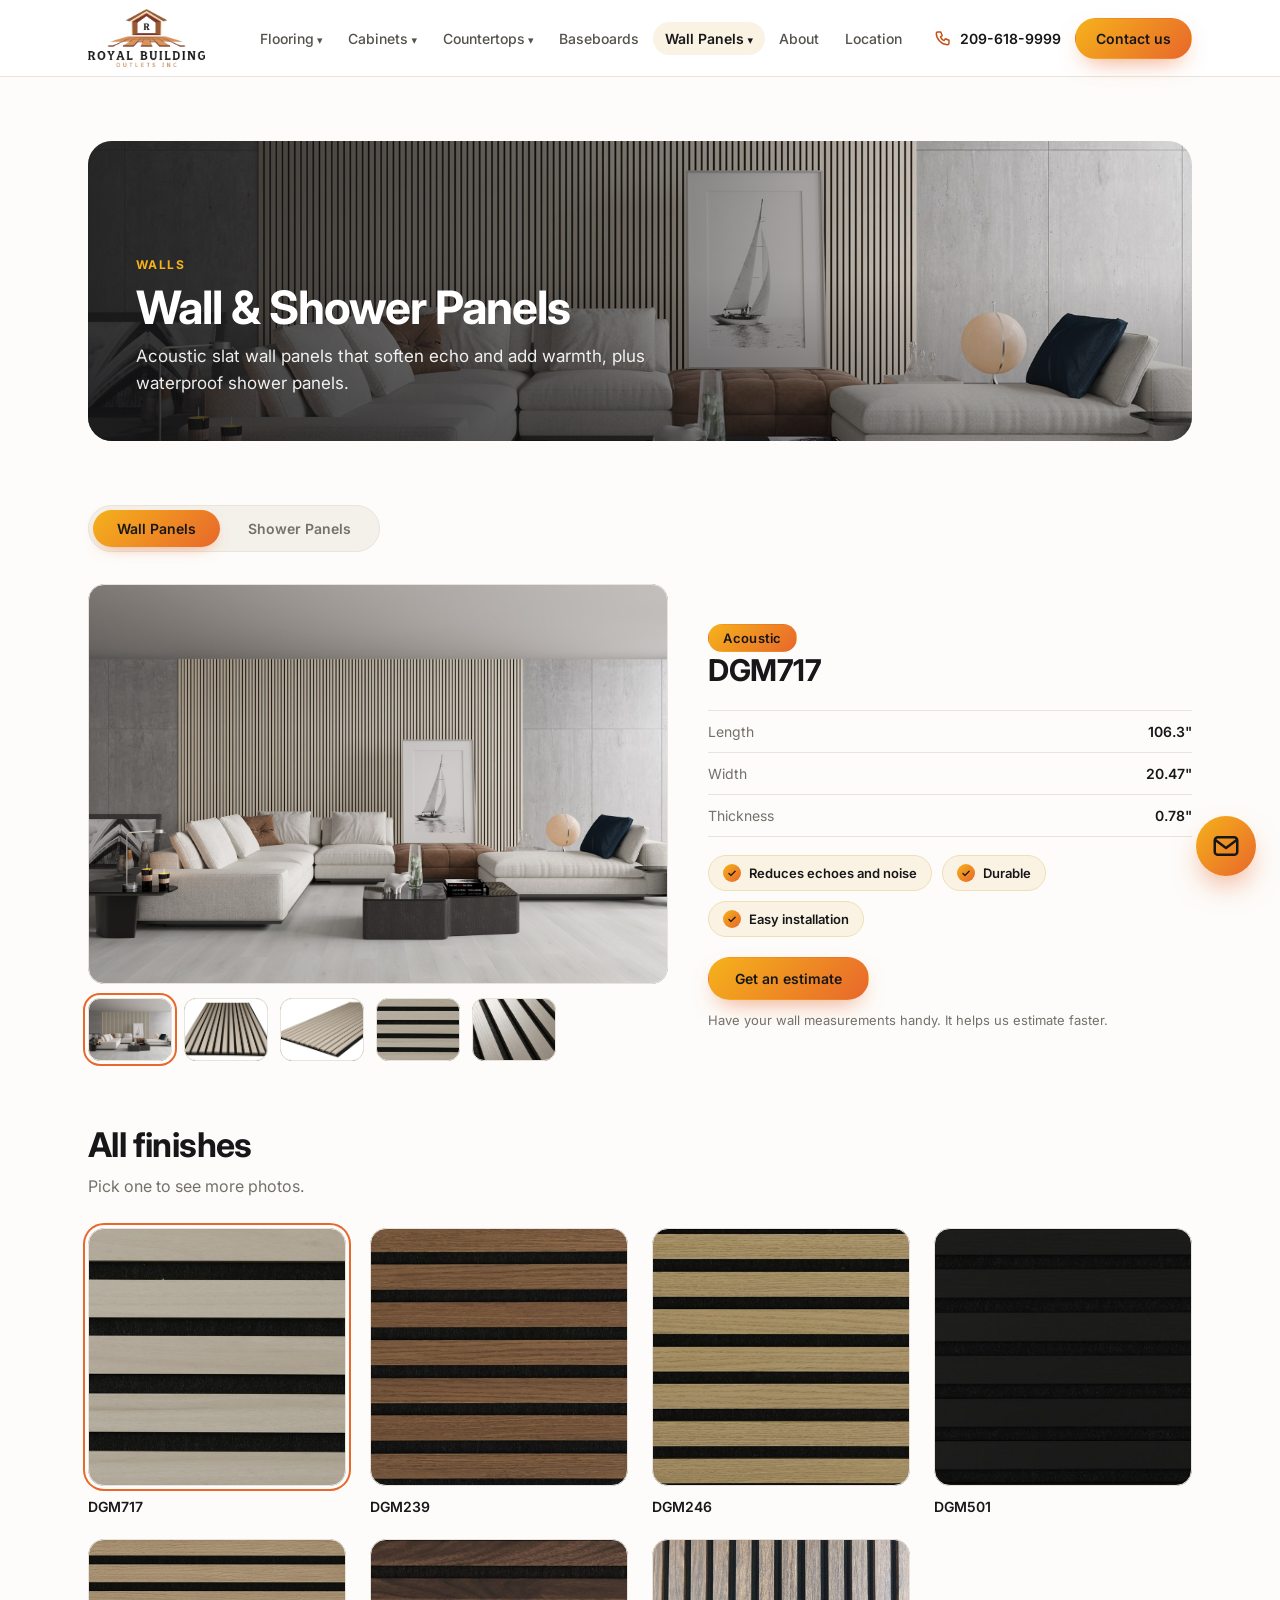
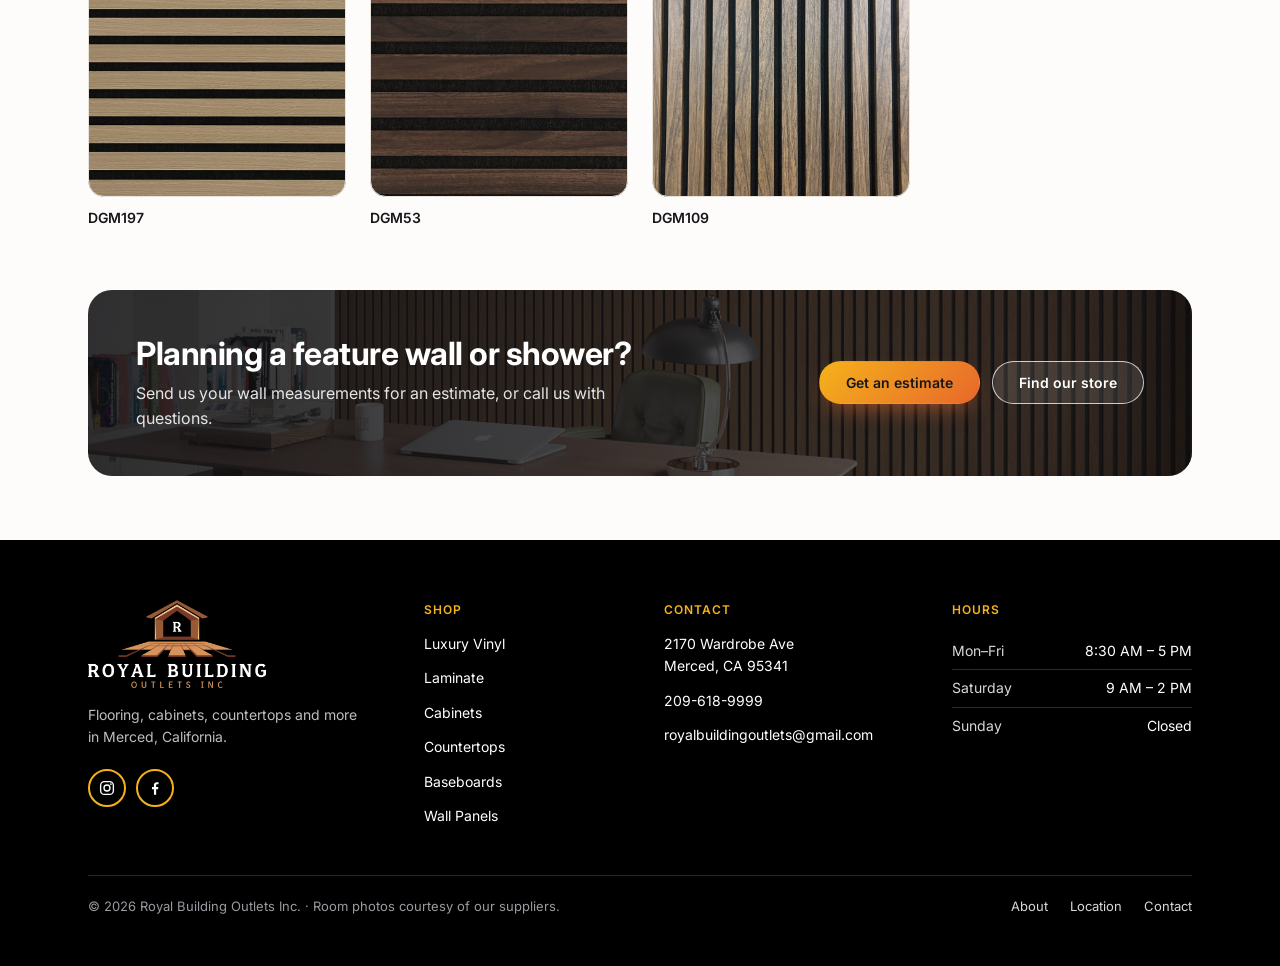
<file: wall-panels.html>
<!doctype html>
<html lang="en"><head><meta charset="utf-8"><meta name="viewport" content="width=device-width,initial-scale=1">
<meta name="robots" content="noindex, nofollow">
<title>Wall Panels &amp; Shower Panels | Royal Building Outlets, Merced CA</title>
<meta name="description" content="Acoustic slat wall panels in 7 finishes, plus shower wall panels. Royal Building Outlets, Merced, CA.">
<link rel="canonical" href="https://www.royalbuildingoutlets.com/wall-panels.html">
<meta property="og:type" content="website"><meta property="og:site_name" content="Royal Building Outlets">
<meta property="og:title" content="Wall Panels &amp; Shower Panels | Royal Building Outlets, Merced CA"><meta property="og:description" content="Acoustic slat wall panels in 7 finishes, plus shower wall panels. Royal Building Outlets, Merced, CA.">
<meta property="og:url" content="https://www.royalbuildingoutlets.com/wall-panels.html"><meta property="og:image" content="https://www.royalbuildingoutlets.com/images/Wall_Panels/web/2-room.jpg">
<meta name="theme-color" content="#ffffff">
<link rel="preconnect" href="https://fonts.googleapis.com"><link rel="preconnect" href="https://fonts.gstatic.com" crossorigin>
<link rel="stylesheet" href="https://fonts.googleapis.com/css2?family=Inter:wght@400;500;600;700&amp;display=swap">
<link rel="stylesheet" href="style.css?v=20261124"><link rel="icon" type="image/png" href="images/Logo/Logo.png"></head><body>

<a class="skip" href="#main">Skip to content</a>
<header><div class="wrap hwrap">
  <a class="logo" href="index.html"><img src="images/Logo/logo-light.png" alt="Royal Building Outlets Inc" width="1280" height="633"></a>
  <nav id="mainnav" aria-label="Main">
    <div class="dd">
      <a href="index.html#flooring">Flooring</a><button type="button" class="dd-toggle" aria-expanded="false" aria-label="Show flooring pages"></button>
      <div class="menu">
        <a href="vinyl.html"><b>Luxury Vinyl</b><span>8mm &middot; 20 mil wear layer &middot; $1.59/sq ft</span></a>
        <a href="laminate.html"><b>Laminate</b><span>14mm &middot; AC4 wear layer</span></a>
      </div>
    </div>
    <div class="dd">
      <a href="cabinets.html">Cabinets</a><button type="button" class="dd-toggle" aria-expanded="false" aria-label="Show cabinets pages"></button>
      <div class="menu">
        <a href="cabinets.html#base">Base</a>
        <a href="cabinets.html#wall">Wall</a>
        <a href="cabinets.html#pantry">Pantry</a>
        <a href="cabinets.html#vanity">Vanity</a>
        <a href="cabinets.html#sink-base">Sink Base</a>
        <a href="cabinets.html#corner">Corner</a>
      </div>
    </div>
    <div class="dd">
      <a href="countertops.html">Countertops</a><button type="button" class="dd-toggle" aria-expanded="false" aria-label="Show countertops pages"></button>
      <div class="menu">
        <a href="countertops.html#countertops">Countertops</a>
        <a href="countertops.html#islands">Islands</a>
      </div>
    </div>
    <a href="baseboards.html">Baseboards</a>
    <div class="dd">
      <a href="wall-panels.html" class="here" aria-current="page">Wall Panels</a><button type="button" class="dd-toggle" aria-expanded="false" aria-label="Show wall panels pages"></button>
      <div class="menu">
        <a href="wall-panels.html#wall">Wall Panels</a>
        <a href="wall-panels.html#shower">Shower Panels</a>
      </div>
    </div>
    <a href="about.html">About</a>
    <a href="locations.html">Location</a>
    <a href="contact.html">Contact</a>
    <div class="nav-foot">
      <a class="btn solid txt" href="tel:+12096189999"><svg viewBox="0 0 24 24" aria-hidden="true"><path fill="none" stroke="currentColor" stroke-width="1.9" stroke-linecap="round" stroke-linejoin="round" d="M5 4h4l2 5-2.5 1.5a11 11 0 0 0 5 5L15 13l5 2v4a2 2 0 0 1-2 2A16 16 0 0 1 3 6a2 2 0 0 1 2-2z"/></svg>Call 209-618-9999</a>
      <p>Mon&ndash;Fri 8:30 AM&ndash;5 PM &middot; Sat 9 AM&ndash;2 PM<br>2170 Wardrobe Ave, Merced, CA</p>
    </div>
  </nav>
  <div class="hact">
    <a class="hphone" href="tel:+12096189999" aria-label="Call 209-618-9999"><svg viewBox="0 0 24 24" aria-hidden="true"><path fill="none" stroke="currentColor" stroke-width="1.9" stroke-linecap="round" stroke-linejoin="round" d="M5 4h4l2 5-2.5 1.5a11 11 0 0 0 5 5L15 13l5 2v4a2 2 0 0 1-2 2A16 16 0 0 1 3 6a2 2 0 0 1 2-2z"/></svg><span>209-618-9999</span></a>
    <a class="btn solid txt hcta" href="contact.html">Contact us</a>
    <button type="button" class="navbtn" aria-controls="mainnav" aria-expanded="false" aria-label="Open menu"><span></span></button>
  </div>
</div></header>

<main class="wrap" id="main">
  <section><div class="page-hero" style="background-image:url('images/Wall_Panels/web/2-room.jpg')"><div><span class="eyebrow">Walls</span><h1>Wall &amp; Shower Panels</h1><p>Acoustic slat wall panels that soften echo and add warmth, plus waterproof shower panels.</p></div></div></section>

  <section class="tabs-sec">
    <div class="seg" id="wpseg" role="tablist" aria-label="Wall panels or shower panels">
      <button type="button" class="on" data-kind="wall" role="tab" aria-selected="true">Wall Panels</button>
      <button type="button" data-kind="shower" role="tab" aria-selected="false">Shower Panels</button>
    </div>
  </section>

  <!-- selected color: image left, name + description right -->
  <section>
    <div class="colorfeat">
      <div>
        <div class="img" id="featimg" style="min-height:400px" data-img="Large photo: color 1 wall panel on a finished wall"></div>
        <div class="sidethumbs wpthumbs" id="wpthumbs"></div>
      </div>
      <div class="info">
        <span class="tag solid" id="wpTag">Acoustic</span>
        <div class="oos-note" id="wpStock" hidden style="margin:14px 0 0">Out of stock</div>
        <div class="line b" id="wpName"></div>
        <div class="feat-specs" id="wpSpecs">
          <div class="r"><span>Length</span><span>106.3"</span></div>
          <div class="r"><span>Width</span><span>20.47"</span></div>
          <div class="r"><span>Thickness</span><span>0.78"</span></div>
        </div>
        <div class="badges" id="wpBadges"><span class="badge">Reduces echoes and noise</span><span class="badge">Durable</span><span class="badge">Easy installation</span></div>
        <a class="btn solid txt" id="estimate" href="contact.html?topic=Wall%20panels">Get an estimate</a>
        <p class="est-hint" id="wpHint">Have your wall measurements handy. It helps us estimate faster.</p>
      </div>
    </div>
  </section>

  <!-- all colors -->
  <section id="colors">
    <div class="sec-head"><h2 id="wpGridTitle">All finishes</h2><p>Pick one to see more photos.</p></div>
    <div class="grid g4 colorgrid" id="colorgrid"></div>
    <p class="grid-note" data-products-error hidden></p>
  </section>

  <section class="cta-band" style="--cta-img:url('images/Wall_Panels/web/5-room.jpg')">
    <div><h2>Planning a feature wall or shower?</h2><p>Send us your wall measurements for an estimate, or call us with questions.</p></div>
    <div class="btn-row"><a class="btn solid txt" href="contact.html?topic=Wall%20panels">Get an estimate</a><a class="btn txt ghost" href="locations.html">Find our store</a></div>
  </section>

</main>

<footer><div class="wrap">
  <div class="fgrid">
    <div class="fbrand"><a class="logo" href="index.html"><img src="images/Logo/Logo.png" alt="Royal Building Outlets Inc" width="1280" height="633"></a>
      <p>Flooring, cabinets, countertops and more in Merced, California.</p><span class="social"><a href="https://www.instagram.com/royalbuildingoutlets/" target="_blank" rel="noopener" aria-label="Instagram"><svg viewBox="0 0 24 24" aria-hidden="true"><rect x="3.5" y="3.5" width="17" height="17" rx="5" fill="none" stroke="currentColor" stroke-width="1.8"/><circle cx="12" cy="12" r="4" fill="none" stroke="currentColor" stroke-width="1.8"/><circle cx="17.2" cy="6.8" r="1.2" fill="currentColor"/></svg></a><a href="https://www.facebook.com/people/Royal-Build/pfbid0Puxi76APLGJigcukLMW54oCZdmjU9fzhBERXR9j2Nn4Rtbv2d5swnHq3gfGUP66rl/" target="_blank" rel="noopener" aria-label="Facebook"><svg viewBox="0 0 24 24" aria-hidden="true"><path fill="currentColor" d="M13.5 21v-7.5h2.6l.4-3h-3V8.6c0-.9.3-1.5 1.6-1.5h1.6V4.4c-.3 0-1.2-.1-2.3-.1-2.3 0-3.9 1.4-3.9 4v2.2H8v3h2.6V21h2.9z"/></svg></a></span></div>
    <div class="fcol"><h4>Shop</h4><a href="vinyl.html">Luxury Vinyl</a><a href="laminate.html">Laminate</a><a href="cabinets.html">Cabinets</a><a href="countertops.html">Countertops</a><a href="baseboards.html">Baseboards</a><a href="wall-panels.html">Wall Panels</a></div>
    <div class="fcol"><h4>Contact</h4><a href="https://www.google.com/maps/search/?api=1&amp;query=2170+Wardrobe+Ave+Merced+CA+95341" target="_blank" rel="noopener">2170 Wardrobe Ave<br>Merced, CA 95341</a><a href="tel:+12096189999">209-618-9999</a><a href="mailto:royalbuildingoutlets@gmail.com">royalbuildingoutlets@gmail.com</a></div>
    <div class="fcol"><h4>Hours</h4><div class="hrs"><span>Mon&ndash;Fri</span><span>8:30 AM &ndash; 5 PM</span></div><div class="hrs"><span>Saturday</span><span>9 AM &ndash; 2 PM</span></div><div class="hrs"><span>Sunday</span><span>Closed</span></div></div>
  </div>
  <div class="fbottom"><span>&copy; <span data-year>2026</span> Royal Building Outlets Inc. &middot; Room photos courtesy of our suppliers.</span><span class="flinks"><a href="about.html">About</a><a href="locations.html">Location</a><a href="contact.html">Contact</a></span></div>
</div></footer>
<a class="chat" href="mailto:royalbuildingoutlets@gmail.com" aria-label="Email us at royalbuildingoutlets@gmail.com" title="Email us"></a>

<script src="products.js?v=20261127"></script>
<script>
loadProducts(function (P) {
  /* the panels, their photos and their stock come from products.txt */
  var WALL = P ? P.wallPanels : [], SHOWER = P ? P.showerPanels : [];
  var grid = document.getElementById('colorgrid'), cards = [];
  var img = document.getElementById('featimg');
  var buttons = document.querySelectorAll('#wpseg button');
  var kind = 'wall', color = 0, shot = 0;
  function specs(rows) { return rows.map(function (r) { return '<div class="r"><span>' + r[0] + '</span><span>' + r[1] + '</span></div>'; }).join(''); }
  function badges(list) { return list.map(function (b) { return '<span class="badge">' + b + '</span>'; }).join(''); }
  var KINDS = {
    wall:   { dir: 'images/Wall_Panels/web/', list: WALL, photo: 'wall panel on a finished wall', tag: 'Acoustic', topic: 'Wall panels', grid: 'All finishes',
              specs: specs([['Length', '106.3"'], ['Width', '20.47"'], ['Thickness', '0.78"']]),
              badges: badges(['Reduces echoes and noise', 'Durable', 'Easy installation']),
              hint: 'Have your wall measurements handy. It helps us estimate faster.',
              name: function (p) { return p.code; }, card: function (p) { return p.card; }, photos: function (p) { return p.photos; } },
    shower: { dir: 'images/Shower_Panel/web/', list: SHOWER, photo: 'shower panel in a finished shower', tag: 'Shower', topic: 'Shower panels', grid: 'All shower panels',
              specs: specs([['Height', '9 ft (108")'], ['Width', '4 ft (48")']]),
              badges: badges(['Waterproof', 'Easy to clean', 'Easy installation']),
              hint: 'Have your shower wall measurements handy. It helps us estimate faster.',
              name: function (p) { return p.name; }, card: function (p) { return p.card; }, photos: function (p) { return [p.large]; } }
  };
  if (!WALL.length && !SHOWER.length) return;

  function render() {
    var k = KINDS[kind], list = k.list;
    if (!list.length) { grid.innerHTML = '<p class="grid-note">Coming soon.</p>'; return; }
    if (color >= list.length) color = 0;
    var p = list[color], views = k.photos(p), name = k.name(p);
    if (shot >= views.length) shot = 0;

    grid.innerHTML = '';
    list.forEach(function (q, i) {
      var c = document.createElement('div'), nm = k.name(q);
      c.className = 'card' + (i === color ? ' on' : '') + (q.inStock ? '' : ' oos');
      c.innerHTML = '<div class="img sq photo" role="img" aria-label="' + (nm || k.tag + ' panel ' + (i + 1)) + '" style="background-image:url(\'' + k.dir + k.card(q) + '.jpg\')">' +
        (q.inStock ? '' : '<span class="oos-tag">Out of stock</span>') + '</div>' + (nm ? '<div class="pfname">' + nm + '</div>' : '');
      c.addEventListener('click', function () { color = i; shot = 0; render(); img.scrollIntoView({ behavior: 'smooth', block: 'nearest' }); });
      grid.appendChild(c);
    });
    cards = grid.querySelectorAll('.card');

    img.style.backgroundImage = 'url("' + k.dir + views[shot] + '.jpg")'; img.classList.add('photo');
    img.setAttribute('data-img', 'Large photo: ' + (name || 'panel') + ' ' + k.photo);
    img.classList.toggle('fit', /angle/.test(views[shot]));   // the white-background renders show whole, not cropped
    var th = document.getElementById('wpthumbs'); th.innerHTML = '';
    if (views.length > 1) views.forEach(function (v, i) {
      var t = document.createElement('div');
      t.className = 'img photo' + (i === shot ? ' on' : ''); t.style.backgroundImage = 'url("' + k.dir + v + '.jpg")';
      t.setAttribute('role', 'button'); t.setAttribute('aria-label', 'Photo ' + (i + 1));
      t.addEventListener('click', function () { shot = i; render(); });
      th.appendChild(t);
    });
    document.getElementById('wpTag').textContent = k.tag;
    document.getElementById('wpStock').hidden = p.inStock;
    document.getElementById('wpSpecs').innerHTML = k.specs;
    document.getElementById('wpBadges').innerHTML = k.badges;
    document.getElementById('wpHint').textContent = k.hint;
    document.getElementById('wpGridTitle').textContent = k.grid;
    var nm = document.getElementById('wpName');
    nm.className = 'bb-code'; nm.textContent = name || ''; nm.hidden = !name;
    document.getElementById('estimate').href = 'contact.html?topic=' + encodeURIComponent(k.topic) + (name ? '&item=' + encodeURIComponent(name) : '');
    buttons.forEach(function (b) {
      var on = b.dataset.kind === kind;
      b.classList.toggle('on', on); b.setAttribute('aria-selected', on);
    });
  }
  buttons.forEach(function (b) {
    b.addEventListener('click', function () { location.hash = b.dataset.kind; });
  });
  /* the nav dropdown links here with #wall / #shower; the switch sets the same hash */
  function fromHash() { var h = location.hash.slice(1); if (KINDS[h] && h !== kind) { kind = h; color = 0; shot = 0; } render(); }
  window.addEventListener('hashchange', fromHash);
  fromHash();
});
</script>
<script src="site.js?v=20261124"></script>
<script src="motion.js?v=20261124"></script>
</body></html>
</file>
<file: style.css>
/* Light, modern layout. Palette from the company flyer: white, gold, orange, black, red accent */
:root {
  --bg: #fdfcfa;          /* warm white page */
  --surface: #ffffff;     /* cards */
  --tint: #faf3e4;        /* soft gold wash for panels */
  --surface2: #f4f1ea;    /* hover / chips */
  --border: #e8e4db;
  --text: #17171a;
  --muted: #74716b;
  --gold: #f5b21b;
  --orange: #e8672b;
  --orange-deep: #c24d14; /* readable orange on light */
  --red: #d62828;
  --ink: #111113;         /* flyer black, used for footer and strong accents */
  --grad: linear-gradient(135deg, #f5b21b 0%, #e8672b 100%);
  --r: 16px;
  --shadow: 0 10px 30px -14px rgba(60,40,10,.25);
}
* { box-sizing: border-box; }
html { scroll-behavior: smooth; scroll-padding-top: 92px; }
body { font-family: 'Inter', system-ui, -apple-system, 'Segoe UI', Arial, sans-serif; margin: 0; color: var(--text); background: var(--bg); -webkit-font-smoothing: antialiased; }
a { color: inherit; }
.wrap { max-width: 1160px; margin: 0 auto; padding: 0 28px; }
section { margin: 64px 0; }

/* header */
header { position: sticky; top: 0; z-index: 30; background: rgba(255,255,255,.88); backdrop-filter: blur(14px); -webkit-backdrop-filter: blur(14px); border-bottom: 1px solid var(--border); padding: 14px 0; }
header .wrap { display: flex; justify-content: space-between; align-items: center; gap: 20px; flex-wrap: wrap; }
.logo { display: block; width: 130px; height: 40px; border-radius: 10px; border: 1.5px solid var(--gold); position: relative; background: #fff; }
.logo::after { content: ""; position: absolute; left: 12px; right: 12px; top: 50%; height: 6px; margin-top: -3px; border-radius: 3px; background: var(--grad); }
nav { display: flex; gap: 6px; align-items: center; flex-wrap: wrap; }
nav a { color: #55524c; text-decoration: none; font-size: 14px; font-weight: 500; padding: 8px 12px; border-radius: 999px; white-space: nowrap; transition: color .15s, background .15s; }
nav a:hover { color: var(--text); background: var(--surface2); }
nav a.here { color: #17171a; background: var(--tint); font-weight: 600; }
.icon { display: inline-block; width: 28px; height: 28px; border: 2px solid var(--gold); border-radius: 50%; margin-right: 6px; vertical-align: middle; background: #fff; }

/* image placeholders */
.img { position: relative; min-height: 200px; width: 100%; border-radius: var(--r); border: 1px solid var(--border);
  background: radial-gradient(120% 100% at 20% 0%, #fffaf0 0%, #f6efe2 55%, #efe7d8 100%); overflow: hidden; }
.img.hero { min-height: 520px; border-radius: 24px; }
.img.banner { min-height: 240px; border-radius: 24px; }
.img.sq { aspect-ratio: 1 / 1; min-height: 0; }
.img.tall { min-height: 300px; }
.img.map { min-height: 340px; }
.img.small { min-height: 120px; }
.img.xl { min-height: 440px; }
.img.med { min-height: 200px; }
.img::after { content: attr(data-img); position: absolute; top: 50%; left: 50%; transform: translate(-50%,-50%);
  background: rgba(255,255,255,.9); color: var(--orange-deep); border: 1px solid rgba(232,103,43,.35); padding: 7px 14px; border-radius: 999px;
  font-size: 12px; font-weight: 500; line-height: 1.35; text-align: center; width: max-content; max-width: 85%; box-shadow: var(--shadow); }
.img.sq::after, .img.small::after { font-size: 11px; padding: 5px 10px; border-radius: 12px; }

/* text stand-ins */
.line { height: 9px; background: #e6e2d9; margin: 9px 0; width: 100%; border-radius: 5px; }
.line.s { width: 40%; }
.line.m { width: 70%; }
.line.b { height: 16px; background: var(--ink); width: 55%; border-radius: 6px; }
.btn { display: inline-block; width: 140px; height: 44px; border: 1.5px solid var(--orange); margin: 12px 10px 0 0; border-radius: 999px; background: #fff; transition: transform .15s; }
.btn:hover { transform: translateY(-1px); }
.btn.solid { background: var(--grad); border-color: transparent; box-shadow: 0 10px 24px -10px rgba(232,103,43,.7); }
.btn.sm { width: 96px; height: 34px; }
.pill { display: inline-block; width: 76px; height: 32px; border: 1px solid var(--border); background: var(--surface2); border-radius: 999px; margin-right: 8px; }

/* layout */
.grid { display: grid; gap: 24px; }
.g2 { grid-template-columns: repeat(2, 1fr); }
.g3 { grid-template-columns: repeat(3, 1fr); }
.g4 { grid-template-columns: repeat(4, 1fr); }
.g6 { grid-template-columns: repeat(6, 1fr); gap: 14px; }
.split { display: grid; grid-template-columns: 2fr 1fr; gap: 24px; }
.side { display: grid; grid-template-columns: 220px 1fr; gap: 28px; }
.box { border: 1px solid var(--border); padding: 24px; background: var(--surface); border-radius: 20px; box-shadow: var(--shadow); }
.card .line { margin: 12px 0 0; }
.card .img { margin-bottom: 6px; }
.divider { border-top: 1px solid var(--border); margin: 64px 0; }

/* form */
.field { height: 48px; border: 1px solid var(--border); margin: 8px 0 18px; background: var(--bg); border-radius: 12px; }
.field.area { height: 150px; }
.label { height: 8px; width: 80px; background: var(--orange); margin-top: 10px; border-radius: 4px; opacity: .8; }

/* filters */
.filters .row { display: flex; align-items: center; gap: 12px; margin: 16px 0; }
.check { width: 18px; height: 18px; border: 1.5px solid var(--orange); border-radius: 5px; flex: none; background: #fff; }
.filters .line { margin: 0; }

/* footer: light, so the logo matches the header */
/* sticky footer: on short pages the page grows to the screen height and the footer sits at the bottom */
body { min-height: 100vh; display: flex; flex-direction: column; }
body > .wrap { width: 100%; }
body > :has(+ footer) { margin-bottom: 80px; }
footer { margin-top: auto; padding: 48px 0; background: #000; color: #fff; }
footer .logo { background: none; }
footer .line { background: #34343a; }
footer .icon { background: transparent; }
/* social icons in the footer */
.social { display: inline-flex; gap: 10px; vertical-align: middle; }
.social a { width: 38px; height: 38px; display: inline-flex; align-items: center; justify-content: center; border: 2px solid var(--gold); border-radius: 50%; color: #fff; transition: background .2s, color .2s, transform .2s; }
.social a:hover { background: var(--gold); color: #111113; transform: translateY(-2px); }
.social svg { width: 18px; height: 18px; }

/* floating message button */
.chat { position: fixed; right: 24px; bottom: 24px; width: 60px; height: 60px; border-radius: 50%; background: var(--grad);
  display: flex; align-items: center; justify-content: center; z-index: 40; box-shadow: 0 14px 30px -8px rgba(232,103,43,.6); }
.chat::before { content: ""; width: 30px; height: 30px; background: no-repeat center / contain url("data:image/svg+xml,%3Csvg xmlns='http://www.w3.org/2000/svg' viewBox='0 0 24 24'%3E%3Crect x='3' y='5' width='18' height='14' rx='2.5' fill='none' stroke='%2317171a' stroke-width='2'/%3E%3Cpath d='M4 7.5l8 6 8-6' fill='none' stroke='%2317171a' stroke-width='2' stroke-linecap='round' stroke-linejoin='round'/%3E%3C/svg%3E"); }

/* cabinets dropdown */
.dd { position: relative; padding-bottom: 12px; margin-bottom: -12px; }
.dd > a::after { content: " \25BE"; font-size: 11px; }
.menu { visibility: hidden; opacity: 0; transform: translateY(-6px); transition: opacity .18s ease, transform .18s ease, visibility 0s linear .18s; position: absolute; top: 100%; left: 0; background: #fff; border: 1px solid var(--border); border-radius: 14px; min-width: 190px; z-index: 10; padding: 6px; box-shadow: 0 24px 40px -16px rgba(60,40,10,.3); }
.menu a { display: block; padding: 10px 14px; border-radius: 10px; white-space: nowrap; font-size: 14px; }
nav .menu a { color: var(--text); }
nav .menu a:hover, .menu a:hover { background: var(--surface2); }
.dd:hover .menu, .dd:focus-within .menu { visibility: visible; opacity: 1; transform: none; transition-delay: 0s; }
.menu a.sel, nav .menu a.sel { background: var(--grad); color: #17171a; font-weight: 600; }

/* type selector under cabinets banner */
.typesel { display: inline-block; position: relative; }
.typesel .pick { display: block; width: 260px; border: 1px solid var(--border); padding: 13px 18px; color: var(--text); text-decoration: none; font-size: 14px; font-weight: 500; background: #fff; border-radius: 999px; box-shadow: var(--shadow); }
.typesel .pick::after { content: " \25BE"; float: right; color: var(--orange); }
.typesel .menu { left: 0; min-width: 260px; }
.typesel:hover .menu, .typesel.open .menu { visibility: visible; opacity: 1; transform: none; transition-delay: 0s; }

/* cabinet browser: list + 3D viewer + specs */
.browser { display: grid; grid-template-columns: 280px 1fr; gap: 28px; align-items: start; }
.cablist { border: 1px solid var(--border); background: var(--surface); border-radius: 20px; min-height: 200px; padding: 6px; box-shadow: var(--shadow);
  max-height: min(720px, 80vh); overflow-y: auto; overscroll-behavior: contain; scrollbar-width: thin; scrollbar-color: var(--gold) transparent;
  position: sticky; top: 90px; }
.cablist::-webkit-scrollbar { width: 8px; }
.cablist::-webkit-scrollbar-track { background: transparent; }
.cablist::-webkit-scrollbar-thumb { background: var(--gold); border-radius: 4px; }
.cablist .item { display: flex; align-items: center; gap: 14px; padding: 10px; border-radius: 14px; cursor: pointer; transition: background .15s; }
.cablist .item:hover { background: var(--surface2); }
.cablist .item .thumb { width: 52px; height: 52px; flex: none; border-radius: 12px; border: 1px solid var(--border); min-height: 0;
  background: radial-gradient(120% 100% at 20% 0%, #fffaf0, #efe7d8); }
.cablist .item .name { font-size: 14px; font-weight: 600; }
.cablist .item .line { margin: 6px 0 0; width: 60px; }
.cablist .item.on { background: var(--grad); color: #17171a; }
.cablist .item.on .line { background: rgba(0,0,0,.25); }
.cablist .item.on .thumb { border-color: rgba(0,0,0,.2); background: rgba(255,255,255,.7); }
.cablist .empty { padding: 20px; }
.viewer { position: relative; height: clamp(320px, 55vh, 520px); border: 1px solid var(--border); border-radius: 24px; margin-bottom: 24px; overflow: hidden;
  background-color: var(--tint); background-image: radial-gradient(#e3d7bd 1px, transparent 1px); background-size: 22px 22px; }
.viewer .model { position: absolute; inset: 12% 22%; border: 1.5px dashed var(--orange); border-radius: 18px; background: rgba(255,255,255,.7); color: var(--orange-deep); display: flex; align-items: center; justify-content: center;
  font-size: 13px; font-weight: 500; text-align: center; padding: 8px; }
.viewer .ctrl { position: absolute; right: 16px; bottom: 16px; display: flex; gap: 8px; }
.viewer .ctrl span { width: 38px; height: 38px; border: 1px solid var(--border); border-radius: 50%; background: #fff; box-shadow: var(--shadow); }
.viewer .rot { position: absolute; left: 16px; bottom: 16px; width: 130px; height: 38px; border: 1px solid var(--border); border-radius: 999px; background: #fff; box-shadow: var(--shadow); }
.specs { border: 1px solid var(--border); border-radius: 20px; padding: 24px; background: var(--surface); box-shadow: var(--shadow); }
.specs .rows { display: grid; grid-template-columns: 1fr 1fr; gap: 0 44px; margin-top: 14px; }
.specs .r { display: flex; justify-content: space-between; align-items: center; padding: 12px 0; border-bottom: 1px solid var(--border); }
.specs .r .line { margin: 0; width: 35%; }
.specs .r .line.v { background: #bdb8ac; width: 25%; }

/* thickness tag, feature blocks */
.tag { display: inline-block; border: 1.5px solid var(--orange); color: var(--orange-deep); padding: 5px 14px; font-size: 13px; font-weight: 600; border-radius: 999px; letter-spacing: .3px; background: #fff; }
.tag.solid { background: var(--grad); border-color: transparent; color: #17171a; }
.feature { display: grid; grid-template-columns: 2fr 1fr; gap: 24px; align-items: start; }
.head { display: flex; align-items: center; gap: 16px; margin-bottom: 18px; }
.head .line { margin: 0; }

/* flooring color feature + color grid */
.colorfeat { display: grid; grid-template-columns: 1.2fr 1fr; gap: 40px; align-items: center; }
.colorfeat .info { padding-top: 6px; }
.colorfeat .info .line { margin: 14px 0; }
.colorfeat .info .line.b { height: 24px; width: 60%; margin-bottom: 22px; }
.colorgrid .card { cursor: pointer; transition: transform .15s; }
.colorgrid .card:hover { transform: translateY(-3px); }
.colorgrid .card .line.b { height: 11px; width: 60%; background: #b9b4a8; }
.colorgrid .card.on .img { box-shadow: 0 0 0 3px var(--bg), 0 0 0 5px var(--orange); }
.colorgrid .card.on .line.b { width: 80%; background: var(--orange); }

/* picture picker under description */
.thumbs { display: grid; grid-template-columns: repeat(3, 1fr); gap: 12px; margin: 24px 0 8px; }
.thumbs .img { min-height: 0; aspect-ratio: 4 / 3; cursor: pointer; border-radius: 12px; }
.thumbs .img::after { font-size: 10px; padding: 3px 8px; }
.thumbs .img.on { box-shadow: 0 0 0 3px var(--bg), 0 0 0 5px var(--orange); }

/* little product sections on home */
.mini { display: grid; grid-template-columns: 1fr 1fr; gap: 32px; align-items: center; padding: 20px; }
.mini .img { min-height: 200px; }
.mini .line.b { height: 20px; width: 40%; }
.mini + .mini { margin-top: 24px; }
.mini.flip .img { order: 2; }

@media (max-width: 760px) {
  .g2,.g3,.g4,.split,.side,.browser,.colorfeat,.feature,.mini { grid-template-columns: 1fr; }
  .g6 { grid-template-columns: repeat(3,1fr); }
  .mini.flip .img { order: 0; }
  .specs .rows { grid-template-columns: 1fr; }
  section { margin: 44px 0; }
  .img.hero { min-height: 300px; }
  .cablist { position: static; }
  .browser #detail { order: -1; }   /* phones: 3D model and specs above the cabinet list */
}

/* baseboards: 3D profile viewer + profile grid */
.viewer canvas { width: 100%; height: 100%; display: block; cursor: grab; touch-action: none; }
.viewer canvas:active { cursor: grabbing; }
.viewer .hint { position: absolute; left: 16px; bottom: 16px; background: #fff; border: 1px solid var(--border); border-radius: 999px; padding: 6px 14px; font-size: 12px; color: var(--muted); box-shadow: var(--shadow); pointer-events: none; }
.viewer-ph { height: clamp(320px, 55vh, 520px); min-height: 0; }
.bb-code { font-size: 30px; font-weight: 700; letter-spacing: -.5px; margin: 0 0 4px; }
.bb-title { font-size: 13px; font-weight: 600; color: var(--orange-deep); text-transform: uppercase; letter-spacing: 1px; min-height: 16px; margin-bottom: 6px; }
.bb-size { color: var(--muted); font-size: 15px; margin-bottom: 18px; }
.bb-specs { border-top: 1px solid var(--border); margin: 18px 0 6px; }
.bb-specs .r { display: flex; justify-content: space-between; padding: 12px 0; border-bottom: 1px solid var(--border); font-size: 14px; }
.bb-specs .r span:first-child { color: var(--muted); }
.bb-specs .r span:last-child { font-weight: 600; }
.img.pf::after { display: none; }
.img.pf svg { position: absolute; inset: 0; width: 100%; height: 100%; }
.pfname { font-weight: 600; font-size: 14px; margin-top: 12px; }
.pfsub { color: var(--muted); font-size: 12px; margin-top: 2px; }
.pfsub b { color: var(--orange-deep); font-weight: 600; }


/* real photos in the picture slots; the dashed placeholder label is hidden once a photo is set */
.img.photo { background-color: #111; background-repeat: no-repeat; background-position: center; background-size: cover; }
.viewer-ph.photo { background-size: contain; }
/* room photos: lighter backdrop, and keep the floor and furniture in frame when a wide slot crops the image */
.img.banner.photo, .img.hero.photo, .img.xl.photo { background-color: var(--surface2); background-position: center 58%; }
.img.banner.photo { min-height: 320px; }

/* about page: statement over a room photo */
.about-hero { display: flex; align-items: center; justify-content: center; text-align: center; min-height: 420px; padding: 56px 28px; border-radius: 24px; color: #fff;
  background: linear-gradient(rgba(17,17,19,.62), rgba(17,17,19,.62)), var(--about-img) center 58% / cover no-repeat, #2a2a2e; }
.about-hero h1 { margin: 0 0 18px; font-size: clamp(30px, 5vw, 48px); font-weight: 600; letter-spacing: -1px; line-height: 1.15; }
.about-hero p { margin: 0 auto; max-width: 62ch; font-size: 18px; line-height: 1.65; }
.about-links { display: flex; flex-wrap: wrap; gap: 10px; margin-top: 18px; }
.about-links .btn { margin: 0; }
.img.photo::after { display: none; }

/* darker 3D viewer so light baseboards stand out */
.viewer.dark { background-color: #1b1b1f; background-image: radial-gradient(#3a3a42 1px, transparent 1px), radial-gradient(120% 90% at 50% 0%, #2c2c33 0%, #17171a 100%); background-size: 22px 22px, 100% 100%; border-color: #17171a; }

/* ---------- motion ---------- */
body { animation: pageIn .5s ease; }
body.leaving { animation: none; opacity: 0; transition: opacity .22s ease; }
@keyframes pageIn { from { opacity: 0; } to { opacity: 1; } }
@keyframes fadeUp { from { opacity: 0; transform: translateY(14px); } to { opacity: 1; transform: none; } }
@keyframes fadeIn { from { opacity: 0; } to { opacity: 1; } }
@keyframes itemIn { from { opacity: 0; transform: translateX(-10px); } to { opacity: 1; transform: none; } }

.reveal { opacity: 0; transform: translateY(26px); transition: opacity .75s cubic-bezier(.2,.7,.2,1) var(--d, 0ms), transform .75s cubic-bezier(.2,.7,.2,1) var(--d, 0ms); }
.reveal.in { opacity: 1; transform: none; }

.progress { position: fixed; top: 0; left: 0; width: 100%; height: 3px; background: var(--grad); transform-origin: 0 50%; transform: scaleX(0); z-index: 60; pointer-events: none; }
header { transition: box-shadow .3s ease, background .3s ease; }
header.scrolled { box-shadow: 0 10px 30px -18px rgba(60,40,10,.35); }

.img.hero, .img.banner { background-size: cover; background-position: 50% calc(50% + var(--py, 0px)); }   /* cover keeps the photo undistorted */

.grid:not(.colorgrid) .card .img, .mini .img { transition: transform .45s cubic-bezier(.2,.7,.2,1), box-shadow .35s ease, border-color .25s ease; }
.grid:not(.colorgrid) .card:hover .img { transform: translateY(-5px); box-shadow: 0 18px 30px -18px rgba(60,40,10,.4); border-color: var(--gold); }
.mini, .grid > .box { transition: transform .4s cubic-bezier(.2,.7,.2,1), box-shadow .35s ease; }
.mini:hover, .grid > .box:hover { transform: translateY(-4px); box-shadow: 0 22px 40px -22px rgba(60,40,10,.4); }
.colorgrid .card .img, .thumbs .img, .typesel .pick { transition: box-shadow .3s ease, transform .3s ease, border-color .25s ease; }
.colorgrid .card .line.b { transition: width .3s ease, background .3s ease; }
.thumbs .img:hover { transform: translateY(-2px); }
.btn, .tag, .pill, .logo, .chat { transition: transform .25s cubic-bezier(.2,.7,.2,1), box-shadow .25s ease, background .25s ease; }
.chat:hover { transform: scale(1.08) rotate(-4deg); }
.logo:hover { transform: scale(1.03); }
nav a { transition: color .2s ease, background .25s ease; }

.cablist .item { animation: itemIn .4s cubic-bezier(.2,.7,.2,1) both; animation-delay: calc(var(--i, 0) * 28ms); }
#detail { animation: fadeUp .5s cubic-bezier(.2,.7,.2,1); }
#bbview, #featimg { animation: fadeIn .45s ease; }
.viewer .model { transition: opacity .3s ease; }

@media (prefers-reduced-motion: reduce) {
  html { scroll-behavior: auto; }
  *, *::before, *::after { animation: none !important; transition: none !important; }
  .reveal { opacity: 1; transform: none; }
}

/* cabinet details */
.cablist .item .sub { font-size: 12px; color: var(--muted); margin-top: 3px; line-height: 1.3; }
.cablist .item.on .sub { color: rgba(23,23,26,.75); }
.spec-code { font-size: 28px; font-weight: 700; letter-spacing: -.5px; }
.spec-title { color: var(--orange-deep); font-size: 13px; font-weight: 600; text-transform: uppercase; letter-spacing: 1px; margin-top: 4px; }
.specs .r span:first-child { color: var(--muted); font-size: 14px; }
.specs .r span:last-child { font-weight: 600; font-size: 14px; text-align: right; }
.specs .r.wide { grid-column: 1 / -1; gap: 24px; }
.specs .r .line { margin: 0; }

/* text in the little home sections */
.mini-title { margin: 0 0 10px; font-size: 28px; font-weight: 700; letter-spacing: -.5px; }
.mini-text { margin: 0 0 6px; color: var(--muted); font-size: 16px; line-height: 1.6; max-width: 38ch; }
.btn.txt { width: auto; height: auto; padding: 12px 26px; font-size: 14px; font-weight: 600; text-decoration: none; color: var(--text); }

/* flooring section titles on home */
.sec-title { margin: 0; font-size: 32px; font-weight: 700; letter-spacing: -.5px; }
.sec-text { margin: -4px 0 20px; color: var(--muted); font-size: 16px; line-height: 1.6; max-width: 52ch; }

/* real form controls */
.flabel { display: block; font-size: 13px; font-weight: 600; color: var(--muted); margin-top: 6px; }
input.field, select.field, textarea.field { width: 100%; padding: 0 16px; font: inherit; font-size: 15px; color: var(--text); background: #fff; outline: none; transition: border-color .2s ease, box-shadow .2s ease; }
textarea.field { padding: 14px 16px; resize: vertical; min-height: 150px; }
input.field:focus, select.field:focus, textarea.field:focus { border-color: var(--orange); box-shadow: 0 0 0 4px rgba(245,178,27,.22); }
button.btn { font-family: inherit; cursor: pointer; }
button.btn:disabled { opacity: .6; cursor: wait; }
.form-status { margin-top: 14px; font-size: 14px; min-height: 20px; }
.form-status.ok { color: #1f7a3d; }
.form-status.err { color: var(--red); }

/* flooring feature list */
.feat-specs { border-top: 1px solid var(--border); margin: 22px 0 18px; }
.feat-specs .r { display: flex; justify-content: space-between; gap: 16px; padding: 12px 0; border-bottom: 1px solid var(--border); font-size: 14px; }
.feat-specs .r span:first-child { color: var(--muted); }
.feat-specs .r span:last-child { font-weight: 600; text-align: right; }
.badges { display: flex; flex-wrap: wrap; gap: 10px; margin-bottom: 8px; }
.badge { display: inline-flex; align-items: center; gap: 8px; padding: 8px 14px; border-radius: 999px; background: var(--tint); border: 1px solid #f0dfb6; font-size: 13px; font-weight: 600; }
.badge::before { content: "\2713"; display: inline-flex; align-items: center; justify-content: center; width: 18px; height: 18px; border-radius: 50%; background: var(--grad); font-size: 11px; color: #17171a; }

/* location address */
.addr { font-size: 15px; line-height: 1.6; margin: 10px 0 4px; font-weight: 500; }
.addr a { text-decoration: none; }
.addr a:hover { color: var(--orange-deep); }
/* contact page: round icon next to an address / phone line */
.cline { display: flex; align-items: center; gap: 14px; }
.cline .icon { margin: 0; flex: none; }
.cline .addr { margin: 0; }
.cinfo { padding: 8px 24px; }
.crow { display: flex; align-items: center; gap: 16px; padding: 18px 0; text-decoration: none; color: inherit; }
.crow + .crow { border-top: 1px solid var(--border); }
.cico { flex: none; width: 46px; height: 46px; border-radius: 50%; background: var(--tint); border: 1px solid #f0dfb6; display: inline-flex; align-items: center; justify-content: center; color: var(--orange-deep); transition: background .25s ease, color .25s ease; }
.cico svg { width: 22px; height: 22px; }
.ctext { display: flex; flex-direction: column; gap: 3px; }
.clabel { font-size: 12px; font-weight: 600; letter-spacing: .8px; text-transform: uppercase; color: var(--muted); }
.cval { font-size: 18px; font-weight: 600; line-height: 1.4; letter-spacing: -.1px; }
.crow:hover .cico { background: var(--grad); color: #17171a; }
.crow:hover .cval { color: var(--orange-deep); }

/* real map */
.mapwrap { border-radius: var(--r); overflow: hidden; border: 1px solid var(--border); min-height: 340px; background: var(--tint); }
.mapwrap iframe { display: block; width: 100%; height: 100%; min-height: 340px; border: 0; }
.mapwrap.tall, .mapwrap.tall iframe { min-height: 440px; }

.loc-name { font-size: 18px; font-weight: 700; letter-spacing: -.2px; margin: 16px 0 0; }
.box > .loc-name:first-child { margin-top: 0; }

/* estimate hints */
.fhint { font-size: 13px; color: var(--muted); margin: -8px 0 18px; }
.est-hint { margin: 12px 0 0; font-size: 13px; color: var(--muted); }
.nudge { animation: nudge 1.6s ease 2; }
@keyframes nudge { 0%, 100% { box-shadow: 0 0 0 0 rgba(245,178,27,0); border-color: var(--border); } 50% { box-shadow: 0 0 0 5px rgba(245,178,27,.35); border-color: var(--orange); } }

/* real logo */
.logo, .logo:hover { width: auto; height: auto; border: 0; background: none; border-radius: 0; display: block; }
.logo::after { display: none; }
.logo img { display: block; height: 58px; width: auto; }
footer .logo { background: none; }
footer .logo img { height: 104px; }
@media (max-width: 1100px) { .logo img { height: 46px; } footer .logo img { height: 84px; } }

/* countertops / islands switch */
.seg { display: inline-flex; padding: 4px; gap: 4px; background: var(--surface2); border: 1px solid var(--border); border-radius: 999px; }
.seg button { font: inherit; font-size: 14px; font-weight: 600; color: var(--muted); background: transparent; border: 0; border-radius: 999px; padding: 10px 24px; cursor: pointer; transition: background .25s ease, color .25s ease, box-shadow .25s ease; }
.seg button:hover { color: var(--text); }
.seg button.on { background: var(--grad); color: #17171a; box-shadow: 0 6px 16px -8px rgba(232,103,43,.7); }
.ph { display: inline-block; width: 80px; height: 10px; border-radius: 5px; background: #e6e2d9; vertical-align: middle; }

/* baseboards: photo gallery (replaces the 3D viewer) */
.viewer-ph.photo { background-color: #111; }
.colorgrid .card .img.pf { background-size: contain; background-color: #1c1c20; }
/* side-profile thumbnails under the main photo (C567, C655) */
.sidethumbs { display: flex; gap: 12px; margin-top: 14px; }
.sidethumbs:empty { display: none; }
.sidethumbs .img { width: 84px; min-height: 0; aspect-ratio: 3 / 4; flex: none; cursor: pointer; border-radius: 12px; background-size: cover; transition: transform .3s ease, box-shadow .3s ease; }
.sidethumbs .img:hover { transform: translateY(-2px); }
.sidethumbs .img.on { box-shadow: 0 0 0 3px var(--bg), 0 0 0 5px var(--orange); }
/* out-of-stock baseboards */
.oos-tag { position: absolute; top: 10px; left: 10px; background: #fdeccf; color: #9a5b13; border: 1px solid #f3d29b; font-size: 11px; font-weight: 700; letter-spacing: .5px; text-transform: uppercase; padding: 4px 10px; border-radius: 999px; }
.oos-note { display: inline-block; background: #fdeccf; color: #9a5b13; border: 1px solid #f3d29b; font-size: 12px; font-weight: 700; letter-spacing: .5px; text-transform: uppercase; padding: 4px 12px; border-radius: 999px; margin-bottom: 10px; }
.oos-note[hidden] { display: none; }
.bb-style { font-size: 15px; font-weight: 600; margin: 0 0 4px; }
/* wall panels: photo thumbnails under the large photo */
.wpthumbs { flex-wrap: wrap; }
.wpthumbs .img { width: 84px; aspect-ratio: 4 / 3; background-size: cover; }
.img.photo.fit { background-size: contain; background-color: #fff; }
/* footer contact + hours */
footer .fcol { font-size: 14px; line-height: 1.6; margin-bottom: 14px; }
footer .fcol h4 { margin: 0 0 8px; font-size: 12px; font-weight: 600; letter-spacing: 1px; text-transform: uppercase; color: var(--gold); }
footer .fcol a { display: block; color: #fff; text-decoration: none; margin-bottom: 6px; overflow-wrap: anywhere; }
footer .fcol a:hover { color: var(--gold); }
footer .hrs { display: flex; justify-content: space-between; gap: 18px; max-width: 260px; color: #d8d8dc; }
footer .hrs span:last-child { color: #fff; }
/* footer spacing */
footer { padding: 60px 0 52px; }
footer .grid.g3 { grid-template-columns: 1.1fr 1fr 1fr; gap: 56px; align-items: start; }
footer .fcol { margin-bottom: 0; }
footer .fcol h4 { margin-bottom: 14px; }
footer .fcol a { margin-bottom: 12px; }
footer .fcol a:last-child { margin-bottom: 0; }
footer .hrs { max-width: 300px; padding: 7px 0; border-bottom: 1px solid #2a2a30; }
footer .hrs:last-child { border-bottom: 0; }
footer .social { margin-top: 22px; }
@media (max-width: 760px) {
  footer { padding: 44px 0 40px; }
  footer .grid.g3 { grid-template-columns: 1fr; gap: 36px; }
  footer .hrs { max-width: none; }
}
.cval.cmail { font-size: 16px; overflow-wrap: anywhere; }
/* countertops: colours we have not added yet */
.soon-tag { position: absolute; top: 10px; left: 10px; background: #6b6459; color: #fff; font-size: 11px; font-weight: 700; letter-spacing: .5px; text-transform: uppercase; padding: 4px 10px; border-radius: 999px; }
.colorgrid .card.soon { cursor: default; opacity: .75; }
.colorgrid .card.soon .img { background: repeating-linear-gradient(135deg, var(--surface2) 0 14px, var(--surface) 14px 28px); }
.colorgrid .card.soon .img::after { display: none; }

/* locations: swipeable store photos */
.gallery { position: relative; }
.gal-track { display: flex; overflow-x: auto; scroll-snap-type: x mandatory; scrollbar-width: none; border-radius: var(--r); }
.gal-track::-webkit-scrollbar { display: none; }
.gal-track .img { flex: 0 0 100%; scroll-snap-align: start; min-height: 0; aspect-ratio: 16 / 9; border-radius: 0; }
.gal-btn { position: absolute; top: calc(50% - 22px); width: 40px; height: 40px; border-radius: 50%; border: 0; background: rgba(255,255,255,.9); color: #17171a; font-size: 26px; line-height: 1; cursor: pointer; box-shadow: 0 4px 14px rgba(0,0,0,.25); }
.gal-btn.prev { left: 10px; } .gal-btn.next { right: 10px; }
.gal-btn:disabled { opacity: 0; pointer-events: none; }
.gal-dots { display: flex; justify-content: center; gap: 8px; margin-top: 12px; }
.gal-dots button { width: 9px; height: 9px; padding: 0; border-radius: 50%; border: 0; background: var(--border); cursor: pointer; }
.gal-dots button.on { background: var(--orange); }
/* vinyl price: block in the product panel, sticker on the home page photo */
.price { display: flex; align-items: baseline; gap: 10px; flex-wrap: wrap; margin: 16px 0 4px; padding: 14px 18px; border-radius: 14px; background: var(--tint); border: 1px solid rgba(245,178,27,.45); }
.price .amt { font-size: 38px; font-weight: 700; line-height: 1; letter-spacing: -.5px; background: var(--grad); -webkit-background-clip: text; background-clip: text; color: transparent; }
.price .per { font-size: 15px; font-weight: 600; color: var(--text); }
.price .note { flex-basis: 100%; font-size: 13px; color: var(--muted); }
.price-sticker { position: absolute; top: 18px; left: 18px; z-index: 2; display: flex; flex-direction: column; align-items: center; justify-content: center; width: 112px; height: 112px; border-radius: 50%; background: var(--grad); color: #17171a; box-shadow: 0 12px 26px -10px rgba(194,77,20,.55); transform: rotate(-8deg); text-align: center; }
.price-sticker .amt { font-size: 28px; font-weight: 700; line-height: 1; }
.price-sticker .per { font-size: 12px; font-weight: 600; margin-top: 4px; text-transform: uppercase; letter-spacing: .6px; }
@media (max-width: 760px) { .price-sticker { width: 88px; height: 88px; top: 12px; left: 12px; } .price-sticker .amt { font-size: 22px; } .price .amt { font-size: 32px; } }
/* home page colour swatches link to that colour on its flooring page */
a.swatch-link { display: block; color: inherit; text-decoration: none; cursor: pointer; }
a.swatch-link .img { transition: transform .3s ease, box-shadow .3s ease; }
a.swatch-link:hover .img { transform: translateY(-4px); box-shadow: 0 0 0 3px var(--bg), 0 0 0 5px var(--orange); }
a.swatch-link:hover .pfname { color: var(--orange-deep); }

/* =====================================================================
   Site refresh: one-row header with phone menu, page headers, home page
   sections, footer columns, keyboard focus, phone layouts
   ===================================================================== */

/* ---------- keyboard focus + skip link ---------- */
:focus-visible { outline: 3px solid var(--gold); outline-offset: 2px; }
.skip { position: absolute; left: 12px; top: -60px; z-index: 100; background: var(--ink); color: #fff; padding: 10px 16px; border-radius: 10px; font-size: 14px; font-weight: 600; text-decoration: none; }
.skip:focus { top: 12px; }

/* ---------- header: logo, links and actions on one row ---------- */
header { padding: 0; }
header .hwrap { flex-wrap: nowrap; gap: 20px; min-height: 76px; }
header nav { margin-left: auto; gap: 2px; flex-wrap: nowrap; }
.hact { display: flex; align-items: center; gap: 14px; flex: none; }
.hphone { display: inline-flex; align-items: center; gap: 8px; font-size: 14px; font-weight: 600; text-decoration: none; color: var(--text); white-space: nowrap; }
.hphone svg { width: 18px; height: 18px; color: var(--orange-deep); flex: none; }
.hphone:hover { color: var(--orange-deep); }
.btn.hcta { margin: 0; padding: 11px 20px; white-space: nowrap; }
.navbtn, .dd-toggle, .nav-foot, nav > a[href="contact.html"] { display: none; }
/* flooring dropdown: name plus a short spec line */
.menu a b { display: block; font-weight: 600; }
.menu a span { display: block; font-size: 12px; color: var(--muted); margin-top: 2px; font-weight: 400; }
nav .dd:first-child .menu { min-width: 250px; }
nav .menu a[aria-current="page"] { background: var(--tint); }
nav .dd.touch-open .menu { visibility: visible; opacity: 1; transform: none; transition-delay: 0s; }

@media (max-width: 1240px) {
  .hphone span { display: none; }
  .hphone { width: 42px; height: 42px; justify-content: center; border: 1px solid var(--border); border-radius: 50%; background: #fff; }
}

/* phones and tablets: menu button opens a full list under the header */
@media (max-width: 1100px) {
  header .hwrap { min-height: 64px; gap: 12px; }
  .hact { margin-left: auto; gap: 10px; }
  .btn.hcta { display: none; }
  .navbtn { display: inline-flex; align-items: center; justify-content: center; width: 42px; height: 42px; padding: 0; border: 1px solid var(--border); border-radius: 50%; background: #fff; cursor: pointer; color: var(--text); }
  .navbtn span, .navbtn span::before, .navbtn span::after { display: block; width: 18px; height: 2px; border-radius: 2px; background: currentColor; position: relative; transition: transform .25s ease, background .2s ease; }
  .navbtn span::before, .navbtn span::after { content: ""; position: absolute; left: 0; }
  .navbtn span::before { top: -6px; } .navbtn span::after { top: 6px; }
  .navbtn[aria-expanded="true"] span { background: transparent; }
  .navbtn[aria-expanded="true"] span::before { transform: translateY(6px) rotate(45deg); }
  .navbtn[aria-expanded="true"] span::after { transform: translateY(-6px) rotate(-45deg); }

  header nav { display: none; position: absolute; top: 100%; left: 0; right: 0; height: calc(100vh - var(--hh, 64px)); height: calc(100dvh - var(--hh, 64px));
    overflow-y: auto; overscroll-behavior: contain; background: #fff; border-top: 1px solid var(--border); flex-direction: column; align-items: stretch; gap: 0; padding: 6px 24px 32px; margin: 0; }
  header nav.open { display: flex; }
  body.nav-open { overflow: hidden; }
  header nav > a, header nav .dd > a { font-size: 17px; font-weight: 600; color: var(--text); padding: 15px 2px; border-radius: 0; background: none; }
  header nav > a { border-bottom: 1px solid var(--border); }
  header nav > a[href="contact.html"] { display: block; }
  header nav .dd { position: static; padding: 0; margin: 0; display: grid; grid-template-columns: 1fr auto; align-items: center; border-bottom: 1px solid var(--border); }
  header nav .dd > a::after { content: none; }
  header nav a.here { color: var(--orange-deep); background: none; }
  .dd-toggle { display: inline-flex; align-items: center; justify-content: center; width: 44px; height: 44px; border: 0; border-radius: 50%; background: var(--surface2); cursor: pointer; }
  .dd-toggle::before { content: ""; width: 8px; height: 8px; border-right: 2px solid var(--text); border-bottom: 2px solid var(--text); transform: translateY(-2px) rotate(45deg); transition: transform .2s ease; }
  .dd.open > .dd-toggle::before { transform: translateY(2px) rotate(-135deg); }
  header nav .menu { grid-column: 1 / -1; position: static; display: none; visibility: visible; opacity: 1; transform: none; border: 0; box-shadow: none; background: none; min-width: 0; padding: 0 0 12px; transition: none; }
  header nav .dd.open .menu { display: block; }
  header nav .menu a { font-size: 15px; padding: 11px 14px; color: var(--text); }
  header nav .menu a span { font-size: 12.5px; }
  .nav-foot { display: block; margin-top: 24px; text-align: center; }
  .nav-foot .btn { display: flex; align-items: center; justify-content: center; gap: 10px; width: 100%; margin: 0; font-size: 16px; padding: 15px 20px; }
  .nav-foot .btn svg { width: 18px; height: 18px; }
  .nav-foot p { margin: 14px 0 0; font-size: 13px; line-height: 1.7; color: var(--muted); }
}

/* ---------- shared text pieces ---------- */
.eyebrow { display: inline-block; font-size: 12px; font-weight: 700; letter-spacing: 1.4px; text-transform: uppercase; color: var(--orange-deep); margin-bottom: 10px; }
.sec-head { margin-bottom: 28px; }
.sec-head h2 { margin: 0; font-size: clamp(26px, 3vw, 34px); font-weight: 700; letter-spacing: -.6px; line-height: 1.15; }
.sec-head p { margin: 10px 0 0; color: var(--muted); font-size: 16px; line-height: 1.6; max-width: 60ch; }
.sec-head.row { display: flex; justify-content: space-between; align-items: flex-end; gap: 16px 32px; flex-wrap: wrap; }
.btn.ghost { background: rgba(255,255,255,.1); border-color: rgba(255,255,255,.75); color: #fff; }
.btn.ghost:hover { background: rgba(255,255,255,.2); }
.btn-row { display: flex; flex-wrap: wrap; gap: 12px; margin-top: 26px; }
.btn-row .btn { margin: 0; }
.grid-note { margin: 22px 0 0; color: var(--muted); font-size: 14px; }

/* ---------- page header over a photo ---------- */
.page-hero { position: relative; isolation: isolate; overflow: hidden; display: flex; align-items: flex-end; min-height: 300px; padding: 44px 48px; border-radius: 24px; color: #fff;
  background: #2a2a2e no-repeat; background-size: cover; background-position: 50% calc(58% + var(--py, 0px)); }
.page-hero::before { content: ""; position: absolute; inset: 0; z-index: -1;
  background: linear-gradient(90deg, rgba(17,17,19,.74) 0%, rgba(17,17,19,.5) 42%, rgba(17,17,19,.05) 78%), linear-gradient(0deg, rgba(17,17,19,.35), rgba(17,17,19,0) 55%); }
.page-hero .eyebrow { color: var(--gold); }
.page-hero h1 { margin: 0 0 10px; font-size: clamp(30px, 4.2vw, 46px); font-weight: 700; letter-spacing: -1px; line-height: 1.1; }
.page-hero p { margin: 0; max-width: 52ch; font-size: 17px; line-height: 1.6; color: rgba(255,255,255,.92); }
/* plain page header (no photo) */
.page-head { margin-top: 48px; }
.page-head h1 { margin: 0 0 10px; font-size: clamp(32px, 4vw, 44px); font-weight: 700; letter-spacing: -1px; line-height: 1.1; }
.page-head p { margin: 0; color: var(--muted); font-size: 17px; line-height: 1.6; max-width: 62ch; }
.page-head + section { margin-top: 36px; }

/* ---------- home: hero ---------- */
.home-hero { position: relative; isolation: isolate; overflow: hidden; display: flex; align-items: center; min-height: 560px; padding: 56px; border-radius: 28px; color: #fff;
  background: #2a2a2e no-repeat; background-size: cover; background-position: 50% calc(60% + var(--py, 0px)); }
.home-hero::before { content: ""; position: absolute; inset: 0; z-index: -1;
  background: linear-gradient(90deg, rgba(17,17,19,.78) 0%, rgba(17,17,19,.55) 38%, rgba(17,17,19,0) 72%); }
.home-hero .eyebrow { color: var(--gold); }
.home-hero h1 { margin: 0 0 16px; max-width: 15ch; font-size: clamp(36px, 5.2vw, 60px); font-weight: 700; letter-spacing: -1.6px; line-height: 1.04; }
.home-hero p { margin: 0; max-width: 44ch; font-size: 18px; line-height: 1.6; color: rgba(255,255,255,.92); }
.home-hero .btn-row { margin-top: 30px; }
.home-hero .btn { padding: 14px 28px; font-size: 15px; }

/* quick facts under the hero */
.facts { display: grid; grid-template-columns: repeat(4, 1fr); margin-top: 20px; background: var(--surface); border: 1px solid var(--border); border-radius: 20px; box-shadow: var(--shadow); }
.fact { display: flex; align-items: center; gap: 14px; padding: 20px 22px; }
.fact + .fact { border-left: 1px solid var(--border); }
.fact .cico { width: 44px; height: 44px; }
.fact b { display: block; font-size: 15px; font-weight: 600; }
.fact span:not(.cico) { display: block; font-size: 13px; color: var(--muted); margin-top: 2px; }
.fact a { color: inherit; text-decoration: none; }
.fact a:hover { color: var(--orange-deep); }
section.hero-sec { margin-top: 32px; }

/* ---------- home: flooring rows ---------- */
.floor-row { display: grid; grid-template-columns: 1.2fr 1fr; gap: 48px; align-items: center; }
.floor-row + .floor-row { margin-top: 56px; }
.floor-row.flip .floor-photo { order: 2; }
.floor-photo { display: block; position: relative; }
.floor-photo .img { min-height: 0; aspect-ratio: 4 / 3; border-radius: 22px; background-position: center 58%; }
.floor-info h3 { margin: 14px 0 10px; font-size: 32px; font-weight: 700; letter-spacing: -.6px; }
.floor-info > p { margin: 0; color: var(--muted); font-size: 16px; line-height: 1.6; max-width: 46ch; }
.floor-info .feat-specs { margin: 20px 0; }
.sw-label { font-size: 12px; font-weight: 600; letter-spacing: .8px; text-transform: uppercase; color: var(--muted); margin-bottom: 10px; }
.swatches { display: grid; grid-template-columns: repeat(5, 1fr); gap: 10px; max-width: 440px; }
.swatches a { display: block; text-decoration: none; color: inherit; font-size: 12px; font-weight: 600; text-align: center; }
.swatches a .img { min-height: 0; aspect-ratio: 1; border-radius: 12px; margin-bottom: 6px; transition: transform .25s ease, box-shadow .25s ease; }
.swatches a:hover .img { transform: translateY(-3px); box-shadow: 0 0 0 2px var(--bg), 0 0 0 4px var(--orange); }
.swatches a:hover { color: var(--orange-deep); }
.floor-info .btn { margin-top: 24px; }

/* ---------- product cards (home, about) ---------- */
.pcard { display: flex; flex-direction: column; text-decoration: none; color: inherit; background: var(--surface); border: 1px solid var(--border); border-radius: 20px; overflow: hidden; box-shadow: var(--shadow);
  transition: transform .35s cubic-bezier(.2,.7,.2,1), box-shadow .35s ease, border-color .25s ease; }
.pcard .img { min-height: 0; aspect-ratio: 4 / 3; border: 0; border-radius: 0; transition: transform .5s cubic-bezier(.2,.7,.2,1); }
.pcard .pbody { padding: 18px 20px 20px; display: flex; flex-direction: column; flex: 1; }
.pcard h3 { margin: 0 0 6px; font-size: 19px; font-weight: 700; letter-spacing: -.3px; }
.pcard p { margin: 0 0 14px; color: var(--muted); font-size: 14px; line-height: 1.55; }
.pcard .more { margin-top: auto; font-size: 14px; font-weight: 600; color: var(--orange-deep); }
.pcard .more::after { content: " \2192"; transition: margin .2s ease; }
.pcard:hover { transform: translateY(-4px); box-shadow: 0 22px 40px -22px rgba(60,40,10,.4); border-color: #ecd9ae; }
.pcard:hover .more::after { margin-left: 4px; }

/* ---------- visit us: map + details ---------- */
.visit { display: grid; grid-template-columns: 1.5fr 1fr; gap: 24px; align-items: stretch; }
.visit .mapwrap { min-height: 420px; }
.visit .mapwrap iframe { min-height: 420px; }
.vcard { padding: 26px 28px; }
.vcard h2, .vcard h3 { margin: 0 0 6px; font-size: 22px; font-weight: 700; letter-spacing: -.3px; }
.vcard .crow { padding: 12px 0; }
.vcard .cval { font-size: 16px; }
.vcard .cico { width: 40px; height: 40px; }
.vcard .cico svg { width: 20px; height: 20px; }
.hours { margin-top: 8px; }
.hours .h { display: flex; justify-content: space-between; gap: 16px; padding: 9px 0; border-bottom: 1px solid var(--border); font-size: 14px; }
.hours .h:last-child { border-bottom: 0; }
.hours .h span:first-child { color: var(--muted); }
.hours .h span:last-child { font-weight: 600; }
.hours-title { margin: 18px 0 2px; font-size: 12px; font-weight: 600; letter-spacing: .8px; text-transform: uppercase; color: var(--muted); }
.vcard .btn-row { margin-top: 20px; }

/* ---------- message block ---------- */
.msg { display: grid; grid-template-columns: 1fr 1.6fr; gap: 40px; align-items: start; }
.msg h2 { margin: 0 0 10px; font-size: clamp(26px, 3vw, 34px); font-weight: 700; letter-spacing: -.6px; }
.msg-intro p { margin: 0; color: var(--muted); font-size: 16px; line-height: 1.65; }
.msg-intro a { color: var(--orange-deep); font-weight: 600; text-decoration: none; }

/* ---------- call-to-action band ---------- */
.cta-band { position: relative; isolation: isolate; overflow: hidden; display: flex; align-items: center; justify-content: space-between; gap: 24px 40px; flex-wrap: wrap;
  padding: 44px 48px; border-radius: 24px; color: #fff; background: #1b1b1f var(--cta-img, none) center 60% / cover no-repeat; }
.cta-band::before { content: ""; position: absolute; inset: 0; z-index: -1; background: linear-gradient(90deg, rgba(17,17,19,.86), rgba(17,17,19,.62)); }
.cta-band h2 { margin: 0 0 8px; font-size: clamp(24px, 3vw, 32px); font-weight: 700; letter-spacing: -.5px; }
.cta-band p { margin: 0; max-width: 54ch; color: rgba(255,255,255,.88); font-size: 16px; line-height: 1.6; }
.cta-band .btn-row { margin: 0; }

/* ---------- cabinets: type chips, width badge, estimate ---------- */
.chips { display: flex; flex-wrap: wrap; gap: 8px; }
.chips a { padding: 10px 20px; border: 1px solid var(--border); border-radius: 999px; background: #fff; color: var(--text); text-decoration: none; font-size: 14px; font-weight: 600; white-space: nowrap; transition: background .2s ease, border-color .2s ease; }
.chips a:hover { border-color: var(--gold); background: var(--tint); }
.chips a.sel { background: var(--grad); border-color: transparent; color: #17171a; }
.cablist .item .thumb { display: flex; align-items: center; justify-content: center; font-size: 13px; font-weight: 700; color: var(--orange-deep); background: var(--tint); border-color: #f0dfb6; }
.cablist .item.on .thumb { color: #17171a; }
.spec-cta { display: flex; align-items: center; flex-wrap: wrap; gap: 8px 16px; margin-top: 20px; }
.spec-cta .btn { margin: 0; }
.spec-cta .est-hint { margin: 0; }

/* ---------- locations / contact layouts ---------- */
.loc { display: grid; grid-template-columns: 1.35fr 1fr; gap: 24px; align-items: start; }
.loc .gallery .gal-track { border-radius: 20px; }
.side-stack { display: grid; gap: 24px; }
.feat-specs:empty { display: none; }

/* ---------- footer ---------- */
footer .fgrid { display: grid; grid-template-columns: 1.5fr 1fr 1.25fr 1.25fr; gap: 48px; align-items: start; }
footer .fbrand p { margin: 16px 0 20px; max-width: 30ch; color: #bdbdc2; font-size: 14px; line-height: 1.6; }
footer .fbrand .logo img { height: 88px; }
footer .fbrand .social { margin-top: 0; }
footer .fbottom { display: flex; justify-content: space-between; align-items: center; flex-wrap: wrap; gap: 12px 24px; margin-top: 48px; padding-top: 22px; border-top: 1px solid #26262b; font-size: 13px; color: #9a9aa0; }
footer .flinks { display: flex; gap: 22px; }
footer .flinks a { color: #d8d8dc; text-decoration: none; }
footer .flinks a:hover { color: var(--gold); }

/* ---------- tablets ---------- */
@media (max-width: 1000px) {
  .grid.pcards { grid-template-columns: repeat(2, 1fr); }
  .facts { grid-template-columns: repeat(2, 1fr); }
  .fact:nth-child(3) { border-left: 0; }
  .fact:nth-child(n+3) { border-top: 1px solid var(--border); }
  footer .fgrid { grid-template-columns: 1fr 1fr; gap: 36px 32px; }
  .visit, .loc, .msg { grid-template-columns: 1fr; }
  .grid.colorgrid.g4 { grid-template-columns: repeat(3, 1fr); }
}

/* ---------- phones ---------- */
@media (max-width: 760px) {
  .wrap { padding: 0 18px; }
  .home-hero { min-height: 520px; padding: 28px 24px; align-items: flex-end; border-radius: 22px; background-position: 62% calc(50% + var(--py, 0px)); }
  .home-hero::before { background: linear-gradient(0deg, rgba(17,17,19,.86) 0%, rgba(17,17,19,.55) 55%, rgba(17,17,19,.1) 100%); }
  .home-hero p { font-size: 16px; }
  .home-hero .btn-row { margin-top: 22px; }
  .page-hero { min-height: 220px; padding: 26px 22px; border-radius: 20px; }
  .page-hero::before { background: linear-gradient(0deg, rgba(17,17,19,.82) 0%, rgba(17,17,19,.4) 70%, rgba(17,17,19,.15) 100%); }
  .page-hero p { font-size: 15px; }
  .page-head { margin-top: 32px; }
  .floor-row { grid-template-columns: 1fr; gap: 22px; }
  .floor-row.flip .floor-photo { order: 0; }
  .floor-row + .floor-row { margin-top: 48px; }
  .floor-info h3 { font-size: 28px; margin-top: 10px; }
  .fact { padding: 16px; gap: 12px; }
  .fact .cico { width: 38px; height: 38px; }
  .fact .cico svg { width: 19px; height: 19px; }
  .fact b { font-size: 14px; }
  .grid.colorgrid.g4 { grid-template-columns: repeat(2, 1fr); gap: 16px 14px; }
  .cta-band { padding: 30px 24px; border-radius: 20px; }
  .vcard { padding: 22px; }
  .visit .mapwrap, .visit .mapwrap iframe { min-height: 300px; }
  .chips { flex-wrap: nowrap; overflow-x: auto; margin: 0 -18px; padding: 2px 18px 6px; scrollbar-width: none; }
  .chips::-webkit-scrollbar { display: none; }
  footer .fbottom { margin-top: 36px; }
}
@media (max-width: 560px) {
  .grid.pcards { grid-template-columns: 1fr; gap: 14px; }
  .pcard { flex-direction: row; }
  .pcard .img { width: 38%; flex: none; aspect-ratio: auto; min-height: 150px; }
  .pcard .pbody { padding: 16px; }
  .pcard h3 { font-size: 17px; }
  .pcard p { font-size: 13px; margin-bottom: 10px; }
  .facts { grid-template-columns: 1fr 1fr; }
  footer .fgrid { grid-template-columns: 1fr; }
  .btn-row .btn { flex: 1 1 auto; text-align: center; }
}
@media (max-width: 560px) {
  .fact { flex-direction: column; align-items: flex-start; gap: 10px; padding: 16px; }
}
section.tabs-sec { margin: 32px 0 0; }
section.tabs-sec + section { margin-top: 32px; }
.loc .gal-track .img { aspect-ratio: 4 / 3; }
.vcard > h3:first-child { margin-bottom: 4px; }
section.page-head { margin-bottom: 0; }
.split { align-items: start; }
.side-stack { align-content: start; }
body.nav-open .chat { display: none; }
.menu a.sel, nav .menu a.sel { background: var(--tint); color: #17171a; font-weight: 600; }
@media (max-width: 760px) {
  .page-hero::before { background: linear-gradient(0deg, rgba(17,17,19,.86) 0%, rgba(17,17,19,.62) 60%, rgba(17,17,19,.5) 100%); }
}
.ctext { min-width: 0; }
form .grid.g2 { gap: 0 24px; }
@media (max-width: 560px) {
  .cval.cmail { font-size: 14px; }
  footer .fcol:nth-child(2) { display: grid; grid-template-columns: 1fr 1fr; gap: 0 16px; }
  footer .fcol:nth-child(2) h4 { grid-column: 1 / -1; }
  footer .fcol:nth-child(2) a:last-child { margin-bottom: 12px; }
}

/* wall/shower panel details: even spacing under the tag, even when there is no name line */
#wpName:empty { display: none; }
.info > .tag + .feat-specs, .info > .tag + .badges { margin-top: 18px; }
.info .badges { margin-top: 18px; }

/* out-of-stock labels set from products.txt */
.cablist .item .oos-note { font-size: 10px; padding: 2px 6px; margin: 0 0 0 6px; vertical-align: middle; }
.colorgrid .card.oos .img { filter: saturate(.75); }
</file>
